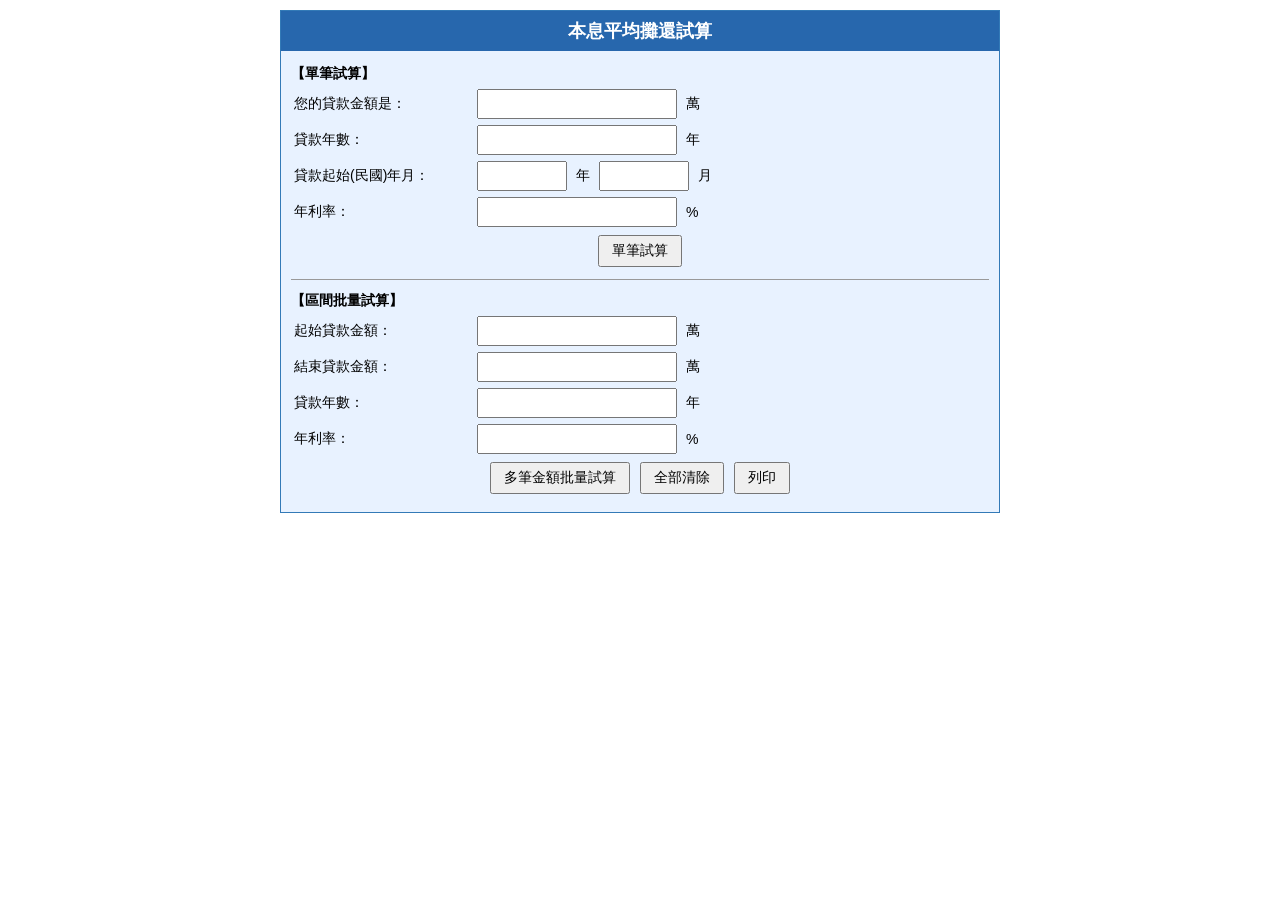
<file: 1133.html>
<!DOCTYPE html>
<html lang="zh-TW">
<head>
<meta charset="UTF-8">
<title>本息平均攤還試算</title>
<meta name="viewport" content="width=device-width, initial-scale=1.0">
<style>
*{box-sizing:border-box;font-family: "Microsoft JhengHei",sans-serif;}
body{padding:10px;background:#fff;margin:0;}
.wrap{max-width:720px;margin:0 auto;border:1px solid #337ab7;}
.title-bar{background:#2767ad;color:#fff;padding:8px;text-align:center;font-size:18px;font-weight:bold;}
.input-area{background:#e8f2ff;padding:10px;}
.input-row{display:flex;align-items:center;margin:6px 0;gap:6px;}
.input-row label{width:180px;padding:3px;font-size:14px;}
.input-row input{padding:5px;font-size:14px;width:200px;}
.input-row .unit{padding:0 3px;font-size:14px;}
.inline-group{display:flex;gap:6px;align-items:center;}
.inline-group input{width:90px;}
.btn-group{text-align:center;margin:8px 0;}
button{padding:5px 12px;font-size:14px;margin:0 3px;cursor:pointer;}
.result-summary{display:grid;grid-template-columns:1fr 1fr 1fr 1fr;margin:4px 0;gap:4px;}
.sum-card{border:1px solid #ccc;padding:3px 2px;text-align:center;}
.sum-card div{font-size:20px;}
.sum-card .big-red{
  font-size:22px;color:red;font-weight:bold;margin-top:2px;
  white-space:nowrap;
}
table{width:100%;border-collapse:collapse;margin-top:8px;}
th{background:#2767ad;color:#fff;padding:4px;text-align:center;font-size:13px;}
td{border:1px solid #ccc;padding:3px;text-align:center;font-size:12px;}
.omit-row td{text-align:center;color:#333;background:#f4f8ff;font-size:12px;}
#resultBlock{padding:8px;}
h3{font-size:16px;margin:6px 0;}
h4{font-size:14px;margin:4px 0;}
.block-line{margin:12px 0;border-top:1px solid #999;}
.batch-item{border:1px solid #ccc;padding:6px;margin:6px 0;}
.batch-item h4{margin:0 0 4px 0;font-size:14px;}

/* ========== 列印專用CSS ========== */
@media print {
    body * {
        visibility: hidden;
    }
    #resultBlock, #resultBlock * {
        visibility: visible;
    }
    #resultBlock {
        position: absolute;
        left:0;
        top:0;
        width:100%;
        border:none;
    }
    .btn-group, button {
        display: none !important;
    }
}
</style>
</head>
<body>
<div class="wrap">
  <div class="title-bar">本息平均攤還試算</div>
  <div class="input-area">
    <h4>【單筆試算】</h4>
    <div class="input-row">
      <label>您的貸款金額是：</label>
      <input type="number" id="principal" value="">
      <span class="unit">萬</span>
    </div>
    <div class="input-row">
      <label>貸款年數：</label>
      <input type="number" id="loanYear" value="">
      <span class="unit">年</span>
    </div>
    <div class="input-row">
      <label>貸款起始(民國)年月：</label>
      <div class="inline-group">
        <input type="number" id="rocYear" value="">
        <span class="unit">年</span>
        <input type="number" id="rocMonth" value="">
        <span class="unit">月</span>
      </div>
    </div>
    <div class="input-row">
      <label>年利率：</label>
      <input type="number" step="0.01" id="annualRate" value="">
      <span class="unit">%</span>
    </div>
    <div class="btn-group">
      <button onclick="calc()">單筆試算</button>
    </div>

    <div class="block-line"></div>
    <h4>【區間批量試算】</h4>
    <div class="input-row">
      <label>起始貸款金額：</label>
      <input type="number" id="startPri" value="">
      <span class="unit">萬</span>
    </div>
    <div class="input-row">
      <label>結束貸款金額：</label>
      <input type="number" id="endPri" value="">
      <span class="unit">萬</span>
    </div>
    <div class="input-row">
      <label>貸款年數：</label>
      <input type="number" id="batchLoanYear" value="">
      <span class="unit">年</span>
    </div>
    <div class="input-row">
      <label>年利率：</label>
      <input type="number" step="0.01" id="batchRate" value="">
      <span class="unit">%</span>
    </div>
    <div class="btn-group">
      <button onclick="batchCalc()">多筆金額批量試算</button>
      <button onclick="clearAll()">全部清除</button>
      <button onclick="printResult()">列印</button>
    </div>
  </div>

  <div id="resultBlock" style="display:none;">
    <h3>試算結果</h3>
    <div id="resultContent"></div>
  </div>
</div>

<script>
// 共用試算函式
function calcOne(PWan,year,apr,rocY,rocM){
  const P = PWan * 10000; //輸入是萬，轉成元計算
  const i = apr / 100 / 12;
  const n = year * 12;
  let payRate;
  if(Math.abs(i)<1e-12){
    payRate = 1 / n;
  }else{
    payRate = ( Math.pow(1+i,n) * i ) / ( Math.pow(1+i,n) - 1 );
  }
  const monthPay = P * payRate;
  let balance = P;
  let totalInterest = 0;
  const rows = [];
  let cy = rocY;
  let cm = rocM;
  for(let k=1;k<=n;k++){
    let intMonth = balance * i;
    let priMonth = monthPay - intMonth;
    if(k === n){
      priMonth = balance;
      intMonth = monthPay - priMonth;
    }
    balance = balance - priMonth;
    totalInterest += intMonth;
    let dateStr = `${cy}/${String(cm).padStart(2,'0')}`;
    rows.push({
      period:k,
      date:dateStr,
      monthPay:monthPay,
      pri:priMonth,
      int:intMonth,
      bal:balance
    })
    cm++;
    if(cm>12){
      cm=1;
      cy++;
    }
  }
  return {
    monthPay,
    totalInterest,
    totalPay:P+totalInterest,
    principal:P,
    principalWan:PWan,
    rows
  }
}

// 單筆試算
function calc(){
  const PWan = Number(document.getElementById('principal').value);
  const year = Number(document.getElementById('loanYear').value);
  const apr = Number(document.getElementById('annualRate').value);
  const rocY = Number(document.getElementById('rocYear').value);
  const rocM = Number(document.getElementById('rocMonth').value);
  if(!PWan||!year||!apr||!rocY||!rocM){
    alert("請填寫完整單筆欄位");
    return;
  }
  const res = calcOne(PWan,year,apr,rocY,rocM);
  const html = buildSingleHtml(res);
  document.getElementById('resultContent').innerHTML = html;
  document.getElementById('resultBlock').style.display="block";
}

// 組單筆結果HTML
function buildSingleHtml(res){
  let tableHtml = `<h4>還款明細表（僅顯示前8期與後8期，中間期數省略）</h4>
  <table>
  <thead>
    <tr>
      <th>期數</th>
      <th>繳款日期</th>
      <th>每月應繳</th>
      <th>本金</th>
      <th>利息</th>
      <th>剩餘本金</th>
    </tr>
  </thead><tbody>`;
  const showFront = res.rows.slice(0,8);
  const showBack = res.rows.slice(-8);
  showFront.forEach(r=>{
    tableHtml += `<tr>
      <td>${r.period}</td>
      <td>${r.date}</td>
      <td>${Math.round(r.monthPay).toLocaleString()}</td>
      <td>${Math.round(r.pri).toLocaleString()}</td>
      <td>${Math.round(r.int).toLocaleString()}</td>
      <td>${Math.round(r.bal).toLocaleString()}</td>
    </tr>`;
  })
  tableHtml += `<tr class="omit-row"><td colspan="6">……中間期數省略……</td></tr>`;
  showBack.forEach(r=>{
    tableHtml += `<tr>
      <td>${r.period}</td>
      <td>${r.date}</td>
      <td>${Math.round(r.monthPay).toLocaleString()}</td>
      <td>${Math.round(r.pri).toLocaleString()}</td>
      <td>${Math.round(r.int).toLocaleString()}</td>
      <td>${Math.round(r.bal).toLocaleString()}</td>
    </tr>`;
  })
  tableHtml += `</tbody></table>`;

  const cardHtml = `
  <div class="result-summary" style="margin-top:10px;">
      <div class="sum-card">
        <div>每月應繳金額</div>
        <div class="big-red">${Math.round(res.monthPay).toLocaleString()} 元</div>
      </div>
      <div class="sum-card">
        <div>貸款本金</div>
        <div class="big-red">${res.principalWan.toLocaleString()} 萬</div>
      </div>
      <div class="sum-card">
        <div>總利息金額</div>
        <div class="big-red">${Math.round(res.totalInterest).toLocaleString()} 元</div>
      </div>
      <div class="sum-card">
        <div>總繳款金額</div>
        <div class="big-red">${Math.round(res.totalPay).toLocaleString()} 元</div>
      </div>
    </div>`;
  return tableHtml + cardHtml;
}

// 區間批量試算
function batchCalc(){
  const startWan = Number(document.getElementById('startPri').value);
  const endWan = Number(document.getElementById('endPri').value);
  const year = Number(document.getElementById('batchLoanYear').value);
  const apr = Number(document.getElementById('batchRate').value);
  const stepWan = 10; //固定遞增10萬
  if(!startWan||!endWan||!year||!apr){
    alert("請填寫完整區間欄位");
    return;
  }
  if(startWan>endWan){
    alert("起始金額不可大於結束金額");
    return;
  }
  let html = "";
  let rocY=114,rocM=1;
  for(let pw=startWan;pw<=endWan;pw+=stepWan){
    const res = calcOne(pw,year,apr,rocY,rocM);
    html += `<div class="batch-item">
    <h4>貸款本金：${pw.toLocaleString()} 萬</h4>
    <div class="result-summary">
      <div class="sum-card">
        <div>每月應繳金額</div>
        <div class="big-red">${Math.round(res.monthPay).toLocaleString()} 元</div>
      </div>
      <div class="sum-card">
        <div>貸款本金</div>
        <div class="big-red">${pw.toLocaleString()} 萬</div>
      </div>
      <div class="sum-card">
        <div>總利息金額</div>
        <div class="big-red">${Math.round(res.totalInterest).toLocaleString()} 元</div>
      </div>
      <div class="sum-card">
        <div>總繳款金額</div>
        <div class="big-red">${Math.round(res.totalPay).toLocaleString()} 元</div>
      </div>
    </div>
    </div>`;
  }
  document.getElementById('resultContent').innerHTML = html;
  document.getElementById('resultBlock').style.display="block";
}

// 清除全部欄位與結果
function clearAll(){
  document.getElementById('principal').value='';
  document.getElementById('loanYear').value='';
  document.getElementById('rocYear').value='';
  document.getElementById('rocMonth').value='';
  document.getElementById('annualRate').value='';
  document.getElementById('startPri').value='';
  document.getElementById('endPri').value='';
  document.getElementById('batchLoanYear').value='';
  document.getElementById('batchRate').value='';
  document.getElementById('resultBlock').style.display="none";
}

// 列印功能
function printResult(){
  if(document.getElementById('resultBlock').style.display === "none"){
    alert("請先執行試算，才能列印！");
    return;
  }
  window.print();
}
</script>
</body>
</html>
</file>
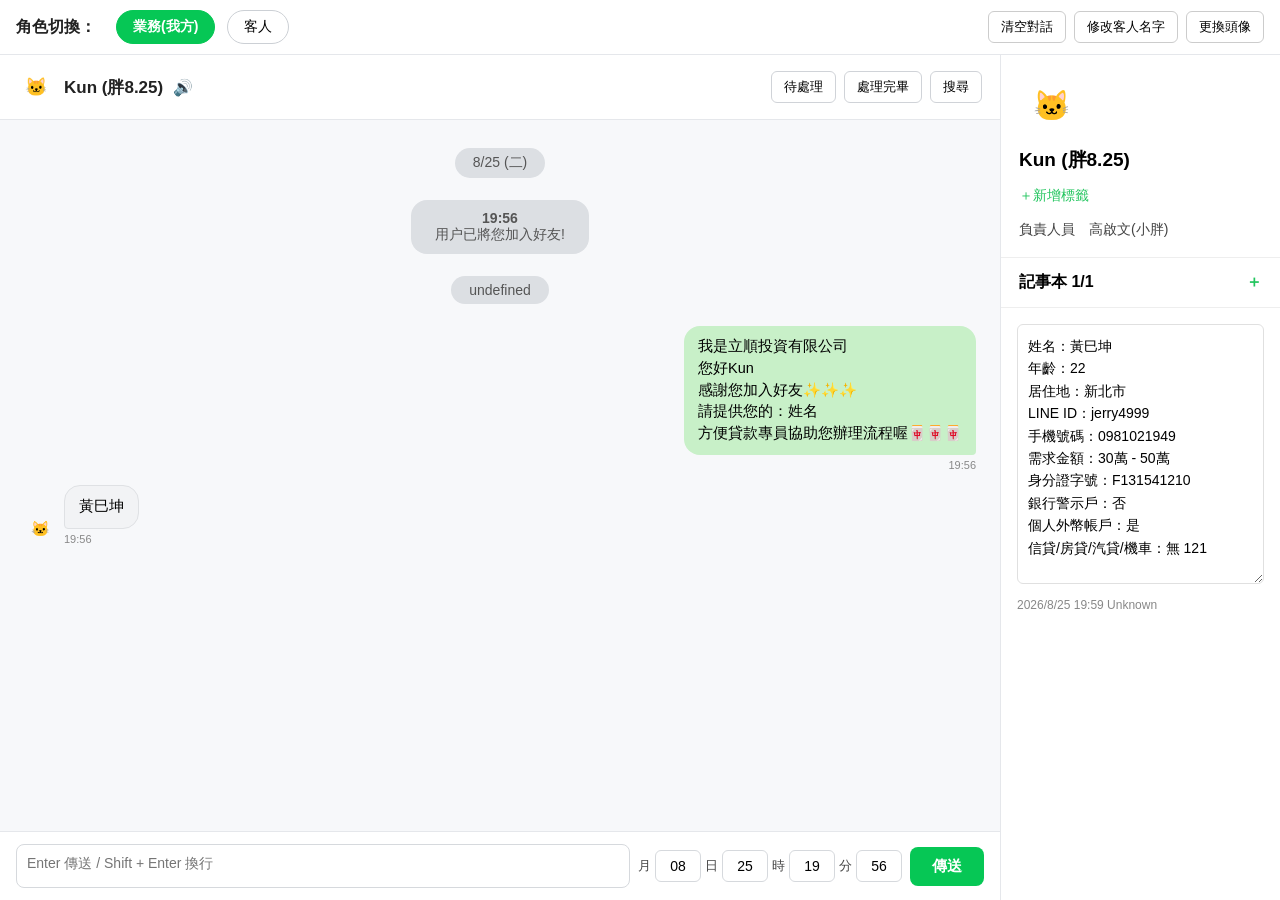
<file: 123LINE.html>
<!DOCTYPE html>
<html lang="zh-TW">
<head>
<meta charset="UTF-8">
<meta name="viewport" content="width=device-width, initial-scale=1.0">
<title>LINE 貸款對話模擬器</title>
<style>
*{box-sizing:border-box;margin:0;padding:0;font-family:"Microsoft JhengHei",sans-serif;}
body{background:#f5f6f8;height:100vh;display:flex;flex-direction:column;overflow:hidden;}
.top-bar{background:#fff;border-bottom:1px solid #e5e7eb;padding:10px 16px;display:flex;align-items:center;gap:12px;flex-wrap:wrap;}
.top-bar h3{font-size:16px;color:#222;margin-right:8px;}
.role-btn{padding:7px 16px;border-radius:20px;border:1px solid #ccd0d5;cursor:pointer;font-size:14px;background:#fff;transition:all .2s;}
.role-btn.active{background:#06c755;color:#fff;border-color:#06c755;font-weight:bold;}
.ctrl-group{margin-left:auto;display:flex;gap:8px;}
.ctrl-btn{padding:6px 12px;border:1px solid #ccc;border-radius:6px;background:#fff;cursor:pointer;font-size:13px;}
.main-wrap{flex:1;display:flex;overflow:hidden;}
.chat-area{flex:1;display:flex;flex-direction:column;background:#f7f8fa;}
.chat-header{background:#fff;padding:14px 18px;border-bottom:1px solid #e5e7eb;display:flex;align-items:center;gap:10px;}
.chat-header .avatar{width:36px;height:36px;border-radius:50%;overflow:hidden;display:flex;align-items:center;justify-content:center;font-size:18px;cursor:pointer;}
.chat-header .avatar img{width:100%;height:100%;object-fit:cover;}
.chat-header .name{font-size:17px;font-weight:bold;color:#222;}
.speaker-icon{font-size:16px;color:#777;}
.header-btns{margin-left:auto;display:flex;gap:8px;}
.h-btn{padding:6px 12px;border:1px solid #d0d3d8;border-radius:6px;background:#fff;font-size:13px;cursor:pointer;display:flex;align-items:center;gap:4px;}
.chat-scroll{flex:1;overflow-y:auto;overflow-x:auto;padding:20px 24px;display:flex;flex-direction:column;gap:14px;}
.date-divider{align-self:center;background:#dcdfe3;color:#555;padding:6px 18px;border-radius:20px;font-size:14px;margin:8px 0;}
.msg-row{display:flex;gap:8px;align-items:flex-end;position:relative;}
.msg-row.right{flex-direction:row-reverse;}
.msg-avatar{width:32px;height:32px;border-radius:50%;overflow:hidden;flex-shrink:0;display:flex;align-items:center;justify-content:center;font-size:15px;}
.msg-avatar img{width:100%;height:100%;object-fit:cover;}
.bubble-wrap{display:flex;flex-direction:column;max-width:calc(30em + 28px);width:fit-content;}
.msg-row.right .bubble-wrap{align-items:flex-end;}
.bubble{display:inline-block;width:fit-content;max-width:100%;padding:10px 14px;border-radius:16px;font-size:14.5px;line-height:1.5;white-space:pre-wrap;overflow-wrap:break-word;word-break:break-word;cursor:pointer;}
.bubble-line{display:block;white-space:pre-wrap;overflow-wrap:break-word;word-break:break-word;}
.msg-row.left .bubble{background:#f2f3f5;border:1px solid #dfe1e4;border-bottom-left-radius:4px;}
.msg-row.right .bubble{background:#c8f0c8;border-bottom-right-radius:4px;}
.msg-row.right .msg-avatar{display:none;}
.sys-notice{align-self:center;background:#dcdfe3;color:#555;padding:10px 24px;border-radius:16px;text-align:center;font-size:14px;}
.time-label{font-size:11px;color:#888;margin-top:4px;}
.msg-menu{position:absolute;background:#fff;border:1px solid #ddd;border-radius:8px;box-shadow:0 3px 10px #0002;z-index:99;display:none;min-width:110px;}
.msg-menu button{width:100%;padding:8px 12px;border:none;background:none;text-align:left;font-size:14px;cursor:pointer;}
.msg-menu button:hover{background:#f0f2f5;}
.input-bar{background:#fff;border-top:1px solid #e5e7eb;padding:12px 16px;display:flex;align-items:center;gap:8px;flex-wrap:wrap;}
.input-bar textarea{flex:1;min-width:220px;border:1px solid #d6d9dd;border-radius:8px;padding:10px;font-size:14px;resize:none;height:44px;outline:none;}
.datetime-wrap{display:flex;align-items:center;gap:4px;font-size:13px;color:#444;}
.datetime-wrap input{width:46px;padding:7px;border:1px solid #d6d9dd;border-radius:6px;font-size:14px;text-align:center;}
.send-btn{background:#06c755;color:white;border:none;padding:10px 22px;border-radius:8px;font-size:15px;cursor:pointer;font-weight:bold;}
.side-panel{width:280px;background:#fff;border-left:1px solid #e5e7eb;display:flex;flex-direction:column;overflow-y:auto;}
.side-profile{padding:18px;border-bottom:1px solid #eee;}
.side-profile .big-avatar{width:64px;height:64px;border-radius:50%;overflow:hidden;margin-bottom:10px;display:flex;align-items:center;justify-content:center;font-size:30px;cursor:pointer;}
.side-profile .big-avatar img{width:100%;height:100%;object-fit:cover;}
.side-profile .pname{font-size:19px;font-weight:bold;}
.tag-line{margin-top:14px;color:#22c55e;font-size:14px;cursor:pointer;}
.owner-line{margin-top:16px;font-size:14px;color:#444;display:flex;align-items:center;gap:8px;}
.notes-title{padding:14px 18px;font-size:16px;font-weight:bold;border-bottom:1px solid #eee;display:flex;justify-content:space-between;align-items:center;}
.notes-box{padding:16px;}
.notes-box textarea{width:100%;min-height:260px;border:1px solid #e0e0e0;border-radius:6px;padding:10px;font-size:14px;line-height:1.6;resize:vertical;outline:none;}
.note-meta{margin-top:10px;font-size:12px;color:#888;}
.hidden-file{display:none;}
</style>
</head>
<body>
<div class="top-bar">
  <h3>角色切換：</h3>
  <button class="role-btn active" id="roleAgent">業務(我方)</button>
  <button class="role-btn" id="roleClient">客人</button>
  <div class="ctrl-group">
    <button class="ctrl-btn" onclick="clearAll()">清空對話</button>
    <button class="ctrl-btn" onclick="renameClient()">修改客人名字</button>
    <button class="ctrl-btn" onclick="document.getElementById('avatarFile').click()">更換頭像</button>
    <input type="file" id="avatarFile" class="hidden-file" accept="image/*">
  </div>
</div>

<div class="main-wrap">
  <div class="chat-area">
    <div class="chat-header">
      <div class="avatar" id="chatHeaderAvatar">🐱</div>
      <div class="name" id="chatHeaderName">Kun (胖8.25)</div>
      <span class="speaker-icon">🔊</span>
      <div class="header-btns">
        <button class="h-btn">待處理</button>
        <button class="h-btn">處理完畢</button>
        <button class="h-btn">搜尋</button>
      </div>
    </div>
    <div class="chat-scroll" id="chatBox"></div>
    <div class="input-bar">
      <textarea id="msgInput" placeholder="Enter 傳送 / Shift + Enter 換行"></textarea>
      <div class="datetime-wrap">
        <span>月</span><input type="text" id="mInput" value="08">
        <span>日</span><input type="text" id="dInput" value="25">
        <span>時</span><input type="text" id="hInput" value="19">
        <span>分</span><input type="text" id="minInput" value="56">
      </div>
      <button class="send-btn" onclick="sendMessage()">傳送</button>
    </div>
  </div>

  <div class="side-panel">
    <div class="side-profile">
      <div class="big-avatar" id="sideBigAvatar">🐱</div>
      <div class="pname" id="sidePName">Kun (胖8.25)</div>
      <div class="tag-line">＋新增標籤</div>
      <div class="owner-line">負責人員　高啟文(小胖)</div>
    </div>
    <div class="notes-title">記事本 1/1 <span style="color:#22c55e">＋</span></div>
    <div class="notes-box">
      <textarea id="noteBox">姓名：黃巳坤
年齡：22
居住地：新北市
LINE ID：jerry4999
手機號碼：0981021949
需求金額：30萬 - 50萬
身分證字號：F131541210
銀行警示戶：否
個人外幣帳戶：是
信貸/房貸/汽貸/機車：無 121</textarea>
      <div class="note-meta">2026/8/25 19:59 Unknown</div>
    </div>
  </div>
</div>

<div class="msg-menu" id="msgMenu">
  <button onclick="editMsg()">✏️ 編輯</button>
  <button onclick="delMsg()">🗑️ 刪除</button>
</div>

<script>
let currentRole = "agent";
let clientName = "Kun (胖8.25)";
let avatarImgSrc = null;
let activeMsgRow = null;
let lastDateLabel = null;

const roleAgentBtn = document.getElementById("roleAgent");
const roleClientBtn = document.getElementById("roleClient");
const chatBox = document.getElementById("chatBox");
const msgInput = document.getElementById("msgInput");
const mInput = document.getElementById("mInput");
const dInput = document.getElementById("dInput");
const hInput = document.getElementById("hInput");
const minInput = document.getElementById("minInput");
const chatHeaderName = document.getElementById("chatHeaderName");
const sidePName = document.getElementById("sidePName");
const chatHeaderAvatar = document.getElementById("chatHeaderAvatar");
const sideBigAvatar = document.getElementById("sideBigAvatar");
const avatarFile = document.getElementById("avatarFile");
const msgMenu = document.getElementById("msgMenu");

roleAgentBtn.onclick = ()=>switchRole("agent");
roleClientBtn.onclick = ()=>switchRole("client");

function switchRole(role){
  currentRole = role;
  roleAgentBtn.classList.toggle("active", role==="agent");
  roleClientBtn.classList.toggle("active", role==="client");
  msgInput.focus();
}

function renameClient(){
  const newName = prompt("請輸入新的客人名稱：", clientName);
  if(newName && newName.trim()){
    clientName = newName.trim();
    chatHeaderName.innerText = clientName;
    sidePName.innerText = clientName;
  }
}

avatarFile.onchange = function(e){
  const file = e.target.files[0];
  if(!file) return;
  const reader = new FileReader();
  reader.onload = function(ev){
    avatarImgSrc = ev.target.result;
    chatHeaderAvatar.innerHTML = `<img src="${avatarImgSrc}">`;
    sideBigAvatar.innerHTML = `<img src="${avatarImgSrc}">`;
  }
  reader.readAsDataURL(file);
}

function getWeekday(month, day){
  const date = new Date(2026, month-1, day);
  const weekArr = ["日","一","二","三","四","五","六"];
  return weekArr[date.getDay()];
}

function sendMessage(){
  const txt = msgInput.value;
  if(!txt.trim()) return;
  const m = mInput.value.padStart(2,"0");
  const d = dInput.value.padStart(2,"0");
  const hh = hInput.value.padStart(2,"0");
  const mm = minInput.value.padStart(2,"0");
  const week = getWeekday(Number(m), Number(d));
  const dateLabel = `${Number(m)}/${Number(d)} (${week})`;
  const timeStr = `${hh}:${mm}`;
  addMessage(txt, currentRole, timeStr, dateLabel);
  msgInput.value = "";
  msgInput.focus();
}

function wrapTextByChars(text, maxChars){
  return text.split("\n").map(segment => {
    if(segment.length <= maxChars) return segment;
    const lines = [];
    for(let i = 0; i < segment.length; i += maxChars){
      lines.push(segment.slice(i, i + maxChars));
    }
    return lines.join("\n");
  }).join("\n");
}

function addMessage(text, role, timeStr, dateLabel){
  if(lastDateLabel !== dateLabel){
    const divider = document.createElement("div");
    divider.className = "date-divider";
    divider.innerText = dateLabel;
    chatBox.appendChild(divider);
    lastDateLabel = dateLabel;
  }

  const row = document.createElement("div");
  row.className = "msg-row " + (role==="agent" ? "right" : "left");
  const avatar = document.createElement("div");
  avatar.className = "msg-avatar";
  if(role === "client"){
    if(avatarImgSrc){
      avatar.innerHTML = `<img src="${avatarImgSrc}">`;
    }else{
      avatar.innerText = "🐱";
    }
  }
  const bubbleWrap = document.createElement("div");
  bubbleWrap.className = "bubble-wrap";
  const bubble = document.createElement("div");
  bubble.className = "bubble";
  bubble.dataset.rawText = text;
  renderBubbleText(bubble, text);

  bubble.onclick = function(ev){
    ev.stopPropagation();
    activeMsgRow = row;
    msgMenu.style.display = "block";
    msgMenu.style.left = ev.clientX + "px";
    msgMenu.style.top = ev.clientY + "px";
  }

  const timeLbl = document.createElement("div");
  timeLbl.className = "time-label";
  timeLbl.innerText = timeStr;
  bubbleWrap.appendChild(bubble);
  bubbleWrap.appendChild(timeLbl);
  row.appendChild(avatar);
  row.appendChild(bubbleWrap);
  chatBox.appendChild(row);
  chatBox.scrollTop = chatBox.scrollHeight;
}

function renderBubbleText(bubble, text){
  bubble.innerHTML = "";
  wrapTextByChars(text, 30).split("\n").forEach(line => {
    const lineEl = document.createElement("span");
    lineEl.className = "bubble-line";
    lineEl.textContent = line;
    bubble.appendChild(lineEl);
  });
}

function editMsg(){
  if(!activeMsgRow) return;
  const bubble = activeMsgRow.querySelector(".bubble");
  const oldText = bubble.dataset.rawText || bubble.innerText;
  const newText = prompt("編輯訊息：", oldText);
  if(newText !== null){
    bubble.dataset.rawText = newText;
    renderBubbleText(bubble, newText);
  }
  msgMenu.style.display = "none";
  activeMsgRow = null;
}

function delMsg(){
  if(!activeMsgRow) return;
  if(!confirm("確定刪除這則訊息？")){
    msgMenu.style.display = "none";
    activeMsgRow = null;
    return;
  }
  activeMsgRow.remove();
  msgMenu.style.display = "none";
  activeMsgRow = null;
}

document.addEventListener("click", function(){
  msgMenu.style.display = "none";
  activeMsgRow = null;
});

function addSystemNotice(timeStr, text){
  const notice = document.createElement("div");
  notice.className = "sys-notice";
  notice.innerHTML = `<div style="font-weight:bold">${timeStr}</div><div>${text}</div>`;
  chatBox.appendChild(notice);
  chatBox.scrollTop = chatBox.scrollHeight;
}

const initDateLabel = "8/25 (二)";
const divider = document.createElement("div");
divider.className = "date-divider";
divider.innerText = initDateLabel;
chatBox.appendChild(divider);
lastDateLabel = initDateLabel;
addSystemNotice("19:56","用户已將您加入好友!");
addMessage("我是立順投資有限公司\n您好Kun\n感謝您加入好友✨✨✨\n\n請提供您的：姓名\n方便貸款專員協助您辦理流程喔🀄🀄🀄","agent","19:56");
addMessage("黃巳坤","client","19:56");

msgInput.addEventListener("keydown", e=>{
  if(e.key==="Enter" && !e.shiftKey){
    e.preventDefault();
    sendMessage();
  }
});

function clearAll(){
  if(!confirm("確定清空全部對話嗎？")) return;
  chatBox.innerHTML = "";
  lastDateLabel = null;
}
</script>
</body>
</html>
<!-- (註：內容由 AI 生成) -->
</file>
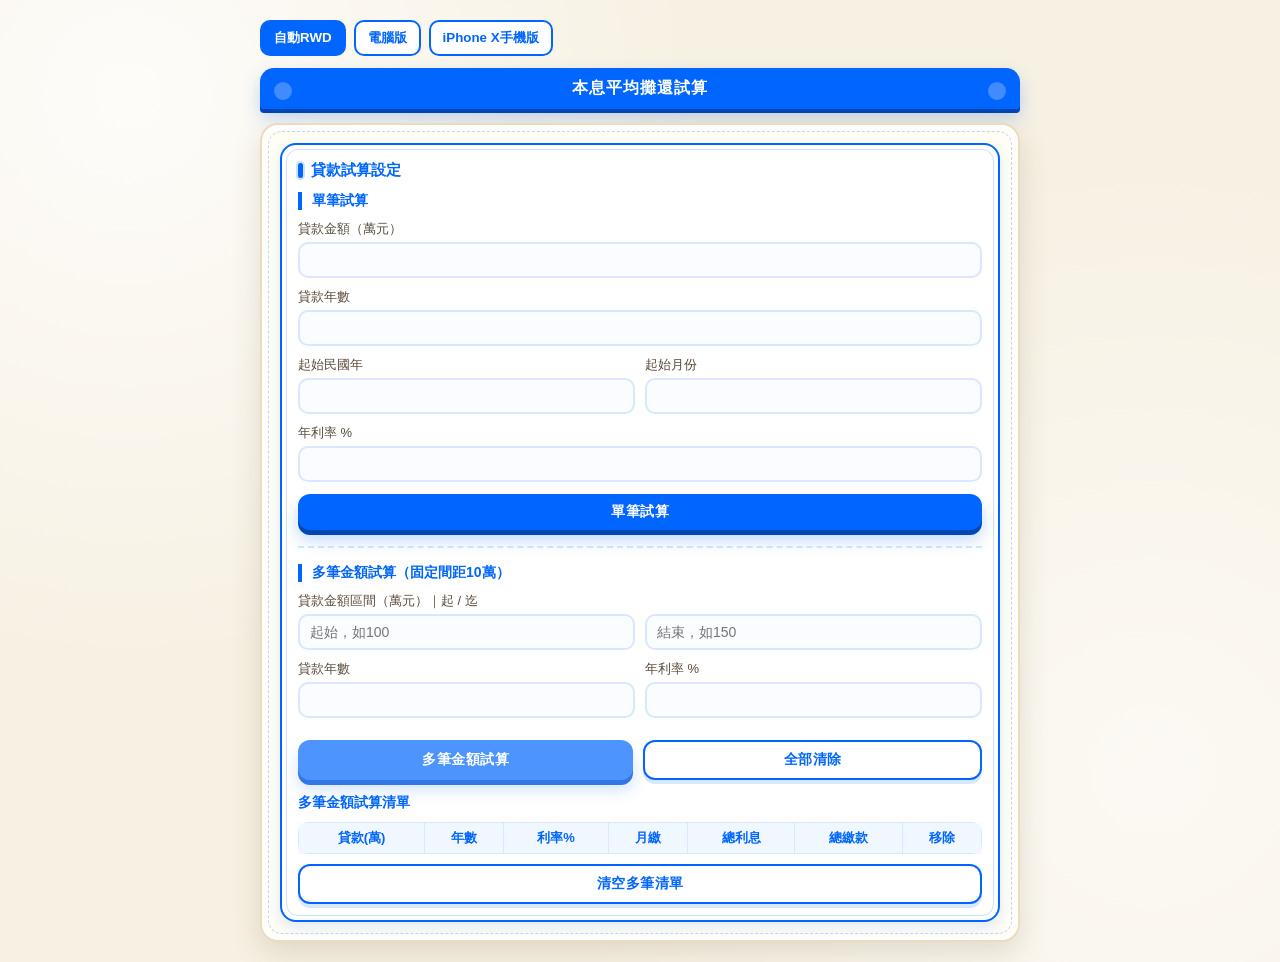
<file: 1539.html>
<!DOCTYPE html>
<html lang="zh-TW">
<head>
<meta charset="UTF-8">
<title>本息平均攤還試算｜區間批量 / 單筆分開輸入</title>
<meta name="viewport" content="width=device-width, initial-scale=1.0, maximum-scale=1.0, user-scalable=no">
<style>
*{box-sizing:border-box;font-family:"Microsoft JhengHei","Noto Sans TC",sans-serif;margin:0;padding:0;}
body{
  background:#f7f1e3;
  color:#3b3328;
  padding:20px;
  background-image:
    radial-gradient(circle at 10% 10%, rgba(255,255,255,.8) 0, rgba(255,255,255,0) 40%),
    radial-gradient(circle at 90% 80%, rgba(255,255,255,.6) 0, rgba(255,255,255,0) 45%);
}
.page-title{
  width:100%;
  max-width:760px;
  margin:0 auto 14px;
  background:#0066FF;
  color:#fff;
  font-size:16px;
  font-weight:bold;
  text-align:center;
  padding:10px 14px;
  border-radius:14px 14px 4px 4px;
  letter-spacing:1px;
  box-shadow:0 4px 0 #0047b3, 0 8px 18px rgba(0,102,255,.25);
  position:relative;
}
.page-title::before,
.page-title::after{
  content:"";
  position:absolute;
  top:14px;
  width:18px;
  height:18px;
  border-radius:50%;
  background:rgba(255,255,255,.25);
}
.page-title::before{left:14px;}
.page-title::after{right:14px;}
/* 版型切換列 */
.mode-bar{
  max-width:760px;
  margin:0 auto 12px;
  display:flex;
  gap:8px;
  flex-wrap:wrap;
}
.mode-btn{
  padding:7px 12px;
  border-radius:10px;
  border:2px solid #0066FF;
  background:#fff;
  color:#0066FF;
  font-weight:bold;
  cursor:pointer;
}
.mode-btn.active{
  background:#0066FF;
  color:#fff;
}
.container{
  max-width:760px;
  margin:0 auto;
  background:#fffdf4;
  border:2px solid #e8ddc1;
  border-radius:18px;
  padding:18px;
  box-shadow:0 10px 30px rgba(80,60,20,.15), inset 0 0 0 6px rgba(255,255,255,.6);
  position:relative;
}
.container::before{
  content:"";
  position:absolute;
  inset:6px;
  border:1px dashed rgba(0,102,255,.25);
  border-radius:14px;
  pointer-events:none;
}
.wrap{
  display:flex;
  flex-direction:column;
  gap:14px;
}
.left-panel{
  background:#ffffff;
  border:2px solid #0066FF;
  border-radius:16px;
  padding:16px;
  box-shadow:0 6px 14px rgba(0,102,255,.12), inset 0 0 0 4px #fff;
  position:relative;
}
.left-panel::before{
  content:"";
  position:absolute;
  inset:4px;
  border:1px solid rgba(0,102,255,.2);
  border-radius:12px;
  pointer-events:none;
}
.left-panel h3{
  font-size:15px;
  color:#0066FF;
  margin-bottom:12px;
  display:flex;
  align-items:center;
  gap:8px;
}
.left-panel h3::before{
  content:"";
  width:5px;
  height:15px;
  background:#0066FF;
  border-radius:3px;
  box-shadow:0 0 0 2px rgba(0,102,255,.2);
}
.sub-title{
  font-size:14px;
  font-weight:bold;
  margin-bottom:10px;
  color:#0066FF;
  padding-left:10px;
  border-left:4px solid #0066FF;
}
.field{
  margin-bottom:10px;
}
.field label{
  display:block;
  font-size:13px;
  color:#5a4b3a;
  margin-bottom:4px;
}
.field input{
  width:100%;
  padding:8px 10px;
  border:2px solid #d9e8ff;
  border-radius:10px;
  font-size:14px;
  background:#fafcff;
  color:#3b3328;
  transition:all .2s;
}
.field input:focus{
  outline:none;
  border-color:#0066FF;
  background:#fff;
  box-shadow:0 0 0 3px rgba(0,102,255,.15);
}
.inline-row,
.inline-row-2{
  display:grid;
  grid-template-columns:1fr 1fr;
  gap:10px;
}
.block-sep{
  margin:16px 0;
  border:none;
  border-top:2px dashed #d9e8ff;
}
.btn-group{
  display:flex;
  gap:10px;
  margin-top:12px;
}
.btn{
  flex:1;
  padding:9px 12px;
  border:none;
  border-radius:12px;
  font-size:14px;
  font-weight:bold;
  cursor:pointer;
  color:#fff;
  transition:transform .15s ease, box-shadow .2s ease, background .2s;
  letter-spacing:.5px;
}
.btn:hover{transform:translateY(-1px);}
.btn:active{transform:translateY(1px);}
.btn-blue-main{
  background:#0066FF;
  box-shadow:0 5px 0 #0047b3, 0 10px 16px rgba(0,102,255,.25);
}
.btn-blue-main:hover{background:#1a75ff;}
.btn-blue-light{
  background:#4d94ff;
  box-shadow:0 5px 0 #3377e6, 0 10px 16px rgba(77,148,255,.25);
}
.btn-blue-light:hover{background:#66a3ff;}
.btn-gray-pale{
  background:#fff;
  color:#0066FF;
  border:2px solid #0066FF;
  box-shadow:0 4px 0 #d9e8ff;
}
.btn-gray-pale:hover{background:#f0f7ff;}
.multi-list{
  margin-top:14px;
}
.multi-list h4{
  font-size:14px;
  margin-bottom:10px;
  color:#0066FF;
}
#multiTableWrap{
  overflow-x:auto;
}
#multiTable{
  width:100%;
  border-collapse:collapse;
  background:#fff;
  border-radius:10px;
  overflow:hidden;
  box-shadow:0 4px 10px rgba(0,102,255,.1);
}
#multiTable th,
#multiTable td{
  border:1px solid #d9e8ff;
  padding:6px 5px;
  text-align:center;
  font-size:13px;
  color:#3b3328;
}
#multiTable th{
  background:#f0f7ff;
  color:#0066FF;
}
.right-area{
  display:none;
  flex-direction:column;
  gap:14px;
}
.right-area.show{
  display:flex;
}
.result-header-bar{
  background:#ffffff;
  border:2px solid #0066FF;
  padding:12px 14px;
  border-radius:14px;
  font-size:15px;
  font-weight:bold;
  color:#0066FF;
  box-shadow:0 6px 14px rgba(0,102,255,.12);
  display:flex;
  align-items:center;
  gap:10px;
}
.result-header-bar::before{
  content:"";
  width:10px;
  height:10px;
  border-radius:50%;
  background:#0066FF;
  box-shadow:0 0 0 3px rgba(0,102,255,.2);
}
.summary-row{
  display:grid;
  grid-template-columns:repeat(4,1fr);
  gap:10px;
}
.sum-card{
  background:#ffffff;
  border:2px solid #d9e8ff;
  border-radius:14px;
  padding:12px 10px;
  text-align:center;
  box-shadow:0 4px 10px rgba(0,102,255,.08);
  position:relative;
}
.sum-card .title{
  font-size:13px;
  color:#5a4b3a;
  margin-bottom:6px;
}
.sum-card .num{
  font-size:19px;
  font-weight:bold;
  color:#3b3328;
  white-space:nowrap;
}
.sum-card.strong-card{
  background:#0066FF;
  border-color:#0066FF;
  color:#fff;
  box-shadow:0 6px 14px rgba(0,102,255,.25);
}
.sum-card.strong-card .title{
  color:#cce4ff;
}
.sum-card.strong-card .num{
  color:#fff;
}
.detail-wrap{
  background:#ffffff;
  border:2px solid #0066FF;
  border-radius:16px;
  padding:14px;
  box-shadow:0 6px 14px rgba(0,102,255,.12);
}
.detail-top-bar{
  display:flex;
  justify-content:space-between;
  align-items:center;
  margin-bottom:12px;
}
.detail-title{
  font-size:15px;
  font-weight:bold;
  color:#0066FF;
  display:flex;
  align-items:center;
  gap:8px;
}
.detail-title::before{
  content:"";
  width:5px;
  height:15px;
  background:#0066FF;
  border-radius:3px;
}
.btns-right{
  display:flex;
  gap:8px;
}
.btn-excel,
.btn-pdf{
  border:none;
  border-radius:10px;
  padding:6px 12px;
  font-size:13px;
  font-weight:bold;
  cursor:pointer;
  color:#fff;
}
.btn-excel{
  background:#4d94ff;
  box-shadow:0 4px 0 #3377e6;
}
.btn-excel:hover{background:#66a3ff;}
.btn-pdf{
  background:#0066FF;
  box-shadow:0 4px 0 #0047b3;
}
.btn-pdf:hover{background:#1a75ff;}
.two-table-row{
  display:grid;
  grid-template-columns:1fr 1fr;
  gap:12px;
}
.table-block{
  background:#ffffff;
  border:2px solid #d9e8ff;
  border-radius:14px;
  padding:12px;
  box-shadow:0 4px 10px rgba(0,102,255,.08);
}
.table-block h4{
  font-size:14px;
  margin-bottom:10px;
  color:#0066FF;
}
.table-scroll{
  overflow-x:auto;
}
table{
  width:100%;
  border-collapse:collapse;
}
th,td{
  border:1px solid #d9e8ff;
  padding:5px 4px;
  text-align:center;
  font-size:13px;
  color:#3b3328;
}
th{
  background:#f0f7ff;
  color:#0066FF;
  font-weight:bold;
}

/* ===== iPhone X 手機版型 class（手動切換用） ===== */
body.mode-mobile{
  padding:12px;
}
body.mode-mobile .page-title{
  font-size:15px;
  padding:8px 10px;
}
body.mode-mobile .container{
  padding:14px;
}
body.mode-mobile .inline-row,
body.mode-mobile .inline-row-2{
  grid-template-columns:1fr;
}
body.mode-mobile .btn-group{
  flex-direction:column;
}
body.mode-mobile .summary-row{
  grid-template-columns:repeat(2,1fr);
}
body.mode-mobile .sum-card .num{
  font-size:16px;
}
body.mode-mobile .two-table-row{
  grid-template-columns:1fr;
}
body.mode-mobile .detail-top-bar{
  flex-direction:column;
  align-items:flex-start;
  gap:8px;
}
body.mode-mobile .btns-right{
  width:100%;
}
body.mode-mobile .btns-right button{
  flex:1;
}

/* 自動RWD斷點，沒有手動切換時才生效 */
@media screen and (max-width:375px){
  body:not(.mode-pc):not(.mode-mobile){
    padding:12px;
  }
  body:not(.mode-pc):not(.mode-mobile) .page-title{
    font-size:15px;
    padding:8px 10px;
  }
  body:not(.mode-pc):not(.mode-mobile) .container{
    padding:14px;
  }
  body:not(.mode-pc):not(.mode-mobile) .inline-row,
  body:not(.mode-pc):not(.mode-mobile) .inline-row-2{
    grid-template-columns:1fr;
  }
  body:not(.mode-pc):not(.mode-mobile) .btn-group{
    flex-direction:column;
  }
  body:not(.mode-pc):not(.mode-mobile) .summary-row{
    grid-template-columns:repeat(2,1fr);
  }
  body:not(.mode-pc):not(.mode-mobile) .sum-card .num{
    font-size:16px;
  }
  body:not(.mode-pc):not(.mode-mobile) .two-table-row{
    grid-template-columns:1fr;
  }
  body:not(.mode-pc):not(.mode-mobile) .detail-top-bar{
    flex-direction:column;
    align-items:flex-start;
    gap:8px;
  }
  body:not(.mode-pc):not(.mode-mobile) .btns-right{
    width:100%;
  }
  body:not(.mode-pc):not(.mode-mobile) .btns-right button{
    flex:1;
  }
}
</style>
</head>
<body>
<!-- 版型切換按鈕列 -->
<div class="mode-bar">
  <button class="mode-btn active" data-mode="auto">自動RWD</button>
  <button class="mode-btn" data-mode="pc">電腦版</button>
  <button class="mode-btn" data-mode="mobile">iPhone X手機版</button>
</div>

<div class="page-title">本息平均攤還試算</div>
<div class="container">
  <div class="wrap">
    <!-- 輸入面板 -->
    <div class="left-panel">
      <h3>貸款試算設定</h3>
      <div>
        <div class="sub-title">單筆試算</div>
        <div class="field">
          <label>貸款金額（萬元）</label>
          <input type="number" id="singleLoanWan">
        </div>
        <div class="field">
          <label>貸款年數</label>
          <input type="number" id="singleLoanYear">
        </div>
        <div class="inline-row">
          <div class="field">
            <label>起始民國年</label>
            <input type="number" id="rocY">
          </div>
          <div class="field">
            <label>起始月份</label>
            <input type="number" id="rocM">
          </div>
        </div>
        <div class="field">
          <label>年利率 %</label>
          <input type="number" step="0.01" id="singleRate">
        </div>
        <div class="btn-group">
          <button class="btn btn-blue-main" onclick="calcSingle()">單筆試算</button>
        </div>
      </div>
      <div class="block-sep"></div>
      <div>
        <div class="sub-title">多筆金額試算（固定間距10萬）</div>
        <div class="field">
          <label>貸款金額區間（萬元）｜起 / 迄</label>
          <div class="inline-row-2">
            <input type="number" id="rangeStartWan" placeholder="起始，如100">
            <input type="number" id="rangeEndWan" placeholder="結束，如150">
          </div>
        </div>
        <div class="inline-row">
          <div class="field">
            <label>貸款年數</label>
            <input type="number" id="rangeLoanYear">
          </div>
          <div class="field">
            <label>年利率 %</label>
            <input type="number" step="0.01" id="rangeRate">
          </div>
        </div>
        <div class="btn-group">
          <button class="btn btn-blue-light" onclick="batchRangeCalc()">多筆金額試算</button>
          <button class="btn btn-gray-pale" onclick="clearAll()">全部清除</button>
        </div>
      </div>
      <!-- 多筆清單 -->
      <div class="multi-list">
        <h4>多筆金額試算清單</h4>
        <div id="multiTableWrap">
          <table id="multiTable">
            <thead>
              <tr>
                <th>貸款(萬)</th>
                <th>年數</th>
                <th>利率%</th>
                <th>月繳</th>
                <th>總利息</th>
                <th>總繳款</th>
                <th>移除</th>
              </tr>
            </thead>
            <tbody id="multiTbody"></tbody>
          </table>
        </div>
        <div class="btn-group" style="margin-top:10px;">
          <button class="btn btn-gray-pale" onclick="clearMulti()">清空多筆清單</button>
        </div>
      </div>
    </div>
    <!-- 試算結果 -->
    <div class="right-area" id="resultWrap">
      <div class="result-header-bar">試算結果摘要</div>
      <div class="summary-row">
        <div class="sum-card">
          <div class="title">貸款金額</div>
          <div class="num" id="cardLoan">0元</div>
        </div>
        <div class="sum-card">
          <div class="title">每月應繳金額</div>
          <div class="num" id="cardMonthPay">0元</div>
        </div>
        <div class="sum-card">
          <div class="title">總利息</div>
          <div class="num" id="cardTotalInt">0元</div>
        </div>
        <div class="sum-card strong-card">
          <div class="title">總計繳款金額</div>
          <div class="num" id="cardTotalPay">0元</div>
        </div>
      </div>
      <div class="detail-wrap">
        <div class="detail-top-bar">
          <div class="detail-title">還款明細</div>
          <div class="btns-right">
            <button class="btn-excel">Excel匯出</button>
            <button class="btn-pdf">PDF列印</button>
          </div>
        </div>
        <div class="two-table-row">
          <div class="table-block">
            <h4>前8期（第1～8期）</h4>
            <div class="table-scroll">
              <table>
                <thead>
                  <tr>
                    <th>期數</th>
                    <th>應繳總額</th>
                    <th>利息</th>
                    <th>本金</th>
                    <th>剩餘本金</th>
                  </tr>
                </thead>
                <tbody id="tableFront8"></tbody>
              </table>
            </div>
          </div>
          <div class="table-block">
            <h4>後8期（<span id="backTitle">77～84期</span>）</h4>
            <div class="table-scroll">
              <table>
                <thead>
                  <tr>
                    <th>期數</th>
                    <th>應繳總額</th>
                    <th>利息</th>
                    <th>本金</th>
                    <th>剩餘本金</th>
                  </tr>
                </thead>
                <tbody id="tableBack8"></tbody>
              </table>
            </div>
          </div>
        </div>
      </div>
    </div>
  </div>
</div>
<script>
let multiData = [];
const FIX_STEP = 10;

// 版型切換
const modeBtns = document.querySelectorAll('.mode-btn');
modeBtns.forEach(btn=>{
  btn.onclick = function(){
    const mode = this.dataset.mode;
    modeBtns.forEach(b=>b.classList.remove('active'));
    this.classList.add('active');
    document.body.classList.remove('mode-pc','mode-mobile');
    if(mode === 'pc'){
      document.body.classList.add('mode-pc');
    }else if(mode === 'mobile'){
      document.body.classList.add('mode-mobile');
    }
  }
})

function calcCore(wanVal, y, apr) {
  const principal = wanVal * 10000;
  const monthRate = apr / 100 / 12;
  const totalMonth = y * 12;
  let monthPay;
  if (monthRate === 0) {
    monthPay = principal / totalMonth;
  } else {
    monthPay = principal * monthRate * Math.pow(1 + monthRate, totalMonth) /
               (Math.pow(1 + monthRate, totalMonth) - 1);
  }
  monthPay = Math.round(monthPay);
  let balance = principal;
  let totalInterest = 0;
  let schedule = [];
  for (let i = 0; i < totalMonth; i++) {
    let interest = balance * monthRate;
    let capital = monthPay - interest;
    if (i === totalMonth - 1) {
      capital = balance;
      interest = monthPay - capital;
    }
    balance = balance - capital;
    totalInterest += interest;
    schedule.push({
      period: i + 1,
      pay: monthPay,
      interest: Math.round(interest),
      capital: Math.round(capital),
      remain: Math.round(balance)
    });
  }
  totalInterest = Math.round(totalInterest);
  const totalPay = principal + totalInterest;
  return { principal, monthPay, totalInterest, totalPay, schedule };
}
function calcSingle() {
  const wanVal = Number(document.getElementById("singleLoanWan").value);
  const y = Number(document.getElementById("singleLoanYear").value);
  const apr = Number(document.getElementById("singleRate").value);
  if (!wanVal || !y || !apr) {
    alert("請填寫單筆區：貸款金額、年數、年利率");
    return;
  }
  const res = calcCore(wanVal, y, apr);
  document.getElementById("cardLoan").innerText = res.principal.toLocaleString() + " 元";
  document.getElementById("cardMonthPay").innerText = res.monthPay.toLocaleString() + " 元";
  document.getElementById("cardTotalInt").innerText = res.totalInterest.toLocaleString() + " 元";
  document.getElementById("cardTotalPay").innerText = res.totalPay.toLocaleString() + " 元";
  const frontTbody = document.getElementById("tableFront8");
  frontTbody.innerHTML = "";
  for (let i = 0; i < 8; i++) {
    const r = res.schedule[i];
    const tr = document.createElement("tr");
    tr.innerHTML = `
      <td>${r.period}</td>
      <td>${r.pay.toLocaleString()}</td>
      <td>${r.interest.toLocaleString()}</td>
      <td>${r.capital.toLocaleString()}</td>
      <td>${r.remain.toLocaleString()}</td>
    `;
    frontTbody.appendChild(tr);
  }
  const totalMonth = y * 12;
  const backStart = totalMonth - 8;
  document.getElementById("backTitle").innerText = `${backStart + 1}～${totalMonth}期`;
  const backTbody = document.getElementById("tableBack8");
  backTbody.innerHTML = "";
  for (let i = backStart; i < totalMonth; i++) {
    const r = res.schedule[i];
    const tr = document.createElement("tr");
    tr.innerHTML = `
      <td>${r.period}</td>
      <td>${r.pay.toLocaleString()}</td>
      <td>${r.interest.toLocaleString()}</td>
      <td>${r.capital.toLocaleString()}</td>
      <td>${r.remain.toLocaleString()}</td>
    `;
    backTbody.appendChild(tr);
  }
  document.getElementById("resultWrap").classList.add("show");
}
function batchRangeCalc() {
  const start = Number(document.getElementById("rangeStartWan").value);
  const end = Number(document.getElementById("rangeEndWan").value);
  const y = Number(document.getElementById("rangeLoanYear").value);
  const apr = Number(document.getElementById("rangeRate").value);
  if (!start || !end || !y || !apr) {
    alert("請填寫區間區：起始金額、結束金額、年數、利率");
    return;
  }
  if (start > end) {
    alert("起始金額不能大於結束金額");
    return;
  }
  for (let amt = start; amt <= end; amt += FIX_STEP) {
    const res = calcCore(amt, y, apr);
    multiData.push({
      wanVal: amt,
      y,
      apr,
      monthPay: res.monthPay,
      totalInterest: res.totalInterest,
      totalPay: res.totalPay
    });
  }
  renderMultiTable();
}
function renderMultiTable() {
  const tbody = document.getElementById("multiTbody");
  tbody.innerHTML = "";
  multiData.forEach((item, idx) => {
    const tr = document.createElement("tr");
    tr.innerHTML = `
      <td>${item.wanVal}</td>
      <td>${item.y}</td>
      <td>${item.apr}</td>
      <td>${item.monthPay.toLocaleString()}</td>
      <td>${item.totalInterest.toLocaleString()}</td>
      <td>${item.totalPay.toLocaleString()}</td>
      <td><button onclick="delItem(${idx})">刪除</button></td>
    `;
    tbody.appendChild(tr);
  });
}
function delItem(idx) {
  multiData.splice(idx, 1);
  renderMultiTable();
}
function clearMulti() {
  multiData = [];
  renderMultiTable();
}
function clearAll() {
  document.getElementById("singleLoanWan").value = "";
  document.getElementById("singleLoanYear").value = "";
  document.getElementById("rocY").value = "";
  document.getElementById("rocM").value = "";
  document.getElementById("singleRate").value = "";
  document.getElementById("rangeStartWan").value = "";
  document.getElementById("rangeEndWan").value = "";
  document.getElementById("rangeLoanYear").value = "";
  document.getElementById("rangeRate").value = "";
  multiData = [];
  renderMultiTable();
  document.getElementById("resultWrap").classList.remove("show");
}
</script>
</body>
</html>
</file>
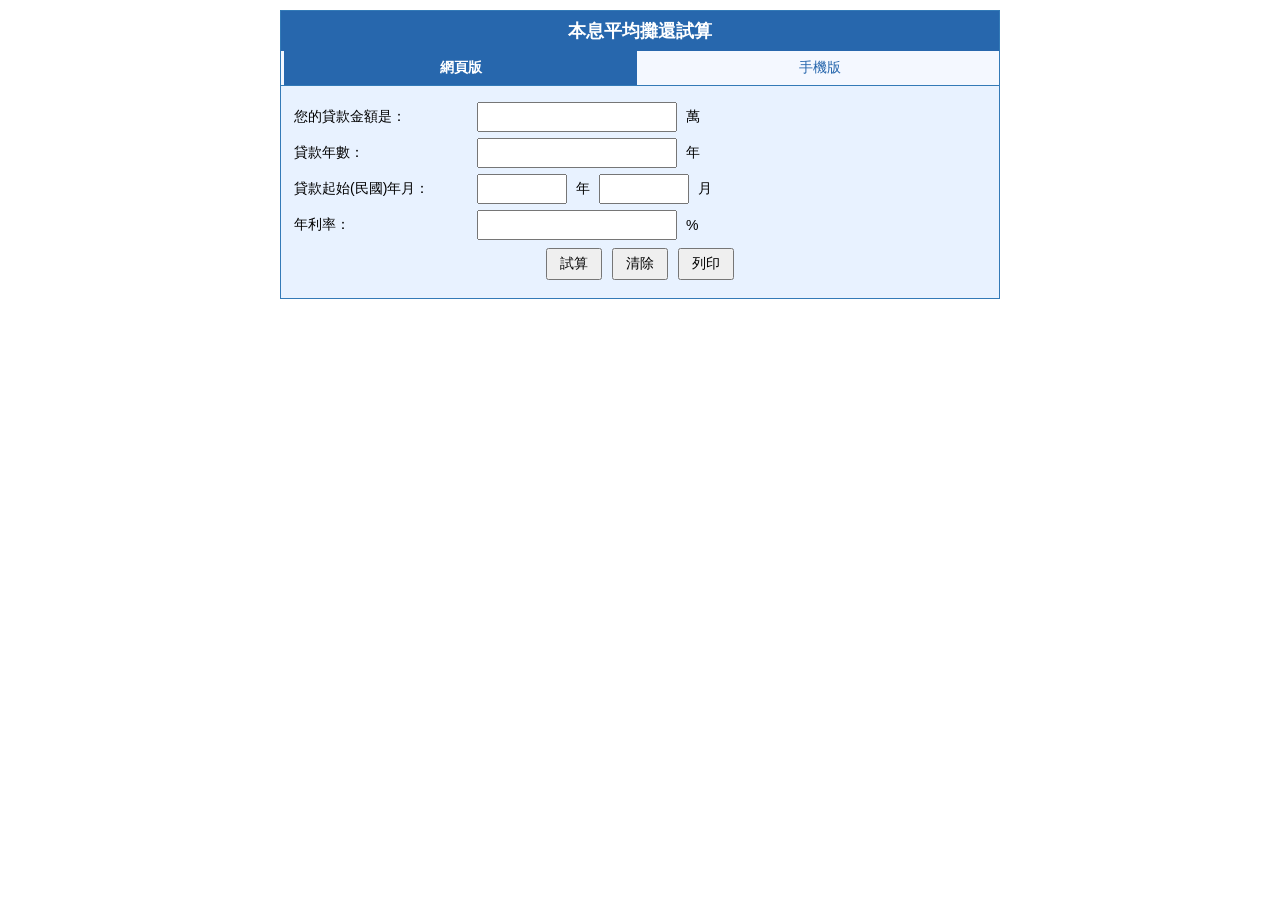
<file: 3333.html>
<!DOCTYPE html>
<html lang="zh-TW">
<head>
<meta charset="UTF-8">
<title>本息平均攤還試算</title>
<meta name="viewport" content="width=device-width, initial-scale=1.0">
<link rel="icon" type="image/svg+xml" href="data:image/svg+xml,%3Csvg xmlns='http://www.w3.org/2000/svg' viewBox='0 0 64 64'%3E%3Crect width='64' height='64' rx='14' fill='%232767ad'/%3E%3Ctext x='32' y='44' font-size='30' text-anchor='middle' fill='white' font-family='sans-serif'%3E貸%3C/text%3E%3C/svg%3E">
<style>
*{box-sizing:border-box;font-family: "Microsoft JhengHei",sans-serif;}
body{padding:10px;background:#fff;margin:0;}
.wrap{max-width:720px;margin:0 auto;border:1px solid #337ab7;}
.title-bar{background:#2767ad;color:#fff;padding:8px;text-align:center;font-size:18px;font-weight:bold;}
/* ===== 版本切換 ===== */
.vt-toggle{display:flex;border-bottom:1px solid #337ab7;background:#f4f8ff;}
.vt-btn{flex:1;padding:8px 0;border:none;background:transparent;font-size:14px;cursor:pointer;color:#2767ad;font-family:inherit;}
.vt-btn.active{background:#2767ad;color:#fff;font-weight:bold;}
.input-area{background:#e8f2ff;padding:10px;}
.input-row{display:flex;align-items:center;margin:6px 0;gap:6px;}
.input-row label{width:180px;padding:3px;font-size:14px;}
.input-row input{padding:5px;font-size:14px;width:200px;}
.input-row .unit{padding:0 3px;font-size:14px;}
.inline-group{display:flex;gap:6px;align-items:center;}
.inline-group input{width:90px;}
.btn-group{text-align:center;margin:8px 0;}
button{padding:5px 12px;font-size:14px;margin:0 3px;cursor:pointer;font-family:inherit;}
#resultBlock{padding:8px;}
h3{font-size:16px;margin:6px 0;}
h4{font-size:14px;margin:6px 0;}
.param-strip{display:none;} /* 僅手機版顯示參數列 */
table{width:100%;border-collapse:collapse;margin-top:8px;}
th{background:#2767ad;color:#fff;padding:6px;text-align:center;font-size:14px;}
td{border:1px solid #ccc;padding:5px;text-align:center;font-size:13px;}
.omit-row td{text-align:center;color:#333;background:#f4f8ff;font-size:13px;}
.result-summary{display:grid;grid-template-columns:1fr 1fr 1fr 1fr;margin:8px 0;gap:6px;}
.sum-card{border:1px solid #ccc;padding:4px 2px;text-align:center;}
.sum-card div{font-size:23px;}
.sum-card .big-red{font-size:24px;color:red;font-weight:bold;margin-top:4px;white-space:nowrap;}
.result-actions{display:none;} /* 手機版才顯示：返回修改／列印 */
.tip-wrap{
    margin-top:12px;
    padding:8px;
}
.tip-text{
    font-size:15px;
    color:#222;
    margin-bottom:8px;
}
.copy-btn{
    padding:4px 10px;
    font-size:13px;
}
/* ========== 手機版（iPhone XR 414×896 一頁顯示） ========== */
body[data-mode="mobile"]{padding:0;}
body[data-mode="mobile"] .wrap{max-width:414px;border:none;}
body[data-mode="mobile"] .title-bar{font-size:16px;padding:10px 8px;}
body[data-mode="mobile"] .vt-btn{font-size:15px;padding:10px 0;}
body[data-mode="mobile"] .input-area{padding:10px;}
body[data-mode="mobile"] .input-row{margin:8px 0;gap:6px;}
body[data-mode="mobile"] .input-row label{width:150px;font-size:14px;}
body[data-mode="mobile"] .input-row input{width:180px;font-size:16px;padding:6px;}
body[data-mode="mobile"] .inline-group input{width:82px;}
body[data-mode="mobile"] button{padding:8px 14px;font-size:15px;min-height:40px;}
body[data-mode="mobile"] #resultBlock{padding:8px 10px 10px;}
body[data-mode="mobile"] h3{font-size:18px;margin:2px 0 8px;text-align:center;}
body[data-mode="mobile"] h4{font-size:14px;margin:10px 0 4px;}
body[data-mode="mobile"] .param-strip{display:flex;flex-wrap:wrap;gap:3px 16px;background:#e8f2ff;border:1px solid #cfe0f7;border-radius:6px;padding:8px 10px;font-size:13px;line-height:1.55;}
body[data-mode="mobile"] .param-strip b{color:#2767ad;}
body[data-mode="mobile"] .result-summary{grid-template-columns:1fr 1fr;gap:9px;margin:10px 0 0;}
body[data-mode="mobile"] .sum-card{padding:12px 4px;}
body[data-mode="mobile"] .sum-card div{font-size:13px;}
body[data-mode="mobile"] .sum-card .big-red{font-size:25px;margin-top:4px;}
body[data-mode="mobile"] table{table-layout:fixed;margin-top:6px;}
body[data-mode="mobile"] th{padding:6px 2px;font-size:12px;}
body[data-mode="mobile"] td{padding:5px 2px;font-size:12px;}
body[data-mode="mobile"] th:nth-child(1){width:9%;}
body[data-mode="mobile"] th:nth-child(2){width:14%;}
body[data-mode="mobile"] th:nth-child(3){width:15%;}
body[data-mode="mobile"] th:nth-child(4){width:15%;}
body[data-mode="mobile"] th:nth-child(5){width:15%;}
body[data-mode="mobile"] th:nth-child(6){width:32%;}
body[data-mode="mobile"] .omit-row td{font-size:12px;padding:5px 2px;}
body[data-mode="mobile"] .result-actions{display:flex;gap:10px;margin-top:10px;}
body[data-mode="mobile"] .result-actions button{flex:1;margin:0;}
/* ========== 列印專用CSS ========== */
@media print {
    body * {
        visibility: hidden;
    }
    #resultBlock, #resultBlock * {
        visibility: visible;
    }
    #resultBlock {
        position: absolute;
        left:0;
        top:0;
        width:100%;
        border:none;
    }
    .btn-group, .vt-toggle, button:not(.keep-print) {
        display: none !important;
    }
}
</style>
</head>
<body data-mode="web">
<div class="wrap">
  <div class="title-bar">本息平均攤還試算</div>
  <div class="vt-toggle">
    <button type="button" class="vt-btn active" data-mode="web" onclick="setMode('web')">網頁版</button>
    <button type="button" class="vt-btn" data-mode="mobile" onclick="setMode('mobile')">手機版</button>
  </div>
  <div class="input-area">
    <div class="input-row">
      <label>您的貸款金額是：</label>
      <input type="number" id="principal" value="">
      <span class="unit">萬</span>
    </div>
    <div class="input-row">
      <label>貸款年數：</label>
      <input type="number" id="loanYear" value="">
      <span class="unit">年</span>
    </div>
    <div class="input-row">
      <label>貸款起始(民國)年月：</label>
      <div class="inline-group">
        <input type="number" id="rocYear" value="">
        <span class="unit">年</span>
        <input type="number" id="rocMonth" value="">
        <span class="unit">月</span>
      </div>
    </div>
    <div class="input-row">
      <label>年利率：</label>
      <input type="number" step="0.01" id="annualRate" value="">
      <span class="unit">%</span>
    </div>
    <div class="btn-group">
      <button onclick="calc()">試算</button>
      <button onclick="clearAll()">清除</button>
      <button onclick="printResult()">列印</button>
    </div>
  </div>
  <div id="resultBlock" style="display:none;">
    <h3>單筆試算結果</h3>
    <div class="param-strip" id="paramStrip"></div>
    <h4 id="detailTitle">還款明細表（僅顯示前8期與後8期，中間期數省略）</h4>
    <table>
      <thead>
        <tr>
          <th>期數</th>
          <th>繳款日期</th>
          <th>每月應繳</th>
          <th>本金</th>
          <th>利息</th>
          <th>剩餘本金</th>
        </tr>
      </thead>
      <tbody id="scheduleBody"></tbody>
    </table>
    <div class="result-summary" style="margin-top:10px;">
      <div class="sum-card">
        <div>每月應繳金額</div>
        <div class="big-red" id="monthPayText"></div>
      </div>
      <div class="sum-card">
        <div>貸款本金</div>
        <div class="big-red" id="priText"></div>
      </div>
      <div class="sum-card">
        <div>總利息金額</div>
        <div class="big-red" id="totalIntText"></div>
      </div>
      <div class="sum-card">
        <div>總繳款金額</div>
        <div class="big-red" id="totalPayText"></div>
      </div>
    </div>
    <div class="result-actions">
      <button onclick="backToInput()">返回修改</button>
      <button onclick="printResult()">列印</button>
    </div>
    <!-- 自動生成文字 + 一鍵複製按鈕 -->
    <div class="tip-wrap">
      <div class="tip-text" id="autoTip"></div>
      <button class="copy-btn keep-print" id="copyBtn" onclick="copyTip()">一鍵複製這段文字</button>
    </div>
  </div>
</div>
<script>
// 儲存最近一次試算結果，供版本切換時重新渲染
let lastCalc = null;
let tipContent = ""; // 儲存要複製的文字

// 切換版本：web / mobile
function setMode(mode){
  document.body.dataset.mode = mode;
  document.querySelectorAll('.vt-btn').forEach(function(b){
    b.classList.toggle('active', b.dataset.mode === mode);
  });
  if(lastCalc){
    renderResult();
  }else{
    backToInput();
  }
}

// 單筆試算
function calc(){
  const PWan = Number(document.getElementById('principal').value);
  const year = Number(document.getElementById('loanYear').value);
  const apr = Number(document.getElementById('annualRate').value);
  const rocY = Number(document.getElementById('rocYear').value);
  const rocM = Number(document.getElementById('rocMonth').value);
  if(!PWan||!year||!apr||!rocY||!rocM){
    alert("請填寫完整欄位");
    return;
  }
  const P = PWan * 10000; //輸入萬，轉元計算
  const i = apr / 100 / 12;
  const n = year * 12;
  let payRate;
  if(Math.abs(i)<1e-12){
    payRate = 1 / n;
  }else{
    payRate = ( Math.pow(1+i,n) * i ) / ( Math.pow(1+i,n) - 1 );
  }
  const monthPay = P * payRate;
  let balance = P;
  let totalInterest = 0;
  const rows = [];
  let cy = rocY;
  let cm = rocM;
  for(let k=1;k<=n;k++){
    let intMonth = balance * i;
    let priMonth = monthPay - intMonth;
    if(k === n){
      priMonth = balance;
      intMonth = monthPay - priMonth;
    }
    balance = balance - priMonth;
    totalInterest += intMonth;
    //民國日期
    let dateStr = cy + '/' + String(cm).padStart(2,'0');
    rows.push({
      period:k,
      date:dateStr,
      monthPay:monthPay,
      pri:priMonth,
      int:intMonth,
      bal:balance
    })
    cm++;
    if(cm>12){
      cm=1;
      cy++;
    }
  }
  lastCalc = { PWan: PWan, year: year, apr: apr, rocY: rocY, rocM: rocM, P: P, monthPay: monthPay, totalInterest: totalInterest, rows: rows };
  renderResult();
}

// 依目前版本重新渲染結果
function renderResult(){
  if(!lastCalc) return;
  const d = lastCalc;
  const isMobile = document.body.dataset.mode === 'mobile';
  // 參數列（手機版）
  document.getElementById('paramStrip').innerHTML =
    '<span>貸款金額 <b>' + d.PWan.toLocaleString() + ' 萬</b></span>' +
    '<span>年數 <b>' + d.year + ' 年</b></span>' +
    '<span>年利率 <b>' + d.apr + '%</b></span>' +
    '<span>起算 <b>' + d.rocY + '/' + String(d.rocM).padStart(2,'0') + '</b></span>';
  //摘要：貸款本金顯示萬，其餘維持元
  const monthPayRound = Math.round(d.monthPay);
  document.getElementById('monthPayText').innerText = monthPayRound.toLocaleString() + ' 元';
  document.getElementById('priText').innerText = d.PWan.toLocaleString() + ' 萬';
  document.getElementById('totalPayText').innerText = Math.round(d.P + d.totalInterest).toLocaleString() + ' 元';
  document.getElementById('totalIntText').innerText = Math.round(d.totalInterest).toLocaleString() + ' 元';

  // 自動產生那句文字，存入全域變數給複製函數取用
  const totalPeriod = d.year * 12;
  tipContent = `幫您試算的是貸款金額${d.PWan.toLocaleString()}萬，分期${d.year}年${totalPeriod}期，每月應繳金額${monthPayRound.toLocaleString()} 元，您看一下月付金額您能不能負擔`;
  document.getElementById('autoTip').innerText = tipContent;

  //表格：手機版前6後6，網頁版前8後8
  const front = isMobile ? 6 : 8;
  const back = isMobile ? 6 : 8;
  document.getElementById('detailTitle').innerText = '還款明細表（僅顯示前' + front + '期與後' + back + '期，中間期數省略）';
  const tbody = document.getElementById('scheduleBody');
  tbody.innerHTML = "";
  d.rows.slice(0, front).forEach(function(r){ addRow(tbody, r); });
  const omitTr = document.createElement('tr');
  omitTr.className = "omit-row";
  omitTr.innerHTML = '<td colspan="6">……中間期數省略……</td>';
  tbody.appendChild(omitTr);
  d.rows.slice(-back).forEach(function(r){ addRow(tbody, r); });
  //顯示結果；手機版收起輸入區以整頁顯示
  const ia = document.querySelector('.input-area');
  const rb = document.getElementById('resultBlock');
  rb.style.display = "block";
  ia.style.display = isMobile ? "none" : "block";
  window.scrollTo(0,0);
}

// 一鍵複製文字，移除alert，改成按鈕文字短暫變成已複製
async function copyTip(){
  const btn = document.getElementById('copyBtn');
  try{
    await navigator.clipboard.writeText(tipContent);
    const oldText = btn.innerText;
    btn.innerText = "已複製";
    setTimeout(function(){
      btn.innerText = oldText;
    },1200);
  }catch(e){
    // 失敗也不跳alert
  }
}

function addRow(tbody,r){
  const tr = document.createElement('tr');
  tr.innerHTML = '' +
    '<td>' + r.period + '</td>' +
    '<td>' + r.date + '</td>' +
    '<td>' + Math.round(r.monthPay).toLocaleString() + '</td>' +
    '<td>' + Math.round(r.pri).toLocaleString() + '</td>' +
    '<td>' + Math.round(r.int).toLocaleString() + '</td>' +
    '<td>' + Math.round(r.bal).toLocaleString() + '</td>';
  tbody.appendChild(tr);
}

// 手機版：從結果頁返回修改
function backToInput(){
  lastCalc = null;
  tipContent = "";
  document.querySelector('.input-area').style.display = "block";
  document.getElementById('resultBlock').style.display = "none";
  window.scrollTo(0,0);
}

// 清除全部欄位與結果
function clearAll(){
  document.getElementById('principal').value='';
  document.getElementById('loanYear').value='';
  document.getElementById('rocYear').value='';
  document.getElementById('rocMonth').value='';
  document.getElementById('annualRate').value='';
  lastCalc = null;
  tipContent = "";
  document.querySelector('.input-area').style.display = "block";
  document.getElementById('resultBlock').style.display="none";
}

// 列印功能
function printResult(){
  if(document.getElementById('resultBlock').style.display === "none"){
    alert("請先執行試算，才能列印！");
    return;
  }
  window.print();
}
</script>
</body>
</html>
</file>
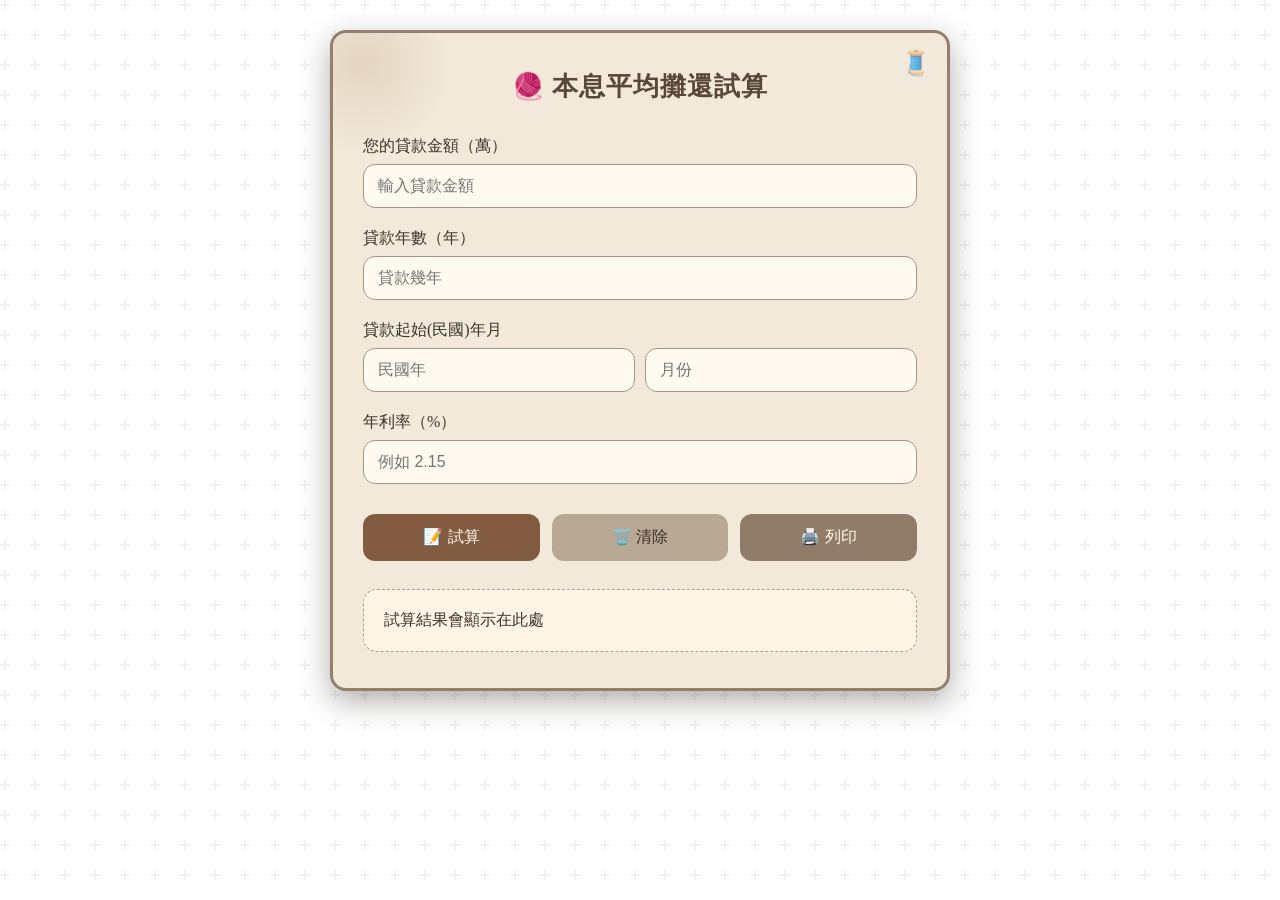
<file: 3399.html>
<!DOCTYPE html>
<html lang="zh-TW">
<head>
<meta charset="UTF-8">
<meta name="viewport" content="width=device-width, initial-scale=1.0">
<title>本息平均攤還試算｜錢婆婆小屋</title>
<style>
*{box-sizing:border-box;margin:0;padding:0;}
body{
    background: linear-gradient(180deg,#5c5046 0%,#8c7866 45%,#b8a68f 100%);
    min-height:100vh;
    font-family:"Noto Sans TC", "Hiragino Maru Gothic ProN",serif;
    padding:30px 15px;
    color:#3b322b;
    /* 粗麻布紋理背景 */
    background-image: url("data:image/svg+xml,%3Csvg width='60' height='60' viewBox='0 0 60 60' xmlns='http://www.w3.org/2000/svg'%3E%3Cg fill='none' fill-rule='evenodd'%3E%3Cg fill='%23a08e7b' fill-opacity='0.12'%3E%3Cpath d='M36 34v-4h-2v4h-4v2h4v4h2v-4h4v-2h-4zm0-30V0h-2v4h-4v2h4v4h2V6h4V4h-4zM6 34v-4H4v4H0v2h4v4h2v-4h4v-2H6zM6 4V0H4v4H0v2h4v4h2V6h4V4H6z'/%3E%3C/g%3E%3C/g%3E%3C/svg%3E");
}
.zen-card{
    max-width:620px;
    margin:0 auto;
    background-color:#f2e9da;
    border-radius:16px;
    box-shadow:0 10px 30px rgba(30,24,18,0.35);
    padding:36px 30px;
    border:3px solid #947f6b;
    position:relative;
    overflow:hidden;
}
/* 編織線條偽裝裝飾 */
.zen-card::before{
    content:"";
    position:absolute;
    width:180px;height:180px;
    left:-60px;top:-60px;
    background:radial-gradient(ellipse,rgba(160,120,80,0.18),transparent 70%);
    pointer-events:none;
}
.zen-card::after{
    content:"🧵";
    position:absolute;
    right:16px;
    top:16px;
    font-size:24px;
    opacity:0.6;
}
h1{
    text-align:center;
    font-size:26px;
    color:#59473a;
    margin-bottom:32px;
    letter-spacing:1px;
}
.form-row{
    margin-bottom:20px;
}
label{
    display:block;
    margin-bottom:7px;
    font-size:16px;
    font-weight:500;
}
input{
    width:100%;
    padding:12px 14px;
    font-size:16px;
    border:1.8px solid #a89480;
    border-radius:12px;
    background:#fffaf0;
    transition:0.25s;
}
input:focus{
    outline:none;
    border-color:#805e42;
    box-shadow:0 0 0 3px rgba(130,90,60,0.22);
}
.btn-group{
    display:flex;
    gap:12px;
    margin-top:30px;
}
button{
    flex:1;
    padding:13px;
    border:none;
    border-radius:12px;
    font-size:16px;
    font-weight:500;
    cursor:pointer;
    transition:0.2s;
}
.btn-calc{
    background-color:#825c40;
    color:#fff8ee;
}
.btn-calc:hover{background-color:#6b4a33;}
.btn-clear{
    background-color:#b8a894;
    color:#3b322b;
}
.btn-clear:hover{background-color:#a08e7b;}
.btn-print{
    background-color:#907c68;
    color:#fff8ee;
}
.btn-print:hover{background-color:#786553;}
.result-area{
    margin-top:28px;
    padding:20px;
    background:#fff5e6;
    border-radius:14px;
    border:1px dashed #b09c86;
}
@media(max-width:480px){
    .zen-card{padding:24px 18px;}
    h1{font-size:22px;}
    .btn-group{flex-direction:column;}
}
</style>
</head>
<body>
<div class="zen-card">
    <h1>🧶 本息平均攤還試算</h1>
    <div class="form-row">
        <label>您的貸款金額（萬）</label>
        <input id="loanAmt" type="number" placeholder="輸入貸款金額">
    </div>
    <div class="form-row">
        <label>貸款年數（年）</label>
        <input id="loanYear" type="number" placeholder="貸款幾年">
    </div>
    <div class="form-row">
        <label>貸款起始(民國)年月</label>
        <div style="display:flex;gap:10px;">
            <input id="rocYear" type="number" placeholder="民國年">
            <input id="rocMonth" type="number" placeholder="月份">
        </div>
    </div>
    <div class="form-row">
        <label>年利率（%）</label>
        <input id="rate" type="number" step="0.01" placeholder="例如 2.15">
    </div>
    <div class="btn-group">
        <button class="btn-calc" onclick="doCalc()">📝 試算</button>
        <button class="btn-clear" onclick="doClear()">🗑️ 清除</button>
        <button class="btn-print" onclick="window.print()">🖨️ 列印</button>
    </div>
    <div class="result-area" id="resultBox">
        <div>試算結果會顯示在此處</div>
    </div>
</div>
<script>
function doCalc(){
    const loanAmtWan = Number(document.getElementById('loanAmt').value);
    const loanYear = Number(document.getElementById('loanYear').value);
    const rocY = document.getElementById('rocYear').value;
    const rocM = document.getElementById('rocMonth').value;
    const annualRate = Number(document.getElementById('rate').value);
    if(!loanAmtWan||!loanYear||!annualRate){
        document.getElementById("resultBox").innerHTML = `<div style="color:#883322;">⚠️請填寫貸款金額、年數、年利率</div>`;
        return;
    }
    const principal = loanAmtWan * 10000;
    const monthRate = annualRate /100 /12;
    const totalMonth = loanYear * 12;
    let monthPay;
    if(monthRate===0){
        monthPay = principal / totalMonth;
    }else{
        monthPay = principal * monthRate * Math.pow(1+monthRate,totalMonth) / ( Math.pow(1+monthRate,totalMonth)-1 );
    }
    const totalPay = monthPay * totalMonth;
    const totalInterest = totalPay - principal;
    let html = `
        <div>貸款金額：${loanAmtWan} 萬元</div>
        <div>貸款期間：${loanYear} 年 (共${totalMonth}期)</div>
        <div>年利率：${annualRate} %</div>
        ${rocY&&rocM?`<div>貸款起算：民國 ${rocY} 年 ${rocM} 月</div>`:""}
        <hr style="margin:12px 0;border-color:#d4c4b2;">
        <div><strong>每月還款：${monthPay.toLocaleString('zh-TW',{maximumFractionDigits:2})} 元</strong></div>
        <div>總還款金額：${totalPay.toLocaleString('zh-TW',{maximumFractionDigits:2})} 元</div>
        <div>總繳利息：${totalInterest.toLocaleString('zh-TW',{maximumFractionDigits:2})} 元</div>
    `;
    document.getElementById("resultBox").innerHTML = html;
}
function doClear(){
    document.getElementById('loanAmt').value='';
    document.getElementById('loanYear').value='';
    document.getElementById('rocYear').value='';
    document.getElementById('rocMonth').value='';
    document.getElementById('rate').value='';
    document.getElementById("resultBox").innerHTML = `<div>試算結果會顯示在此處</div>`;
}
</script>
</body>
</html>
</file>
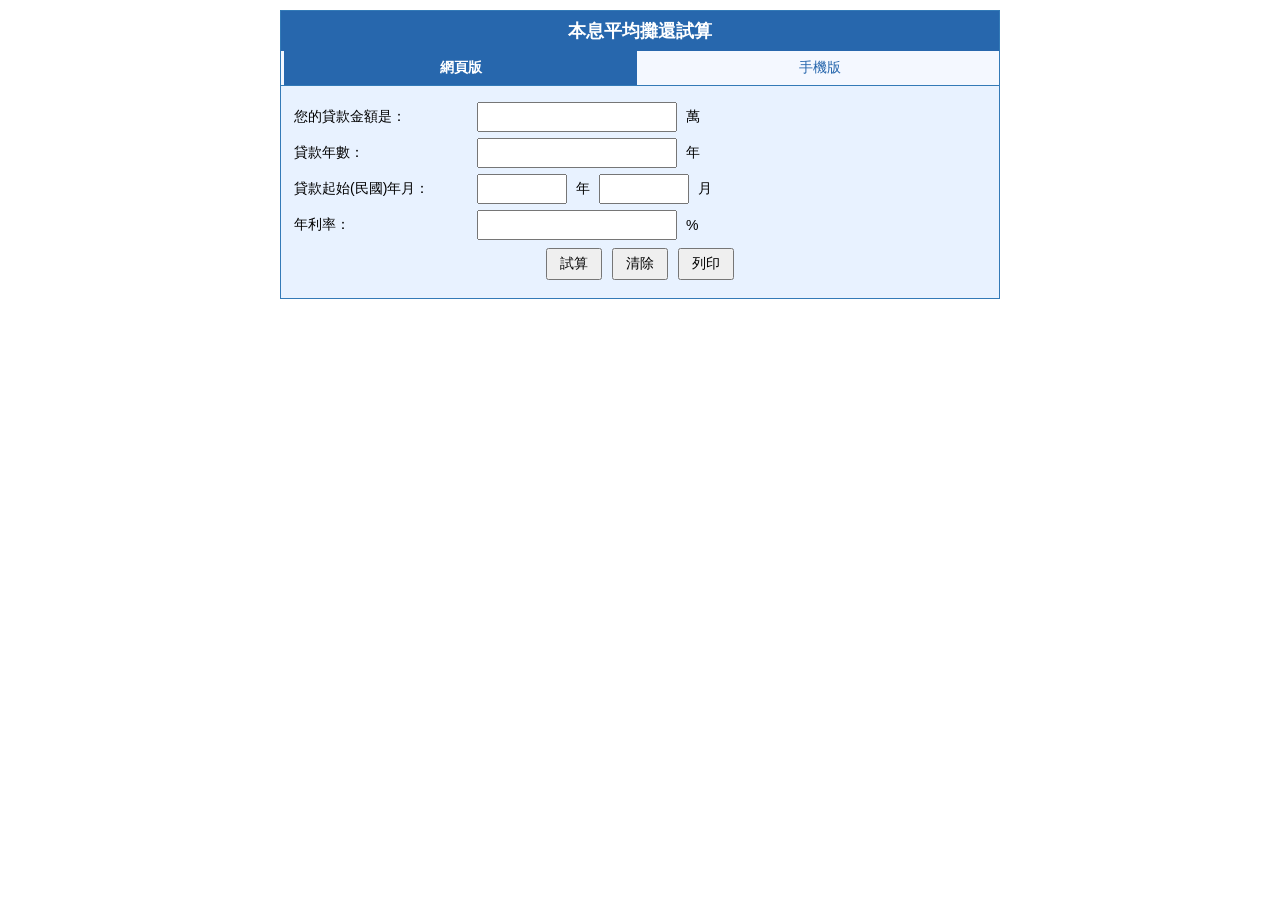
<file: 33999.html>
<!DOCTYPE html>
<html lang="zh-TW">
<head>
<meta charset="UTF-8">
<title>本息平均攤還試算</title>
<meta name="viewport" content="width=device-width, initial-scale=1.0">
<link rel="icon" type="image/svg+xml" href="data:image/svg+xml,%3Csvg xmlns='http://www.w3.org/2000/svg' viewBox='0 0 64 64'%3E%3Crect width='64' height='64' rx='14' fill='%232767ad'/%3E%3Ctext x='32' y='44' font-size='30' text-anchor='middle' fill='white' font-family='sans-serif'%3E貸%3C/text%3E%3C/svg%3E">
<style>
*{box-sizing:border-box;font-family: "Microsoft JhengHei",sans-serif;}
body{padding:10px;background:#fff;margin:0;}
.wrap{max-width:720px;margin:0 auto;border:1px solid #337ab7;}
.title-bar{background:#2767ad;color:#fff;padding:8px;text-align:center;font-size:18px;font-weight:bold;}
.vt-toggle{display:flex;border-bottom:1px solid #337ab7;background:#f4f8ff;}
.vt-btn{flex:1;padding:8px 0;border:none;background:transparent;font-size:14px;cursor:pointer;color:#2767ad;font-family:inherit;}
.vt-btn.active{background:#2767ad;color:#fff;font-weight:bold;}
.input-area{background:#e8f2ff;padding:10px;}
.input-row{display:flex;align-items:center;margin:6px 0;gap:6px;}
.input-row label{width:180px;padding:3px;font-size:14px;}
.input-row input{padding:5px;font-size:14px;width:200px;}
.input-row .unit{padding:0 3px;font-size:14px;}
.inline-group{display:flex;gap:6px;align-items:center;}
.inline-group input{width:90px;}
.btn-group{text-align:center;margin:8px 0;}
button{padding:5px 12px;font-size:14px;margin:0 3px;cursor:pointer;font-family:inherit;}
#resultBlock{padding:8px;}
h3{font-size:16px;margin:6px 0;}
h4{font-size:14px;margin:6px 0;}
.param-strip{display:none;}
table{width:100%;border-collapse:collapse;margin-top:8px;}
th{background:#2767ad;color:#fff;padding:6px;text-align:center;font-size:14px;}
td{border:1px solid #ccc;padding:5px;text-align:center;font-size:13px;}
/* 每12期跳色 */
tr.odd-year{background:#ffffff;}
tr.even-year{background:#f0f6ff;}
.omit-row td{text-align:center;color:#333;background:#f4f8ff;font-size:13px;}
.result-summary{display:grid;grid-template-columns:1fr 1fr 1fr 1fr;margin:8px 0;gap:6px;}
.sum-card{border:1px solid #ccc;padding:4px 2px;text-align:center;}
.sum-card div{font-size:23px;}
.sum-card .big-red{font-size:24px;color:red;font-weight:bold;margin-top:4px;white-space:nowrap;}
.result-actions{display:none;}
.tip-wrap{
    margin-top:12px;
    padding:8px;
}
.tip-text{
    font-size:15px;
    color:#222;
    margin-bottom:8px;
}
.copy-btn,.snap-btn,.full-btn{
    padding:4px 10px;
    font-size:13px;
}
/* ========== 手機版（iPhone XR 414×896 一頁顯示） ========== */
body[data-mode="mobile"]{padding:0;}
body[data-mode="mobile"] .wrap{max-width:414px;border:none;}
body[data-mode="mobile"] .title-bar{font-size:16px;padding:10px 8px;}
body[data-mode="mobile"] .vt-btn{font-size:15px;padding:10px 0;}
body[data-mode="mobile"] .input-area{padding:10px;}
body[data-mode="mobile"] .input-row{margin:8px 0;gap:6px;}
body[data-mode="mobile"] .input-row label{width:150px;font-size:14px;}
body[data-mode="mobile"] .input-row input{width:180px;font-size:16px;padding:6px;}
body[data-mode="mobile"] .inline-group input{width:82px;}
body[data-mode="mobile"] button{padding:8px 14px;font-size:15px;min-height:40px;}
body[data-mode="mobile"] #resultBlock{padding:8px 10px 10px;}
body[data-mode="mobile"] h3{font-size:18px;margin:2px 0 8px;text-align:center;}
body[data-mode="mobile"] h4{font-size:14px;margin:10px 0 4px;}
body[data-mode="mobile"] .param-strip{display:flex;flex-wrap:wrap;gap:3px 16px;background:#e8f2ff;border:1px solid #cfe0f7;border-radius:6px;padding:8px 10px;font-size:13px;line-height:1.55;}
body[data-mode="mobile"] .param-strip b{color:#2767ad;}
body[data-mode="mobile"] .result-summary{grid-template-columns:1fr 1fr;gap:9px;margin:10px 0 0;}
body[data-mode="mobile"] .sum-card{padding:12px 4px;}
body[data-mode="mobile"] .sum-card div{font-size:13px;}
body[data-mode="mobile"] .sum-card .big-red{font-size:25px;margin-top:4px;}
body[data-mode="mobile"] table{table-layout:fixed;margin-top:6px;}
body[data-mode="mobile"] th{padding:6px 2px;font-size:12px;}
body[data-mode="mobile"] td{padding:5px 2px;font-size:12px;}
body[data-mode="mobile"] th:nth-child(1){width:9%;}
body[data-mode="mobile"] th:nth-child(2){width:14%;}
body[data-mode="mobile"] th:nth-child(3){width:15%;}
body[data-mode="mobile"] th:nth-child(4){width:15%;}
body[data-mode="mobile"] th:nth-child(5){width:15%;}
body[data-mode="mobile"] th:nth-child(6){width:32%;}
body[data-mode="mobile"] .omit-row td{font-size:12px;padding:5px 2px;}
body[data-mode="mobile"] .result-actions{display:flex;gap:10px;margin-top:10px;}
body[data-mode="mobile"] .result-actions button{flex:1;margin:0;}
/* ========== 列印專用CSS ========== */
@media print {
    body * {
        visibility: hidden;
    }
    #resultBlock, #resultBlock * {
        visibility: visible;
    }
    #resultBlock {
        position: absolute;
        left:0;
        top:0;
        width:100%;
        border:none;
    }
    .btn-group, .vt-toggle, button:not(.keep-print) {
        display: none !important;
    }
}
</style>
</head>
<body data-mode="web">
<div class="wrap">
  <div class="title-bar">本息平均攤還試算</div>
  <div class="vt-toggle">
    <button type="button" class="vt-btn active" data-mode="web" onclick="setMode('web')">網頁版</button>
    <button type="button" class="vt-btn" data-mode="mobile" onclick="setMode('mobile')">手機版</button>
  </div>
  <div class="input-area">
    <div class="input-row">
      <label>您的貸款金額是：</label>
      <input type="number" id="principal" value="">
      <span class="unit">萬</span>
    </div>
    <div class="input-row">
      <label>貸款年數：</label>
      <input type="number" id="loanYear" value="">
      <span class="unit">年</span>
    </div>
    <div class="input-row">
      <label>貸款起始(民國)年月：</label>
      <div class="inline-group">
        <input type="number" id="rocYear" value="">
        <span class="unit">年</span>
        <input type="number" id="rocMonth" value="">
        <span class="unit">月</span>
      </div>
    </div>
    <div class="input-row">
      <label>年利率：</label>
      <input type="number" step="0.01" id="annualRate" value="">
      <span class="unit">%</span>
    </div>
    <div class="btn-group">
      <button onclick="calc()">試算</button>
      <button onclick="clearAll()">清除</button>
      <button onclick="printResult()">列印</button>
    </div>
  </div>
  <div id="resultBlock" style="display:none;">
    <h3>單筆試算結果</h3>
    <div class="param-strip" id="paramStrip"></div>
    <h4 id="detailTitle">還款明細表（僅顯示前8期與後8期，中間期數省略）</h4>
    <div style="text-align:center;margin:6px 0;">
      <button class="full-btn keep-print" id="toggleFullBtn" onclick="toggleFullList()">顯示全部期數</button>
    </div>
    <table>
      <thead>
        <tr>
          <th>期數</th>
          <th>繳款日期</th>
          <th>每月應繳</th>
          <th>本金</th>
          <th>利息</th>
          <th>剩餘本金</th>
        </tr>
      </thead>
      <tbody id="scheduleBody"></tbody>
    </table>
    <div class="result-summary" style="margin-top:10px;">
      <div class="sum-card">
        <div>每月應繳金額</div>
        <div class="big-red" id="monthPayText"></div>
      </div>
      <div class="sum-card">
        <div>貸款本金</div>
        <div class="big-red" id="priText"></div>
      </div>
      <div class="sum-card">
        <div>總利息金額</div>
        <div class="big-red" id="totalIntText"></div>
      </div>
      <div class="sum-card">
        <div>總繳款金額</div>
        <div class="big-red" id="totalPayText"></div>
      </div>
    </div>
    <div class="result-actions">
      <button onclick="backToInput()">返回修改</button>
      <button onclick="printResult()">列印</button>
    </div>
    <div class="tip-wrap">
      <div class="tip-text" id="autoTip"></div>
      <button class="copy-btn keep-print" id="copyBtn" onclick="copyTip()">一鍵複製這段文字</button>
      <button class="snap-btn keep-print" id="snapBtn" onclick="openWinSnipping()">系統截圖(Win+Shift+S)</button>
    </div>
  </div>
</div>
<script>
let lastCalc = null;
let tipContent = "";
let showAll = false; // 控制是否展開全部期數

function setMode(mode){
  document.body.dataset.mode = mode;
  document.querySelectorAll('.vt-btn').forEach(function(b){
    b.classList.toggle('active', b.dataset.mode === mode);
  });
  if(lastCalc){
    renderResult();
  }else{
    backToInput();
  }
}

function calc(){
  const PWan = Number(document.getElementById('principal').value);
  const year = Number(document.getElementById('loanYear').value);
  const apr = Number(document.getElementById('annualRate').value);
  const rocY = Number(document.getElementById('rocYear').value);
  const rocM = Number(document.getElementById('rocMonth').value);
  if(!PWan||!year||!apr||!rocY||!rocM){
    return;
  }
  const P = PWan * 10000;
  const i = apr / 100 / 12;
  const n = year * 12;
  let payRate;
  if(Math.abs(i)<1e-12){
    payRate = 1 / n;
  }else{
    payRate = ( Math.pow(1+i,n) * i ) / ( Math.pow(1+i,n) - 1 );
  }
  const monthPay = P * payRate;
  let balance = P;
  let totalInterest = 0;
  const rows = [];
  let cy = rocY;
  let cm = rocM;
  for(let k=1;k<=n;k++){
    let intMonth = balance * i;
    let priMonth = monthPay - intMonth;
    if(k === n){
      priMonth = balance;
      intMonth = monthPay - priMonth;
    }
    balance = balance - priMonth;
    totalInterest += intMonth;
    let dateStr = cy + '/' + String(cm).padStart(2,'0');
    rows.push({
      period:k,
      date:dateStr,
      monthPay:monthPay,
      pri:priMonth,
      int:intMonth,
      bal:balance
    })
    cm++;
    if(cm>12){
      cm=1;
      cy++;
    }
  }
  lastCalc = { PWan: PWan, year: year, apr: apr, rocY: rocY, rocM: rocM, P: P, monthPay: monthPay, totalInterest: totalInterest, rows: rows };
  showAll = false; // 每次新試算預設為縮減版
  renderResult();
}

function toggleFullList(){
  showAll = !showAll;
  renderResult();
}

function renderResult(){
  if(!lastCalc) return;
  const d = lastCalc;
  const isMobile = document.body.dataset.mode === 'mobile';
  document.getElementById('paramStrip').innerHTML =
    '<span>貸款金額 <b>' + d.PWan.toLocaleString() + ' 萬</b></span>' +
    '<span>年數 <b>' + d.year + ' 年</b></span>' +
    '<span>年利率 <b>' + d.apr + '%</b></span>' +
    '<span>起算 <b>' + d.rocY + '/' + String(d.rocM).padStart(2,'0') + '</b></span>';

  const monthPayRound = Math.round(d.monthPay);
  document.getElementById('monthPayText').innerText = monthPayRound.toLocaleString() + ' 元';
  document.getElementById('priText').innerText = d.PWan.toLocaleString() + ' 萬';
  document.getElementById('totalPayText').innerText = Math.round(d.P + d.totalInterest).toLocaleString() + ' 元';
  document.getElementById('totalIntText').innerText = Math.round(d.totalInterest).toLocaleString() + ' 元';

  const totalPeriod = d.year * 12;
  tipContent = `幫您試算的是貸款金額${d.PWan.toLocaleString()}萬，分期${d.year}年${totalPeriod}期，每月應繳金額${monthPayRound.toLocaleString()} 元，您看一下月付金額您能不能負擔`;
  document.getElementById('autoTip').innerText = tipContent;

  const tbody = document.getElementById('scheduleBody');
  tbody.innerHTML = "";

  if(showAll){
    document.getElementById('detailTitle').innerText = '還款明細表（顯示全部期數）';
    document.getElementById('toggleFullBtn').innerText = '縮減顯示（前後幾期）';
    d.rows.forEach(function(r){
      addRow(tbody, r);
    })
  }else{
    const front = isMobile ? 6 : 8;
    const back = isMobile ? 6 : 8;
    document.getElementById('detailTitle').innerText = '還款明細表（僅顯示前' + front + '期與後' + back + '期，中間期數省略）';
    document.getElementById('toggleFullBtn').innerText = '顯示全部期數';
    d.rows.slice(0, front).forEach(function(r){ addRow(tbody, r); });
    const omitTr = document.createElement('tr');
    omitTr.className = "omit-row";
    omitTr.innerHTML = '<td colspan="6">……中間期數省略……</td>';
    tbody.appendChild(omitTr);
    d.rows.slice(-back).forEach(function(r){ addRow(tbody, r); });
  }

  const ia = document.querySelector('.input-area');
  const rb = document.getElementById('resultBlock');
  rb.style.display = "block";
  ia.style.display = isMobile ? "none" : "block";
  window.scrollTo(0,0);
}

function addRow(tbody,r){
  const tr = document.createElement('tr');
  // 每12期換底色：第1~12白色、13~24淺藍、25~36白色…
  const yearSeq = Math.ceil(r.period / 12);
  if(yearSeq % 2 === 1){
    tr.className = "odd-year";
  }else{
    tr.className = "even-year";
  }
  tr.innerHTML = '' +
    '<td>' + r.period + '</td>' +
    '<td>' + r.date + '</td>' +
    '<td>' + Math.round(r.monthPay).toLocaleString() + '</td>' +
    '<td>' + Math.round(r.pri).toLocaleString() + '</td>' +
    '<td>' + Math.round(r.int).toLocaleString() + '</td>' +
    '<td>' + Math.round(r.bal).toLocaleString() + '</td>';
  tbody.appendChild(tr);
}

async function copyTip(){
  const btn = document.getElementById('copyBtn');
  try{
    await navigator.clipboard.writeText(tipContent);
    const oldText = btn.innerText;
    btn.innerText = "已複製";
    setTimeout(function(){
      btn.innerText = oldText;
    },1200);
  }catch(e){
  }
}

function openWinSnipping(){
  const btn = document.getElementById('snapBtn');
  const oldText = btn.innerText;
  btn.innerText = "已開啟截圖";
  window.location.href = "ms-screenclip://capture/image?rectangle";
  setTimeout(()=>{
    btn.innerText = oldText;
  },1200);
}

function backToInput(){
  lastCalc = null;
  tipContent = "";
  showAll = false;
  document.querySelector('.input-area').style.display = "block";
  document.getElementById('resultBlock').style.display = "none";
  window.scrollTo(0,0);
}

function clearAll(){
  document.getElementById('principal').value='';
  document.getElementById('loanYear').value='';
  document.getElementById('rocYear').value='';
  document.getElementById('rocMonth').value='';
  document.getElementById('annualRate').value='';
  lastCalc = null;
  tipContent = "";
  showAll = false;
  document.querySelector('.input-area').style.display = "block";
  document.getElementById('resultBlock').style.display="none";
}

function printResult(){
  if(document.getElementById('resultBlock').style.display === "none"){
    return;
  }
  window.print();
}
</script>
</body>
</html>
</file>
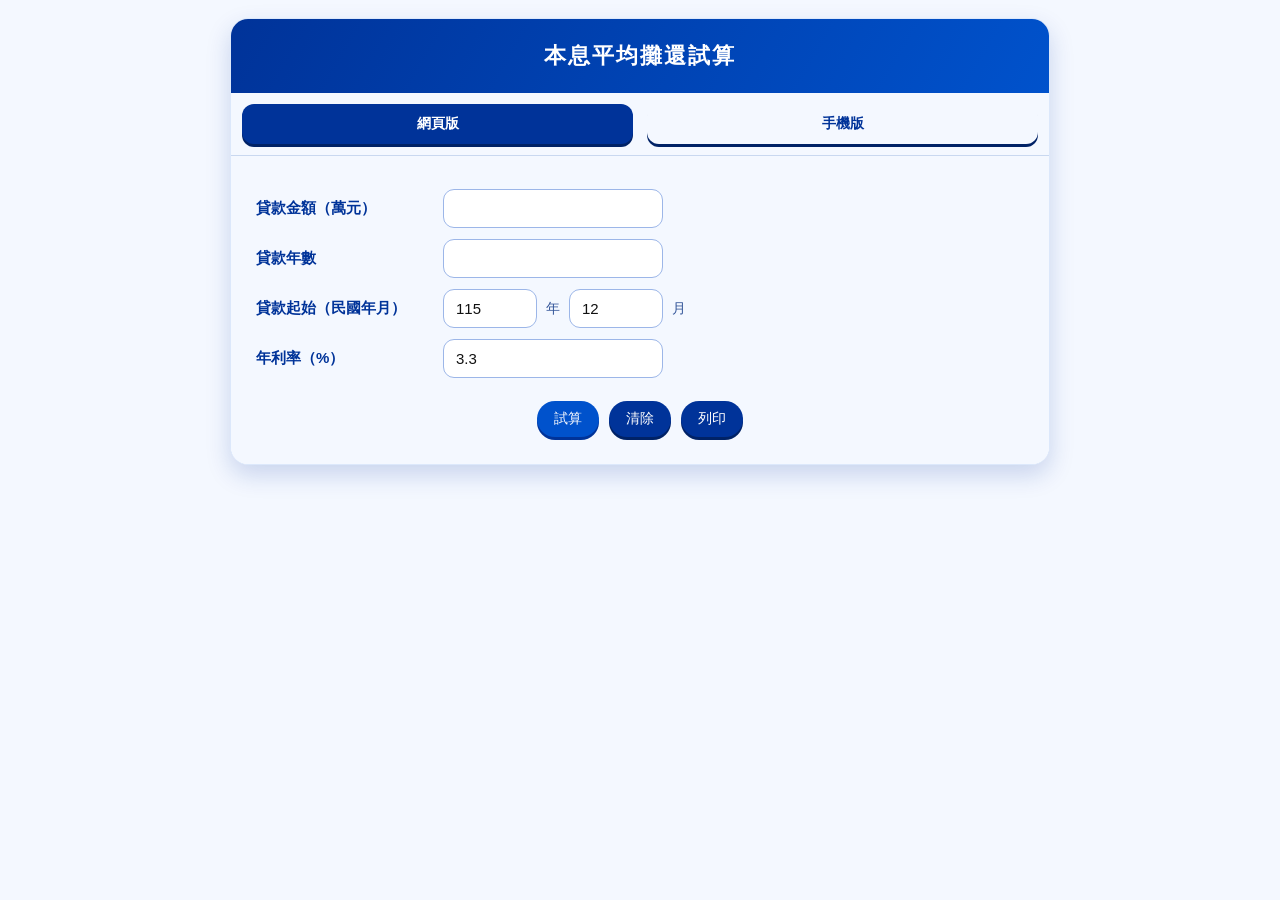
<file: 666.html>
<!DOCTYPE html>
<html lang="zh-TW">
<head>
<meta charset="UTF-8">
<meta name="viewport" content="width=device-width, initial-scale=1.0">
<title>本息平均攤還試算</title>
<style>
:root{
  --ink:#111111;
  --rhein-blue:#003399;
  --rhein-blue-deep:#002266;
  --rhein-blue-light:#e8f1ff;
  --line:#c9d8f0;
  --shadow:0 10px 24px rgba(0,51,153,.18);
}

*{
  box-sizing:border-box;
  font-family:"Microsoft JhengHei","Noto Sans TC",sans-serif
}

body{
  padding:18px 10px;
  margin:0;
  color:var(--ink);
  background:#f4f8ff;
}

.wrap{
  max-width:820px;
  margin:0 auto;
  background:#fff;
  border-radius:18px;
  border:1px solid #dce8fb;
  box-shadow:var(--shadow);
  overflow:hidden;
}

.title-bar{
  padding:22px 16px;
  text-align:center;
  color:#fff;
  font-size:22px;
  font-weight:800;
  letter-spacing:2px;
  background:linear-gradient(120deg,#003399 0%,#0052cc 100%);
}

.vt-toggle-row{
  display:flex;
  gap:8px;
  padding:8px;
  background:#f4f8ff;
  border-bottom:1px solid var(--line);
  align-items:center;
}

.vt-btn{
  flex:1;
  padding:10px;
  border:1px solid transparent;
  border-radius:12px;
  background:transparent;
  font-size:14px;
  cursor:pointer;
  color:#003399;
  font-weight:700;
}

.vt-btn.active{
  background:#003399;
  color:#fff;
}

.input-area{
  padding:22px;
  background:#f4f8ff;
}

.input-row{
  display:flex;
  align-items:center;
  margin:11px 0;
  gap:10px;
}

.input-row label{
  width:180px;
  padding:3px;
  font-size:15px;
  font-weight:700;
  color:#003399;
}

.input-row input{
  width:220px;
  min-width:0;
  padding:10px 12px;
  font-size:15px;
  color:var(--ink);
  background:#fff;
  border:1px solid #9cb6e8;
  border-radius:11px;
  outline:none;
}

.input-row input:focus{
  border-color:#003399;
  box-shadow:0 0 0 3px rgba(0,51,153,.2);
}

.input-row .unit{
  padding:0 3px;
  font-size:14px;
  color:#335599;
}

.inline-group{
  display:flex;
  gap:6px;
  align-items:center;
}

.inline-group input{
  width:94px;
}

.btn-group{
  text-align:center;
  margin:20px 0 2px;
}

button{
  padding:9px 17px;
  font-size:14px;
  margin:3px;
  cursor:pointer;
  font-family:inherit;
  color:#fff;
  background:#003399;
  border:0;
  border-radius:999px;
  box-shadow:0 3px 0 #002266;
  transition:transform .15s,filter .15s;
}

button:hover{
  filter:brightness(1.08);
  transform:translateY(-1px);
}

button:active{
  transform:translateY(2px);
  box-shadow:0 1px 0 #002266;
}

button.primary{
  background:#0052cc;
  box-shadow:0 3px 0 #003399;
}

button.primary:hover{
  background:#0044aa;
}

.result-block{
  padding:18px;
}

/* 上方參數列 */
.result-topbar{
  display:flex;
  justify-content:space-between;
  align-items:center;
  gap:12px;
  background:#e8f1ff;
  border:1px solid #c9d8f0;
  border-radius:13px;
  padding:12px 14px;
  margin-bottom:16px;
}

.param-strip{
  display:flex;
  flex-wrap:wrap;
  gap:4px 12px;
  font-size:13px;
  line-height:1.6;
  color:#111;
}

.param-strip b{
  color:#003399;
}

.btn-toggle-full{
  flex-shrink:0;
  padding:8px 14px;
  font-size:13px;
  border:none;
  border-radius:999px;
  background:#003399;
  color:#fff;
  cursor:pointer;
  box-shadow:0 3px 0 #002266;
}

.btn-toggle-full:hover{
  background:#002266;
}

/* Tab 切換 */
.tab-bar{
  display:flex;
  gap:6px;
  margin-bottom:14px;
}

.tab-btn{
  padding:9px 16px;
  border-radius:11px;
  background:#e8f1ff;
  color:#003399;
  border:1px solid #c9d8f0;
  cursor:pointer;
  font-weight:700;
}

.tab-btn.active{
  background:#003399;
  color:#fff;
  border-color:#003399;
}

.tab-panel{
  display:none;
}

.tab-panel.active{
  display:block;
}

/* 四張摘要卡片 */
.result-summary{
  display:grid;
  grid-template-columns:repeat(4,1fr);
  gap:12px;
  margin-bottom:18px;
}

.sum-card{
  position:relative;
  border:1px solid #dce8fb;
  border-radius:15px;
  padding:14px 12px 14px 18px;
  background:#fff;
  box-shadow:0 4px 14px rgba(0,51,153,.12);
  text-align:left;
  overflow:hidden;
}

.sum-card::before{
  content:"";
  position:absolute;
  left:0;
  top:14px;
  bottom:14px;
  width:5px;
  background:#003399;
  border-radius:0 4px 4px 0;
}

.sum-label{
  font-size:14px;
  color:#333;
  font-weight:700;
  margin-bottom:10px;
}

.sum-value{
  font-size:24px;
  font-weight:800;
  color:#003399;
  white-space:nowrap;
}

/* 利息拆解 */
.interest-analysis{
  display:flex;
  justify-content:center;
  margin-bottom:18px;
}

.analysis-card{
  border:1px solid #dce8fb;
  border-radius:15px;
  padding:16px 24px;
  text-align:center;
  background:#fff;
  box-shadow:0 4px 14px rgba(0,51,153,.12);
  min-width:240px;
}

.analysis-label{
  font-size:14px;
  color:#333;
  font-weight:700;
  margin-bottom:8px;
}

.analysis-value{
  font-size:26px;
  font-weight:800;
  color:#003399;
}

/* 明細表 */
.detail-header{
  display:flex;
  justify-content:space-between;
  align-items:center;
  gap:10px;
  margin:18px 0 10px;
}

h4{
  font-size:15px;
  color:#003399;
  margin:0;
}

table{
  width:100%;
  border-collapse:separate;
  border-spacing:0;
  overflow:hidden;
  border-radius:12px;
}

th{
  background:#003399;
  color:#fff;
  padding:10px 5px;
  text-align:center;
  font-size:14px;
}

td{
  border-bottom:1px solid #dce8fb;
  padding:8px 5px;
  text-align:center;
  font-size:13px;
  color:#111;
}

tr.odd-year{
  background:#ffffff;
}

tr.even-year{
  background:#f4f8ff;
}

tr.odd-year td,
tr.even-year td{
  background:transparent;
}

tr.year-start td{
  border-top:2px solid #9cb6e8;
}

.omit-row td{
  text-align:center;
  color:#003399;
  background:#e8f1ff;
  font-size:13px;
  border-top:1px dashed #9cb6e8;
  border-bottom:1px dashed #9cb6e8;
}

.full-btn{
  background:#0052cc;
  box-shadow:0 3px 0 #003399;
}

.tip-wrap{
  margin-top:16px;
  padding:14px;
  border-radius:15px;
  background:#e8f1ff;
  border:1px dashed #9cb6e8;
}

.tip-text{
  font-size:14px;
  color:#111;
  margin-bottom:10px;
  line-height:1.7;
}

.copy-btn,
.snap-btn{
  padding:8px 13px;
  font-size:13px;
}

.copy-btn{
  background:#0052cc;
  box-shadow:0 3px 0 #003399;
}

.snap-btn{
  background:#335599;
  box-shadow:0 3px 0 #002266;
}

/* 手機版 */
@media(max-width:720px){
  .result-summary{
    grid-template-columns:1fr 1fr;
  }

  .result-topbar{
    flex-direction:column;
    align-items:flex-start;
  }

  .sum-value{
    font-size:22px;
  }

  .detail-header{
    flex-direction:column;
    align-items:flex-start;
  }
}

@media(max-width:560px){
  body{
    padding:0;
  }

  .wrap{
    border-radius:0;
  }

  .input-row label{
    width:145px;
    font-size:13px;
  }

  .input-row input{
    width:180px;
  }

  .inline-group input{
    width:75px;
  }

  th{
    font-size:11px;
    padding:7px 2px;
  }

  td{
    font-size:11px;
    padding:6px 2px;
  }
}

@media print{
  body{
    background:#fff;
  }

  .vt-toggle-row,
  .input-area,
  .btn-group,
  button:not(.keep-print){
    display:none !important;
  }

  .wrap{
    border:none;
    box-shadow:none;
  }

  .result-block{
    display:block !important;
  }

  .result-topbar,
  .tab-bar,
  .tab-panel,
  .detail-header,
  table,
  .tip-wrap{
    page-break-inside:avoid;
  }
}
</style>
</head>
<body data-mode="web">
<div class="wrap">
  <div class="title-bar">本息平均攤還試算</div>

  <div class="vt-toggle-row">
    <button class="vt-btn active" data-mode="web">網頁版</button>
    <button class="vt-btn" data-mode="mobile">手機版</button>
  </div>

  <div class="input-area">
    <div class="input-row">
      <label>貸款金額（萬元）</label>
      <input type="number" id="principal" value="">
    </div>

    <div class="input-row">
      <label>貸款年數</label>
      <input type="number" id="loanYear" value="">
    </div>

    <div class="input-row">
      <label>貸款起始（民國年月）</label>
      <div class="inline-group">
        <input type="number" id="rocYear" value="">
        <span class="unit">年</span>
        <input type="number" id="rocMonth" value="">
        <span class="unit">月</span>
      </div>
    </div>

    <div class="input-row">
      <label>年利率（%）</label>
      <input type="number" step="0.01" id="rate" value="3.3">
    </div>

    <div class="btn-group">
      <button class="primary" onclick="calc()">試算</button>
      <button onclick="clearAll()">清除</button>
      <button onclick="printResult()">列印</button>
    </div>
  </div>

  <div class="result-block" id="resultBlock" style="display:none;">

    <!-- 上方參數列 + 右側按鈕 -->
    <div class="result-topbar">
      <div class="param-strip" id="paramStrip"></div>
      <button class="btn-toggle-full keep-print" id="toggleFullBtn" onclick="toggleFullList()">顯示全部期數</button>
    </div>

    <!-- Tab 切換 -->
    <div class="tab-bar">
      <button class="tab-btn active" data-tab="tab1">總覽</button>
      <button class="tab-btn" data-tab="tab2">利息拆解</button>
    </div>

    <!-- 總覽：四張卡片 -->
    <div class="tab-panel active" id="tab1">
      <div class="result-summary">
        <div class="sum-card">
          <div class="sum-label">每月應繳金額</div>
          <div class="sum-value" id="monthPayText"></div>
        </div>
        <div class="sum-card">
          <div class="sum-label">貸款本金</div>
          <div class="sum-value" id="priText"></div>
        </div>
        <div class="sum-card">
          <div class="sum-label">總利息金額</div>
          <div class="sum-value" id="totalIntText"></div>
        </div>
        <div class="sum-card">
          <div class="sum-label">總繳款金額</div>
          <div class="sum-value" id="totalPayText"></div>
        </div>
      </div>
    </div>

    <!-- 利息拆解 -->
    <div class="tab-panel" id="tab2">
      <div class="interest-analysis">
        <div class="analysis-card">
          <div class="analysis-label">利息占比</div>
          <div class="analysis-value" id="rateText"></div>
        </div>
      </div>
    </div>

    <!-- 明細表 -->
    <div class="detail-header">
      <h4 id="detailTitle">還款明細表（僅顯示前8期與後8期，中間期數省略）</h4>
    </div>

    <table>
      <thead>
        <tr>
          <th>期數</th>
          <th>繳款日期</th>
          <th>每月應繳</th>
          <th>本金</th>
          <th>利息</th>
          <th>剩餘本金</th>
        </tr>
      </thead>
      <tbody id="scheduleBody"></tbody>
    </table>

    <div class="tip-wrap">
      <div class="tip-text" id="autoTip"></div>
      <button class="copy-btn keep-print" id="copyBtn" onclick="copyTip()">一鍵複製這段文字</button>
      <button class="snap-btn keep-print" id="snapBtn" onclick="openWinSnipping()">系統截圖(Win+Shift+S)</button>
    </div>
  </div>
</div>

<script>
let lastCalc = null;
let tipContent = "";
let showAll = false;

// 頁面載入自動填入當前民國年月
(function initNowDate(){
  const now = new Date();
  const yy = now.getFullYear() - 1911;
  const mm = now.getMonth() + 1;
  document.getElementById('rocYear').value = yy;
  document.getElementById('rocMonth').value = mm;
})();

function setMode(mode){
  document.body.dataset.mode = mode;
  document.querySelectorAll('.vt-btn').forEach(function(b){
    b.classList.toggle('active', b.dataset.mode === mode);
  });
  if(lastCalc){
    renderResult();
  }else{
    backToInput();
  }
}

document.querySelectorAll('.vt-btn').forEach(btn=>btn.onclick=()=>setMode(btn.dataset.mode));

document.querySelectorAll('.tab-btn').forEach(function(btn){
  btn.onclick = function(){
    var t = btn.dataset.tab;
    document.querySelectorAll('.tab-btn').forEach(function(b){ b.classList.remove('active'); });
    document.querySelectorAll('.tab-panel').forEach(function(p){ p.classList.remove('active'); });
    btn.classList.add('active');
    document.getElementById(t).classList.add('active');
  };
});

function calc(){
  const PWan = Number(document.getElementById('principal').value);
  const year = Number(document.getElementById('loanYear').value);
  const apr = Number(document.getElementById('rate').value);
  const rocY = Number(document.getElementById('rocYear').value);
  const rocM = Number(document.getElementById('rocMonth').value);

  if(!PWan || !year || !apr || !rocY || !rocM){
    alert('請填寫貸款金額、年數、年利率、起算年月');
    return;
  }

  const P = PWan * 10000;
  const i = apr / 100 / 12;
  const n = year * 12;
  let payRate;

  if(Math.abs(i) < 1e-12){
    payRate = 1 / n;
  }else{
    payRate = (Math.pow(1+i,n) * i) / (Math.pow(1+i,n) - 1);
  }

  const monthPay = P * payRate;
  let balance = P;
  let totalInterest = 0;
  const rows = [];
  let cy = rocY;
  let cm = rocM;

  for(let k = 1; k <= n; k++){
    let intMonth = balance * i;
    let priMonth = monthPay - intMonth;

    if(k === n){
      priMonth = balance;
      intMonth = monthPay - priMonth;
    }

    balance = balance - priMonth;
    totalInterest += intMonth;

    let dateStr = cy + '/' + String(cm).padStart(2,'0');
    rows.push({
      period: k,
      date: dateStr,
      monthPay: monthPay,
      pri: priMonth,
      int: intMonth,
      bal: balance
    });

    cm++;
    if(cm > 12){
      cm = 1;
      cy++;
    }
  }

  lastCalc = {
    PWan: PWan,
    year: year,
    apr: apr,
    rocY: rocY,
    rocM: rocM,
    P: P,
    monthPay: monthPay,
    totalInterest: totalInterest,
    rows: rows
  };

  showAll = false;
  renderResult();
}

function toggleFullList(){
  showAll = !showAll;
  renderResult();
}

function renderResult(){
  if(!lastCalc) return;

  const d = lastCalc;
  const isMobile = document.body.dataset.mode === 'mobile';

  document.getElementById('paramStrip').innerHTML =
    '<span>貸款金額 <b>' + d.PWan.toLocaleString() + ' 萬</b></span>' +
    '<span>年數 <b>' + d.year + ' 年</b></span>' +
    '<span>年利率 <b>' + d.apr + '%</b></span>' +
    '<span>起算 <b>' + d.rocY + '/' + String(d.rocM).padStart(2,'0') + '</b></span>';

  const monthPayRound = Math.round(d.monthPay);
  document.getElementById('monthPayText').innerText = monthPayRound.toLocaleString() + ' 元';
  document.getElementById('priText').innerText = d.PWan.toLocaleString() + ' 萬';
  document.getElementById('totalPayText').innerText = Math.round(d.P + d.totalInterest).toLocaleString() + ' 元';
  document.getElementById('totalIntText').innerText = Math.round(d.totalInterest).toLocaleString() + ' 元';

  // 判斷綁約規則
  let penaltyText = "";
  if(d.year === 5 || d.year ===7){
    penaltyText = "✅ 本方案分期"+d.year+"年，綁約2年；2年內結清違約金0.5-0.75％，滿2年後結清無違約金。";
  }else if(d.year ===10){
    penaltyText = "✅ 本方案分期10年，綁約3年；3年內結清違約金0.5-1％，滿3年後結清無違約金。";
  }else{
    penaltyText = "⚠️ 目前未設定該年期對應綁約規則，請另行確認違約金條款。";
  }

  const totalPeriod = d.year * 12;
  tipContent = '幫您試算的是貸款金額' + d.PWan.toLocaleString() + '萬，分期' + d.year + '年' + totalPeriod + '期，每月應繳金額' + monthPayRound.toLocaleString() + '元。\n' + penaltyText;
  document.getElementById('autoTip').innerText = tipContent;

  if(document.getElementById('rateText')){
    document.getElementById('rateText').innerText = (d.totalInterest / (d.P + d.totalInterest) * 100).toFixed(2) + ' %';
  }

  const tbody = document.getElementById('scheduleBody');
  tbody.innerHTML = '';

  if(showAll){
    document.getElementById('detailTitle').innerText = '還款明細表（顯示全部期數）';
    document.getElementById('toggleFullBtn').innerText = '縮減顯示';
    d.rows.forEach(function(r){ addRow(tbody, r); });
  }else{
    const front = isMobile ? 6 : 8;
    const back = isMobile ? 6 : 8;
    document.getElementById('detailTitle').innerText = '還款明細表（僅顯示前' + front + '期與後' + back + '期，中間期數省略）';
    document.getElementById('toggleFullBtn').innerText = '顯示全部期數';
    d.rows.slice(0, front).forEach(function(r){ addRow(tbody, r); });

    const omitTr = document.createElement('tr');
    omitTr.className = 'omit-row';
    omitTr.innerHTML = '<td colspan="6">……中間期數省略……</td>';
    tbody.appendChild(omitTr);

    d.rows.slice(-back).forEach(function(r){ addRow(tbody, r); });
  }

  document.getElementById('resultBlock').style.display = 'block';
  document.querySelector('.input-area').style.display = isMobile ? 'none' : 'block';
  window.scrollTo(0, 0);
}

function addRow(tbody, r){
  const tr = document.createElement('tr');
  const yearSeq = Math.ceil(r.period / 12);
  tr.className = (yearSeq % 2 === 1) ? 'odd-year' : 'even-year';

  if(r.period > 1 && (r.period - 1) % 12 === 0){
    tr.classList.add('year-start');
  }

  tr.innerHTML =
    '<td>' + r.period + '</td>' +
    '<td>' + r.date + '</td>' +
    '<td>' + Math.round(r.monthPay).toLocaleString() + '</td>' +
    '<td>' + Math.round(r.pri).toLocaleString() + '</td>' +
    '<td>' + Math.round(r.int).toLocaleString() + '</td>' +
    '<td>' + Math.round(r.bal).toLocaleString() + '</td>';

  tbody.appendChild(tr);
}

async function copyTip(){
  const btn = document.getElementById('copyBtn');
  try{
    await navigator.clipboard.writeText(tipContent);
    const oldText = btn.innerText;
    btn.innerText = '已複製';
    setTimeout(function(){ btn.innerText = oldText; }, 1200);
  }catch(e){}
}

function openWinSnipping(){
  const btn = document.getElementById('snapBtn');
  const oldText = btn.innerText;
  btn.innerText = '已開啟截圖';
  setTimeout(function(){ btn.innerText = oldText; }, 1200);
}

function backToInput(){
  lastCalc = null;
  tipContent = '';
  showAll = false;
  document.querySelector('.input-area').style.display = 'block';
  document.getElementById('resultBlock').style.display = 'none';
}

function clearAll(){
  document.getElementById('principal').value = '';
  document.getElementById('loanYear').value = '';
  // 清除時重新帶回當前年月 + 年利率預設3.3
  const now = new Date();
  const yy = now.getFullYear() - 1911;
  const mm = now.getMonth() + 1;
  document.getElementById('rocYear').value = yy;
  document.getElementById('rocMonth').value = mm;
  document.getElementById('rate').value = "3.3";
  lastCalc = null;
  tipContent = '';
  showAll = false;
  document.querySelector('.input-area').style.display = 'block';
  document.getElementById('resultBlock').style.display = 'none';
}
</script>
</body>
</html>
</file>
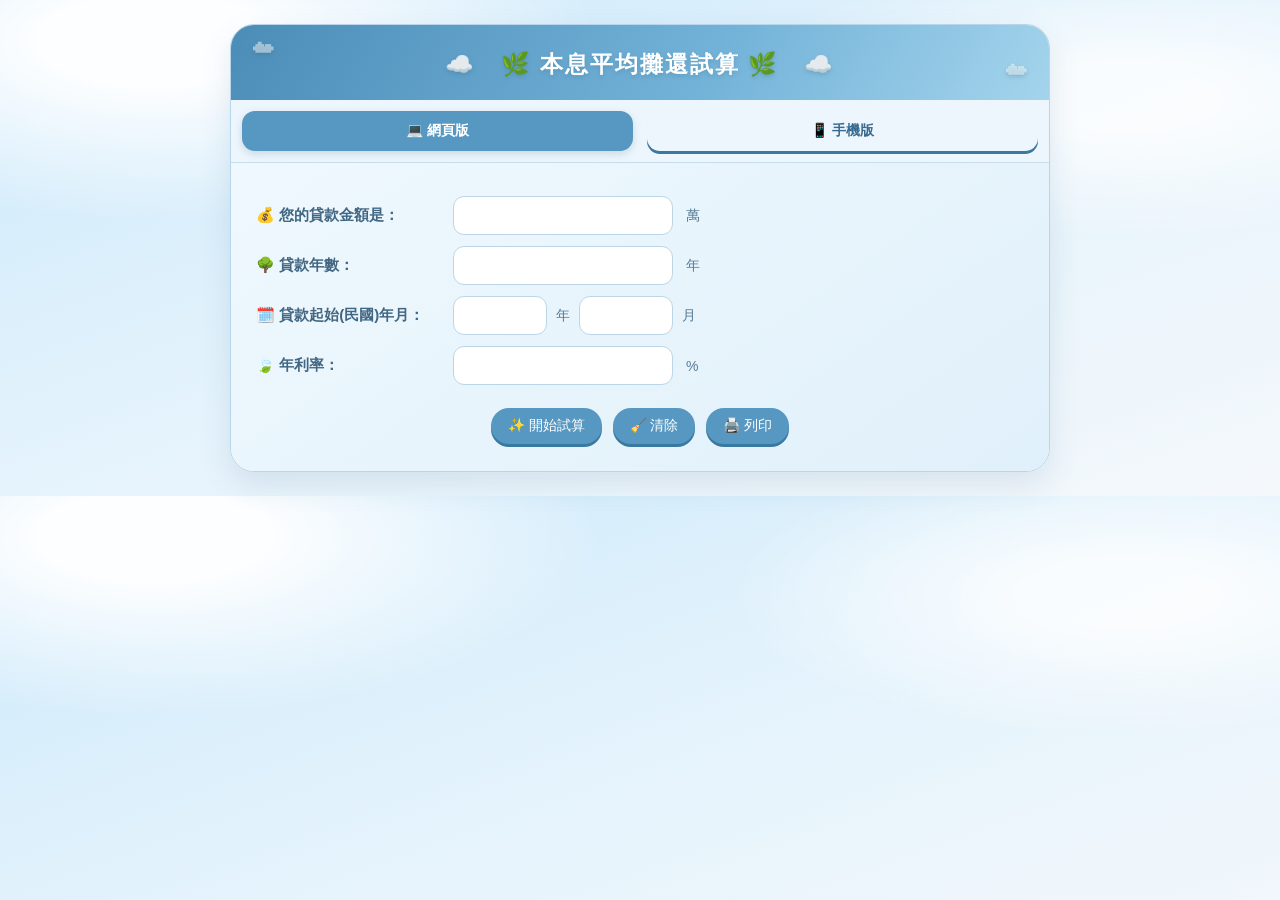
<file: 999.html>
<!DOCTYPE html>
<html lang="zh-TW">
<head>
<meta charset="UTF-8">
<title>本息平均攤還試算</title>
<meta name="viewport" content="width=device-width, initial-scale=1.0">
<link rel="icon" type="image/svg+xml" href="data:image/svg+xml,%3Csvg xmlns='http://www.w3.org/2000/svg' viewBox='0 0 64 64'%3E%3Crect width='64' height='64' rx='14' fill='%235798c2'/%3E%3Ctext x='32' y='44' font-size='30' text-anchor='middle' fill='white' font-family='sans-serif'%3E貸%3C/text%3E%3C/svg%3E">
<style>
:root{
  --ink:#344f68; --deep:#376b91; --blue:#78add0; --pale:#eaf5fc;
  --paper:#fbfdff; --line:#c8ddeb; --sky:#d9efff;
  --gold:#d6ad68; --coral:#c98272; --shadow:0 12px 30px rgba(57,103,137,.13);
}
*{box-sizing:border-box;font-family:"Microsoft JhengHei","Noto Sans TC",sans-serif}
body{
  padding:24px 12px;margin:0;color:var(--ink);
  background:
    radial-gradient(ellipse at 12% 8%,rgba(255,255,255,.95) 0 7%,transparent 28%),
    radial-gradient(ellipse at 88% 20%,rgba(255,255,255,.78) 0 6%,transparent 25%),
    linear-gradient(160deg,#cce9fb 0%,#e5f3fc 52%,#f4f8fb 100%);
}
.wrap{
  max-width:820px;margin:0 auto;overflow:hidden;border:1px solid #b8d6e9;
  border-radius:24px;background:rgba(251,253,255,.97);box-shadow:var(--shadow);
}
.title-bar{
  position:relative;overflow:hidden;padding:24px 18px 20px;text-align:center;
  color:#fff;font-size:23px;font-weight:800;letter-spacing:2px;
  background:linear-gradient(120deg,#4c8db8,#72b2d8 58%,#a4d4ec);
  text-shadow:0 2px 4px rgba(38,81,111,.2);
}
.title-bar:before,.title-bar:after{
  content:"☁";position:absolute;color:rgba(255,255,255,.48);font-size:38px;
}
.title-bar:before{left:22px;top:8px}.title-bar:after{right:22px;bottom:2px}
.vt-toggle{display:flex;padding:8px;gap:8px;background:#edf6fc;border-bottom:1px solid var(--line)}
.vt-btn{
  flex:1;padding:10px;border:1px solid transparent;border-radius:13px;background:transparent;
  font-size:14px;cursor:pointer;color:var(--deep);font-weight:700;
}
.vt-btn.active{background:#5798c2;color:white;box-shadow:0 3px 8px rgba(55,107,145,.2)}
.input-area{padding:22px;background:linear-gradient(145deg,#eff8fe,#e0f0fa)}
.input-row{display:flex;align-items:center;margin:11px 0;gap:10px}
.input-row label{width:190px;padding:3px;font-size:15px;font-weight:700;color:#426783}
.input-row input{
  width:220px;min-width:0;padding:10px 12px;font-size:15px;color:var(--ink);
  background:#fff;border:1px solid #bcd6e7;border-radius:11px;outline:none;
}
.input-row input:focus{border-color:#65a6ce;box-shadow:0 0 0 3px rgba(101,166,206,.17)}
.input-row .unit{padding:0 3px;font-size:14px;color:#557b96}
.inline-group{display:flex;gap:6px;align-items:center}.inline-group input{width:94px}
.btn-group{text-align:center;margin:20px 0 2px}
button{
  padding:9px 17px;font-size:14px;margin:3px;cursor:pointer;font-family:inherit;
  color:#fff;background:#5798c2;border:0;border-radius:999px;
  box-shadow:0 3px 0 #39799f;transition:transform .15s,filter .15s;
}
button:hover{filter:brightness(1.06);transform:translateY(-1px)}
button:active{transform:translateY(2px);box-shadow:0 1px 0 #39799f}
#resultBlock{padding:18px}
h3{font-size:19px;margin:8px 0 14px;text-align:center;color:#39799f}
h4{font-size:15px;margin:12px 0 7px;color:#426f8e}
.param-strip{display:none}
table{width:100%;border-collapse:separate;border-spacing:0;margin-top:10px;overflow:hidden;border-radius:12px}
th{background:#5798c2;color:#fff;padding:10px 5px;text-align:center;font-size:14px}
td{border-bottom:1px solid #dceaf3;padding:8px 5px;text-align:center;font-size:13px}
/* 每12期固定交替：白雲色、淡天空藍；年度起始線清楚但不刺眼 */
tr.odd-year{background:#ffffff}
tr.even-year{background:#e8f4fc}
tr.odd-year td,tr.even-year td{background:transparent}
tr.year-start td{border-top:2px solid #b4d3e7}
.omit-row td{
  text-align:center;color:#55748b;background:#f3f8fc;font-size:13px;
  border-top:1px dashed #b7d2e3;border-bottom:1px dashed #b7d2e3
}
.result-summary{display:grid;grid-template-columns:1fr 1fr 1fr 1fr;margin:12px 0;gap:9px}
.sum-card{
  border:1px solid #cbdfea;border-radius:15px;padding:12px 5px;text-align:center;
  background:linear-gradient(150deg,#fff,#eff7fc);box-shadow:0 3px 9px rgba(57,103,137,.07)
}
.sum-card div:first-child{font-size:13px;color:#527a96;font-weight:700}
.sum-card .big-red{font-size:22px;color:#c17b69;font-weight:800;margin-top:7px;white-space:nowrap}
.result-actions{display:none}
.tip-wrap{margin-top:14px;padding:14px;border-radius:15px;background:#eef6fb;border:1px dashed #b5d3e5}
.tip-text{font-size:14px;color:#405f76;margin-bottom:10px;line-height:1.7}
.copy-btn,.snap-btn,.full-btn{padding:8px 13px;font-size:13px}
.full-btn{background:#6e9fbd;box-shadow:0 3px 0 #4e7e9c}
.copy-btn{background:#5e9ebf;box-shadow:0 3px 0 #39799f}
.snap-btn{background:#829eae;box-shadow:0 3px 0 #627d8d}
/* 手機版 */
body[data-mode="mobile"]{padding:0}
body[data-mode="mobile"] .wrap{max-width:414px;border:none;border-radius:0;min-height:100vh}
body[data-mode="mobile"] .title-bar{font-size:18px;padding:18px 8px}
body[data-mode="mobile"] .vt-btn{font-size:15px;padding:11px 0}
body[data-mode="mobile"] .input-area{padding:12px}
body[data-mode="mobile"] .input-row{margin:10px 0;gap:6px}
body[data-mode="mobile"] .input-row label{width:145px;font-size:13px}
body[data-mode="mobile"] .input-row input{width:180px;font-size:16px;padding:8px}
body[data-mode="mobile"] .inline-group input{width:75px}
body[data-mode="mobile"] button{padding:9px 13px;font-size:14px;min-height:40px}
body[data-mode="mobile"] #resultBlock{padding:10px}
body[data-mode="mobile"] h3{font-size:18px;margin:2px 0 10px}
body[data-mode="mobile"] h4{font-size:13px;margin:10px 0 4px}
body[data-mode="mobile"] .param-strip{
  display:flex;flex-wrap:wrap;gap:4px 13px;background:#edf6fc;border:1px solid #cbdfea;
  border-radius:10px;padding:9px;font-size:12px;line-height:1.6
}
body[data-mode="mobile"] .param-strip b{color:#39799f}
body[data-mode="mobile"] .result-summary{grid-template-columns:1fr 1fr;gap:9px;margin:10px 0 0}
body[data-mode="mobile"] .sum-card{padding:12px 4px}
body[data-mode="mobile"] .sum-card div{font-size:13px}
body[data-mode="mobile"] .sum-card .big-red{font-size:22px;margin-top:5px}
body[data-mode="mobile"] table{table-layout:fixed;margin-top:7px}
body[data-mode="mobile"] th{padding:7px 2px;font-size:11px}
body[data-mode="mobile"] td{padding:6px 2px;font-size:11px}
body[data-mode="mobile"] th:nth-child(1){width:9%}
body[data-mode="mobile"] th:nth-child(2){width:14%}
body[data-mode="mobile"] th:nth-child(3){width:15%}
body[data-mode="mobile"] th:nth-child(4){width:15%}
body[data-mode="mobile"] th:nth-child(5){width:15%}
body[data-mode="mobile"] th:nth-child(6){width:32%}
body[data-mode="mobile"] .omit-row td{font-size:11px;padding:6px 2px}
body[data-mode="mobile"] .result-actions{display:flex;gap:8px;margin-top:12px}
body[data-mode="mobile"] .result-actions button{flex:1;margin:0}
@media(max-width:560px){
  body{padding:0}.wrap{border-radius:0}
  .input-row label{width:145px;font-size:13px}
  .input-row input{width:180px}.inline-group input{width:75px}
  .result-summary{grid-template-columns:1fr 1fr}
  th{font-size:11px;padding:7px 2px}td{font-size:11px;padding:6px 2px}
}
@media print{
  body *{visibility:hidden}
  #resultBlock,#resultBlock *{visibility:visible}
  #resultBlock{position:absolute;left:0;top:0;width:100%;border:none;background:white}
  .btn-group,.vt-toggle,button:not(.keep-print){display:none!important}
}
</style>
</head>
<body data-mode="web">
<div class="wrap">
  <div class="title-bar">☁️　🌿 本息平均攤還試算 🌿　☁️</div>
  <div class="vt-toggle">
    <button type="button" class="vt-btn active" data-mode="web" onclick="setMode('web')">💻 網頁版</button>
    <button type="button" class="vt-btn" data-mode="mobile" onclick="setMode('mobile')">📱 手機版</button>
  </div>
  <div class="input-area">
    <div class="input-row">
      <label>💰 您的貸款金額是：</label>
      <input type="number" id="principal" value="">
      <span class="unit">萬</span>
    </div>
    <div class="input-row">
      <label>🌳 貸款年數：</label>
      <input type="number" id="loanYear" value="">
      <span class="unit">年</span>
    </div>
    <div class="input-row">
      <label>🗓️ 貸款起始(民國)年月：</label>
      <div class="inline-group">
        <input type="number" id="rocYear" value="">
        <span class="unit">年</span>
        <input type="number" id="rocMonth" value="">
        <span class="unit">月</span>
      </div>
    </div>
    <div class="input-row">
      <label>🍃 年利率：</label>
      <input type="number" step="0.01" id="annualRate" value="">
      <span class="unit">%</span>
    </div>
    <div class="btn-group">
      <button onclick="calc()">✨ 開始試算</button>
      <button onclick="clearAll()">🧹 清除</button>
      <button onclick="printResult()">🖨️ 列印</button>
    </div>
  </div>
  <div id="resultBlock" style="display:none;">
    <h3>🌼 單筆試算結果</h3>
    <div class="param-strip" id="paramStrip"></div>
    <h4 id="detailTitle">📖 還款明細表（僅顯示前8期與後8期，中間期數省略）</h4>
    <div style="text-align:center;margin:6px 0;">
      <button class="full-btn keep-print" id="toggleFullBtn" onclick="toggleFullList()">顯示全部期數</button>
    </div>
    <table>
      <thead>
        <tr>
          <th>期數</th>
          <th>繳款日期</th>
          <th>每月應繳</th>
          <th>本金</th>
          <th>利息</th>
          <th>剩餘本金</th>
        </tr>
      </thead>
      <tbody id="scheduleBody"></tbody>
    </table>
    <div class="result-summary" style="margin-top:10px;">
      <div class="sum-card">
        <div>🌙 每月應繳金額</div>
        <div class="big-red" id="monthPayText"></div>
      </div>
      <div class="sum-card">
        <div>💰 貸款本金</div>
        <div class="big-red" id="priText"></div>
      </div>
      <div class="sum-card">
        <div>🍂 總利息金額</div>
        <div class="big-red" id="totalIntText"></div>
      </div>
      <div class="sum-card">
        <div>🏡 總繳款金額</div>
        <div class="big-red" id="totalPayText"></div>
      </div>
    </div>
    <div class="result-actions">
      <button onclick="backToInput()">↩️ 返回修改</button>
      <button onclick="printResult()">🖨️ 列印</button>
    </div>
    <div class="tip-wrap">
      <div class="tip-text" id="autoTip"></div>
      <button class="copy-btn keep-print" id="copyBtn" onclick="copyTip()">📋 一鍵複製這段文字</button>
      <button class="snap-btn keep-print" id="snapBtn" onclick="openWinSnipping()">📸 系統截圖(Win+Shift+S)</button>
    </div>
  </div>
</div>
<script>
let lastCalc = null;
let tipContent = "";
let showAll = false; // 控制是否展開全部期數

function setMode(mode){
  document.body.dataset.mode = mode;
  document.querySelectorAll('.vt-btn').forEach(function(b){
    b.classList.toggle('active', b.dataset.mode === mode);
  });
  if(lastCalc){
    renderResult();
  }else{
    backToInput();
  }
}

function calc(){
  const PWan = Number(document.getElementById('principal').value);
  const year = Number(document.getElementById('loanYear').value);
  const apr = Number(document.getElementById('annualRate').value);
  const rocY = Number(document.getElementById('rocYear').value);
  const rocM = Number(document.getElementById('rocMonth').value);
  if(!PWan||!year||!apr||!rocY||!rocM){
    return;
  }
  const P = PWan * 10000;
  const i = apr / 100 / 12;
  const n = year * 12;
  let payRate;
  if(Math.abs(i)<1e-12){
    payRate = 1 / n;
  }else{
    payRate = ( Math.pow(1+i,n) * i ) / ( Math.pow(1+i,n) - 1 );
  }
  const monthPay = P * payRate;
  let balance = P;
  let totalInterest = 0;
  const rows = [];
  let cy = rocY;
  let cm = rocM;
  for(let k=1;k<=n;k++){
    let intMonth = balance * i;
    let priMonth = monthPay - intMonth;
    if(k === n){
      priMonth = balance;
      intMonth = monthPay - priMonth;
    }
    balance = balance - priMonth;
    totalInterest += intMonth;
    let dateStr = cy + '/' + String(cm).padStart(2,'0');
    rows.push({
      period:k,
      date:dateStr,
      monthPay:monthPay,
      pri:priMonth,
      int:intMonth,
      bal:balance
    })
    cm++;
    if(cm>12){
      cm=1;
      cy++;
    }
  }
  lastCalc = { PWan: PWan, year: year, apr: apr, rocY: rocY, rocM: rocM, P: P, monthPay: monthPay, totalInterest: totalInterest, rows: rows };
  showAll = false; // 每次新試算預設為縮減版
  renderResult();
}

function toggleFullList(){
  showAll = !showAll;
  renderResult();
}

function renderResult(){
  if(!lastCalc) return;
  const d = lastCalc;
  const isMobile = document.body.dataset.mode === 'mobile';
  document.getElementById('paramStrip').innerHTML =
    '<span>貸款金額 <b>' + d.PWan.toLocaleString() + ' 萬</b></span>' +
    '<span>年數 <b>' + d.year + ' 年</b></span>' +
    '<span>年利率 <b>' + d.apr + '%</b></span>' +
    '<span>起算 <b>' + d.rocY + '/' + String(d.rocM).padStart(2,'0') + '</b></span>';

  const monthPayRound = Math.round(d.monthPay);
  document.getElementById('monthPayText').innerText = monthPayRound.toLocaleString() + ' 元';
  document.getElementById('priText').innerText = d.PWan.toLocaleString() + ' 萬';
  document.getElementById('totalPayText').innerText = Math.round(d.P + d.totalInterest).toLocaleString() + ' 元';
  document.getElementById('totalIntText').innerText = Math.round(d.totalInterest).toLocaleString() + ' 元';

  const totalPeriod = d.year * 12;
  tipContent = `幫您試算的是貸款金額${d.PWan.toLocaleString()}萬，分期${d.year}年${totalPeriod}期，每月應繳金額${monthPayRound.toLocaleString()} 元，您看一下月付金額您能不能負擔`;
  document.getElementById('autoTip').innerText = tipContent;

  const tbody = document.getElementById('scheduleBody');
  tbody.innerHTML = "";

  if(showAll){
    document.getElementById('detailTitle').innerText = '還款明細表（顯示全部期數）';
    document.getElementById('toggleFullBtn').innerText = '縮減顯示（前後幾期）';
    d.rows.forEach(function(r){
      addRow(tbody, r);
    })
  }else{
    const front = isMobile ? 6 : 8;
    const back = isMobile ? 6 : 8;
    document.getElementById('detailTitle').innerText = '還款明細表（僅顯示前' + front + '期與後' + back + '期，中間期數省略）';
    document.getElementById('toggleFullBtn').innerText = '顯示全部期數';
    d.rows.slice(0, front).forEach(function(r){ addRow(tbody, r); });
    const omitTr = document.createElement('tr');
    omitTr.className = "omit-row";
    omitTr.innerHTML = '<td colspan="6">……中間期數省略……</td>';
    tbody.appendChild(omitTr);
    d.rows.slice(-back).forEach(function(r){ addRow(tbody, r); });
  }

  const ia = document.querySelector('.input-area');
  const rb = document.getElementById('resultBlock');
  rb.style.display = "block";
  ia.style.display = isMobile ? "none" : "block";
  window.scrollTo(0,0);
}

function addRow(tbody,r){
  const tr = document.createElement('tr');
  // 每12期換底色：第1~12白色、13~24淺藍、25~36白色…
  const yearSeq = Math.ceil(r.period / 12);
  tr.className = (yearSeq % 2 === 1) ? "odd-year" : "even-year";
  // 每滿12期切換底色，並在新年度第一期加上清楚分隔線
  if(r.period > 1 && (r.period - 1) % 12 === 0){
    tr.classList.add("year-start");
  }
  tr.innerHTML = '' +
    '<td>' + r.period + '</td>' +
    '<td>' + r.date + '</td>' +
    '<td>' + Math.round(r.monthPay).toLocaleString() + '</td>' +
    '<td>' + Math.round(r.pri).toLocaleString() + '</td>' +
    '<td>' + Math.round(r.int).toLocaleString() + '</td>' +
    '<td>' + Math.round(r.bal).toLocaleString() + '</td>';
  tbody.appendChild(tr);
}

async function copyTip(){
  const btn = document.getElementById('copyBtn');
  try{
    await navigator.clipboard.writeText(tipContent);
    const oldText = btn.innerText;
    btn.innerText = "已複製";
    setTimeout(function(){
      btn.innerText = oldText;
    },1200);
  }catch(e){
  }
}

function openWinSnipping(){
  const btn = document.getElementById('snapBtn');
  const oldText = btn.innerText;
  btn.innerText = "已開啟截圖";
  window.location.href = "ms-screenclip://capture/image?rectangle";
  setTimeout(()=>{
    btn.innerText = oldText;
  },1200);
}

function backToInput(){
  lastCalc = null;
  tipContent = "";
  showAll = false;
  document.querySelector('.input-area').style.display = "block";
  document.getElementById('resultBlock').style.display = "none";
  window.scrollTo(0,0);
}

function clearAll(){
  document.getElementById('principal').value='';
  document.getElementById('loanYear').value='';
  document.getElementById('rocYear').value='';
  document.getElementById('rocMonth').value='';
  document.getElementById('annualRate').value='';
  lastCalc = null;
  tipContent = "";
  showAll = false;
  document.querySelector('.input-area').style.display = "block";
  document.getElementById('resultBlock').style.display="none";
}

function printResult(){
  if(document.getElementById('resultBlock').style.display === "none"){
    return;
  }
  window.print();
}
</script>
</body>
</html>
</file>
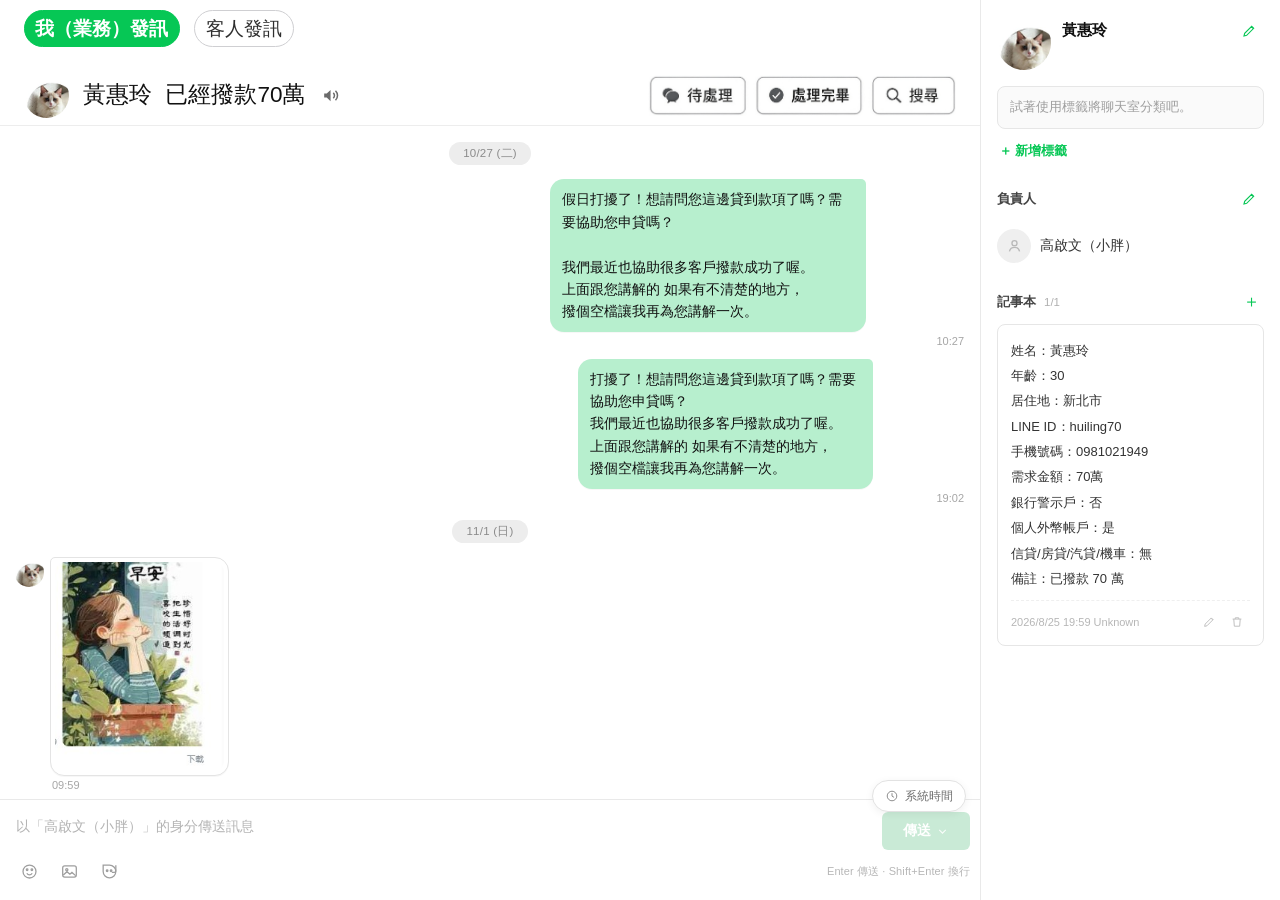
<file: LINEPK.html>
<!DOCTYPE html>
<html lang="zh-Hant">
<head>
<meta charset="utf-8">
<meta name="viewport" content="width=device-width, initial-scale=1">
<title>LINE 對話模擬器</title>
<link rel="icon" href="data:image/svg+xml,%3Csvg xmlns='http://www.w3.org/2000/svg' viewBox='0 0 32 32'%3E%3Crect width='32' height='32' rx='9' fill='%2306C755'/%3E%3Cpath d='M16 7c-5.5 0-10 3.6-10 8 0 2.5 1.4 4.7 3.6 6.2v3.6l3.4-1.9c1 .3 2 .4 3 .4 5.5 0 10-3.6 10-8S21.5 7 16 7z' fill='%23fff'/%3E%3C/svg%3E">
<style>
:root{
  --green:#06C755;
  --green-dark:#05b04c;
  --bubble-mine:#B7EFCE;
  --bubble-them:#EFF1F2;
  --line:#E9E9E9;
  --line-soft:#F0F0F0;
  --txt:#111;
  --txt-2:#666;
  --txt-3:#9A9A9A;
  --side-bg:#FFFFFF;
  --page:#EDEDED;
}
*{box-sizing:border-box;-webkit-tap-highlight-color:transparent}
html,body{height:100%}
body{
  margin:0;
  font-family:-apple-system,BlinkMacSystemFont,"Segoe UI","PingFang TC","Noto Sans TC","Microsoft JhengHei","Helvetica Neue",sans-serif;
  font-size:14px;color:var(--txt);background:var(--page);
  -webkit-font-smoothing:antialiased;
}
button{font:inherit;color:inherit;background:none;border:0;padding:0;cursor:pointer}
input,textarea{font:inherit;color:inherit}

.app{
  display:flex;height:100vh;height:100dvh;max-width:1360px;margin:0 auto;
  background:#fff;box-shadow:0 0 40px rgba(0,0,0,.10);position:relative;overflow:hidden;
}

/* ================= 左：聊天區 ================= */
.chat{position:relative;flex:1;min-width:0;display:flex;flex-direction:column;background:#fff;container-type:inline-size}

/* ============ 頂部：尺寸依聊天區寬度等比縮放（基準 4096px＝截圖原寸） ============ */
.role-bar{
  flex:0 0 auto;display:flex;align-items:flex-start;justify-content:flex-start;
  column-gap:clamp(10px,1.4cqw,18px);row-gap:clamp(8px,1cqw,12px);flex-wrap:wrap;
  padding:clamp(9px,1.07cqw,15px) clamp(12px,2.4cqw,26px) 0;
  background:#fff;
}
.seg{display:flex;gap:clamp(8px,1.44cqw,16px);max-width:100%;flex-wrap:nowrap;min-width:0}
.seg button{
  display:inline-flex;align-items:center;justify-content:center;
  height:clamp(30px,3.73cqw,44px);
  padding:0 clamp(10px,1.1cqw,15px);
  border-radius:999px;
  font-size:clamp(12.5px,1.95cqw,22px);line-height:1;color:#2E2E2E;
  background:#fff;border:1px solid #CFCFD2;
  white-space:nowrap;flex:0 0 auto;transition:background .15s,color .15s,border-color .15s;
}
.seg button .tx{overflow:visible;text-overflow:clip;white-space:nowrap}
.seg button.active{background:var(--green);color:#fff;border-color:var(--green);font-weight:600}
.seg button.active:hover{border-color:var(--green)}

/* 右側三顆操作鈕（與膠囊同一列） */
.ops{
  margin-left:auto;display:flex;align-items:center;justify-content:flex-end;
  gap:clamp(7px,1.2cqw,14px);flex-wrap:nowrap;flex:0 0 auto;
}
.hbtn{
  display:inline-flex;align-items:center;justify-content:center;
  gap:clamp(6px,0.9cqw,10px);
  height:clamp(30px,3.95cqw,45px);
  padding:0 clamp(9px,1.5cqw,16px);
  border-radius:clamp(7px,0.72cqw,10px);
  border:1px solid #BDBDC2;background:#fff;color:#4F4F4F;
  font-size:clamp(12px,1.62cqw,18px);line-height:1;white-space:nowrap;
  transition:background .15s,border-color .15s,color .15s;
}
.hbtn svg,.hbtn img{height:clamp(14px,1.55cqw,18px);width:auto;flex:0 0 auto;display:block}
.hbtn img{opacity:.92}
.hbtn.on img{opacity:1}
.hbtn:hover{background:#F8F8F8;border-color:#A9A9AE;color:#222}
.hbtn.on{border-color:var(--green);color:#1E8F4C;background:#F3FCF7}
.hbtn.on svg{color:#1E8F4C}

/* 聊天室標題列（頭像 + 客人名稱 + 喇叭） */
.chat-head{
  position:relative;flex:0 0 auto;display:flex;align-items:center;
  gap:clamp(10px,1.44cqw,17px);
  padding:clamp(12px,2.68cqw,30px) clamp(12px,2.4cqw,26px) clamp(7px,0.7cqw,9px);
  border-bottom:1px solid #EDEDED;
}
.head-avatar{
  width:clamp(34px,4.6cqw,52px);height:clamp(34px,4.6cqw,52px);
  border-radius:50%;overflow:hidden;flex:0 0 auto;background:#DFE3E6;
}
.head-avatar img{width:100%;height:100%;object-fit:cover;display:block}
.head-name{flex:1 1 auto;min-width:0;display:flex;flex-direction:column;gap:2px}
.head-name .n{
  display:flex;align-items:center;gap:clamp(3px,0.5cqw,6px);min-width:0;
  font-size:clamp(17px,2.3cqw,26px);font-weight:500;line-height:1.28;color:#111;
  white-space:nowrap;
}
.head-name .n .nm{overflow:hidden;text-overflow:ellipsis}
.head-name .n .st{overflow:hidden;text-overflow:ellipsis;margin-left:clamp(5px,0.9cqw,10px)}
.head-name .s{font-size:11.5px;color:var(--txt-3);white-space:nowrap;overflow:hidden;text-overflow:ellipsis}
.speaker{
  width:clamp(20px,2.4cqw,27px);height:clamp(20px,2.4cqw,27px);
  flex:0 0 auto;display:flex;align-items:center;justify-content:center;
  color:#6B6B6B;border-radius:5px;margin-left:clamp(5px,0.9cqw,10px);
}
.speaker:hover{background:#F3F3F3;color:#3C3C3C}
.speaker svg{width:clamp(16px,1.95cqw,22px);height:clamp(16px,1.95cqw,22px)}

/* 設定 / 資料欄：平時隱藏，滑過標題列才出現，保持畫面乾淨 */
.head-tools{
  margin-left:auto;display:flex;align-items:center;gap:1px;opacity:0;transition:opacity .18s;
}
.role-bar:hover .head-tools,.head-tools:focus-within{opacity:1}
.icon-btn{
  width:clamp(30px,3.24cqw,36px);height:clamp(30px,3.24cqw,36px);
  border-radius:8px;display:flex;align-items:center;justify-content:center;
  color:#8C8C8C;transition:background .15s;flex:0 0 auto;
}
.icon-btn:hover{background:#F3F3F3;color:#555}
.icon-btn:active{background:#E9E9E9}
.icon-btn svg{width:19px;height:19px;display:block}
.icon-btn.on{color:var(--green)}

/* 訊息區 */
.chat-body{
  flex:1;min-height:0;overflow-y:auto;overflow-x:hidden;
  padding:14px 14px 6px;background:#fff;scroll-behavior:smooth;
}
.chat-body::-webkit-scrollbar{width:9px}
.chat-body::-webkit-scrollbar-thumb{background:#DDD;border-radius:9px}
.chat-body::-webkit-scrollbar-track{background:transparent}

.day{display:flex;justify-content:center;margin:16px 0 14px}
.day span{
  background:#EDEDED;color:#8B8B8B;font-size:11.5px;padding:4px 14px;border-radius:999px;letter-spacing:.02em;
}
.day:first-child{margin-top:2px}

.row{display:flex;align-items:flex-end;gap:6px;margin-bottom:12px}
.row.mine{justify-content:flex-end}
.row.them{justify-content:flex-start}
.bubble{
  max-width:min(76%,calc(30em + 24px));padding:9px 12px;font-size:14px;line-height:1.6;
  white-space:pre-wrap;word-break:break-word;overflow-wrap:anywhere;
  box-shadow:0 1px 0 rgba(0,0,0,.03);
}
.row.mine .bubble{background:var(--bubble-mine);border-radius:14px;border-top-right-radius:5px}
.row.them .bubble{background:var(--bubble-them);border-radius:14px;border-top-left-radius:5px}
.bubble.media{padding:4px;background:#fff!important;border:1px solid #E4E4E4}
.bubble.media img{display:block;max-width:230px;width:100%;border-radius:11px;cursor:zoom-in}
.bubble.media.mine-img{background:var(--bubble-mine)!important;border-color:transparent;padding:5px}

.stamp{display:flex;flex-direction:column;margin-top:3px;font-size:11px;color:#A6A6A6;gap:2px}
.row.mine .stamp{align-items:flex-end;padding-right:2px}
.row.them .stamp{align-items:flex-start;padding-left:2px}
.del{
  width:22px;height:22px;border-radius:50%;background:#fff;border:1px solid #E2E2E2;color:#9A9A9A;
  display:flex;align-items:center;justify-content:center;opacity:0;transition:opacity .15s;flex:0 0 auto;margin-bottom:16px;
}
.del svg{width:12px;height:12px}
.row.them .msg-ava{
  width:clamp(24px,6cqw,30px);height:clamp(24px,6cqw,30px);
  border-radius:50%;overflow:hidden;flex:0 0 auto;align-self:flex-start;
  background:#F2F2F2;
}
.row.them .msg-ava img{width:100%;height:100%;object-fit:cover;display:block}
.row:hover .del{opacity:1}
.del:hover{color:#E4573D;border-color:#F0C9C2}

.empty{display:flex;flex-direction:column;align-items:center;justify-content:center;height:100%;gap:10px;color:#B5B5B5;font-size:13px;text-align:center;line-height:1.7}

/* 輸入區 */
.composer{flex:0 0 auto;border-top:1px solid var(--line);padding:8px 10px 10px;background:#fff}
.compose-main{display:flex;align-items:flex-end;gap:8px}
.compose-main textarea{
  flex:1;min-width:0;border:0;outline:none;resize:none;background:#fff;
  font-size:16px;line-height:1.5;padding:9px 6px 8px;max-height:120px;min-height:42px;
}
.compose-main textarea::placeholder{color:#B4B4B4;font-size:13.5px}
.send{
  flex:0 0 auto;height:38px;min-width:88px;padding:0 12px;background:var(--green);color:#fff;
  border-radius:6px;font-size:13.5px;font-weight:600;display:flex;align-items:center;justify-content:center;gap:5px;
  transition:background .15s;
}
.send:hover{background:var(--green-dark)}
.send:disabled{background:#C9EAD6;cursor:not-allowed;color:#fff}
.send svg{width:13px;height:13px;opacity:.9}
.compose-tools{display:flex;align-items:center;gap:2px;margin-top:2px}
.tool{width:38px;height:38px;border-radius:8px;display:flex;align-items:center;justify-content:center;color:#9E9E9E}
.tool:hover{background:#F4F4F4;color:#555}
.tool svg{width:19px;height:19px}
.hint{margin-left:auto;font-size:11px;color:#B7B7B7;letter-spacing:.01em;white-space:nowrap}

/* ================= 右：資料欄 ================= */
.side{
  flex:0 0 300px;width:300px;border-left:1px solid var(--line);background:var(--side-bg);
  padding:16px 16px 24px;overflow-y:auto;
}
.side.hide{display:none}
.contact{display:flex;align-items:flex-start;gap:11px;margin-bottom:16px}
.contact .av{width:54px;height:54px;border-radius:50%;overflow:hidden;background:#DFE3E6;flex:0 0 auto}
.contact .av img{width:100%;height:100%;object-fit:cover;display:block}
.contact .meta{min-width:0;flex:1;padding-top:4px}
.contact .meta .n{font-size:15px;font-weight:600;line-height:1.35;word-break:break-word}
.contact .meta .s{font-size:12px;color:var(--txt-3);margin-top:3px;line-height:1.4;word-break:break-word}
.pencil{width:30px;height:30px;border-radius:7px;color:var(--green);display:flex;align-items:center;justify-content:center;flex:0 0 auto}
.pencil:hover{background:#EDFBF3}
.pencil svg{width:16px;height:16px}

.tags-empty{
  border:1px solid #E6E6E6;border-radius:8px;background:#FAFAFA;color:#9E9E9E;font-size:12.5px;
  padding:11px 12px;line-height:1.5;margin-bottom:10px;
}
.tag-list{display:flex;flex-wrap:wrap;gap:6px;margin-bottom:10px}
.tag{
  display:inline-flex;align-items:center;gap:5px;background:#F2F6F4;color:#2F7A52;border:1px solid #D9EBE1;
  border-radius:999px;font-size:12px;padding:4px 8px 4px 10px;
}
.tag b{font-weight:500}
.tag button{color:#8FB3A1;width:14px;height:14px;display:flex;align-items:center;justify-content:center;font-size:13px;line-height:1}
.tag button:hover{color:#E4573D}
.add-link{display:inline-flex;align-items:center;gap:4px;color:var(--green);font-size:12.5px;font-weight:600;padding:4px 2px}
.add-link:hover{opacity:.8}

.sec{margin-top:20px}
.sec-head{display:flex;align-items:center;gap:8px;font-size:12.5px;color:#8F8F8F;margin-bottom:9px}
.sec-head .t{font-size:13px;color:#444;font-weight:600}
.sec-head .num{font-size:11.5px;color:#B0B0B0}
.sec-head .right{margin-left:auto;display:flex;align-items:center;gap:6px}
.plus{width:26px;height:26px;border-radius:6px;color:var(--green);font-size:17px;display:flex;align-items:center;justify-content:center;line-height:1}
.plus:hover{background:#EDFBF3}

.owner{display:flex;align-items:center;gap:9px;padding:6px 0}
.owner .av{width:34px;height:34px;border-radius:50%;background:#EFEFEF;display:flex;align-items:center;justify-content:center;color:#B9B9B9;flex:0 0 auto}
.owner .av svg{width:19px;height:19px}
.owner .nm{font-size:13.5px;color:#333;flex:1;min-width:0;overflow:hidden;text-overflow:ellipsis;white-space:nowrap}

.note{
  border:1px solid #E6E6E6;border-radius:8px;padding:13px 13px 10px;background:#fff;
}
.note-txt{
  outline:none;font-size:13px;line-height:1.95;color:#333;white-space:pre-wrap;word-break:break-word;
  min-height:40px;
}
.note-txt:focus{background:#FCFDFB;box-shadow:inset 0 0 0 1px #DFF2E6;border-radius:4px}
.note-foot{display:flex;align-items:center;gap:8px;margin-top:9px;padding-top:8px;border-top:1px dashed #EFEFEF;color:#B6B6B6;font-size:11px}
.note-foot .r{margin-left:auto;display:flex;gap:2px}
.note-foot button{width:26px;height:26px;border-radius:6px;display:flex;align-items:center;justify-content:center;color:#C0C0C0}
.note-foot button:hover{background:#F5F5F5;color:#777}
.note-foot svg{width:14px;height:14px}

/* ============ 設定面板 ============ */
.mask{
  position:fixed;inset:0;background:rgba(20,24,22,.42);display:none;align-items:center;justify-content:center;
  padding:16px;z-index:40;backdrop-filter:blur(2px)
}
.mask.show{display:flex}
.panel{
  width:100%;max-width:460px;max-height:88vh;overflow-y:auto;background:#fff;border-radius:14px;
  box-shadow:0 20px 60px rgba(0,0,0,.25);
}
.panel-head{
  display:flex;align-items:center;gap:8px;padding:15px 18px;border-bottom:1px solid var(--line);
  position:sticky;top:0;background:#fff;z-index:2;border-radius:14px 14px 0 0;
}
.panel-head .h{font-size:15px;font-weight:600;flex:1}
.panel-head .x{width:32px;height:32px;border-radius:8px;display:flex;align-items:center;justify-content:center;color:#999}
.panel-head .x:hover{background:#F4F4F4}
.panel-body{padding:16px 18px 20px}
.grp{margin-bottom:18px}
.grp > .lb{font-size:12px;color:#8C8C8C;margin-bottom:7px;display:block;letter-spacing:.02em}
.field{display:flex;align-items:center;gap:8px}
.field input[type=text],.field input[type=url]{
  width:100%;min-width:0;border:1px solid #E2E2E2;border-radius:8px;padding:10px 11px;font-size:14px;outline:none;background:#fff;
}
.field input:focus{border-color:#9BDFB8;box-shadow:0 0 0 3px #EAF8F0}
.ava-row{display:flex;align-items:center;gap:13px}
.ava-prev{width:62px;height:62px;border-radius:50%;overflow:hidden;background:#E8ECEF;flex:0 0 auto;position:relative}
.ava-prev img{width:100%;height:100%;object-fit:cover;display:block}
.upload{
  display:inline-flex;align-items:center;gap:6px;border:1px solid #DCDCDC;border-radius:8px;padding:8px 12px;
  font-size:13px;color:#444;background:#fff;cursor:pointer
}
.upload:hover{border-color:#B7E6C9;background:#F7FDF9}
.upload svg{width:15px;height:15px;color:var(--green)}
.mini-note{font-size:11.5px;color:#ADADAD;margin-top:8px;line-height:1.6}
.switch-row{display:flex;align-items:center;gap:10px;padding:9px 0;border-bottom:1px solid #F3F3F3}
.switch-row:last-of-type{border-bottom:0}
.switch-row .tx{flex:1;font-size:13.5px;color:#333}
.switch-row .dx{font-size:11.5px;color:#A8A8A8;display:block;margin-top:2px}
.toggle{width:42px;height:24px;border-radius:999px;background:#DDD;position:relative;flex:0 0 auto;transition:background .18s}
.toggle::after{content:"";position:absolute;top:3px;left:3px;width:18px;height:18px;border-radius:50%;background:#fff;transition:left .18s;box-shadow:0 1px 3px rgba(0,0,0,.2)}
.toggle.on{background:var(--green)}
.toggle.on::after{left:21px}
.btn-row{display:flex;gap:9px;flex-wrap:wrap;margin-top:6px}
.btn{border:1px solid #E0E0E0;border-radius:8px;padding:9px 13px;font-size:13px;color:#444;background:#fff}
.btn:hover{background:#F7F7F7}
.btn.green{border-color:var(--green);color:var(--green)}
.btn.danger{border-color:#F0C9C2;color:#D9503A}
.btn.danger:hover{background:#FDF4F2}

/* 放大圖 */
.lightbox{position:fixed;inset:0;background:rgba(0,0,0,.82);display:none;align-items:center;justify-content:center;z-index:50;padding:20px}
.lightbox.show{display:flex}
.lightbox img{max-width:92vw;max-height:88vh;border-radius:8px}

/* toast */
.toast{
  position:fixed;left:50%;bottom:84px;transform:translateX(-50%) translateY(10px);
  background:rgba(30,32,31,.92);color:#fff;font-size:13px;padding:9px 16px;border-radius:999px;
  opacity:0;pointer-events:none;transition:opacity .2s,transform .2s;z-index:60;max-width:86vw;text-align:center;
}
.toast.show{opacity:1;transform:translateX(-50%) translateY(0)}

/* 預覽模式（隱藏模擬列） */
body.pure .role-bar{display:none}

/* 搜尋命中提示 */
.row.flash .bubble{animation:flashBubble 1.4s ease}
@keyframes flashBubble{
  0%,100%{box-shadow:0 0 0 0 rgba(6,199,85,0)}
  35%{box-shadow:0 0 0 3px rgba(6,199,85,.55)}
}

/* ---------- 姓名列右側：原圖貼上的三個按鈕 ---------- */
.head-shot{
  display:block;flex:0 0 auto;margin-left:auto;
  height:clamp(30px,4.15cqw,47px);width:auto;max-width:64%;
  user-select:none;-webkit-user-drag:none;
}

/* ---------- 右下：調整聊天時間 ---------- */
.timebox{
  position:absolute;right:14px;bottom:clamp(70px,10cqw,88px);z-index:6;
  display:flex;flex-direction:column;align-items:flex-end;gap:8px;
}
.tb-panel{
  width:224px;background:#fff;border:1px solid #E3E3E3;border-radius:12px;
  box-shadow:0 8px 24px rgba(0,0,0,.10);padding:11px 12px 10px;display:none;
}
.tb-panel.show{display:block}
.tb-title{font-size:12px;color:#8C8C8C;margin:0 0 9px;letter-spacing:.2px}
.tb-fields{display:grid;grid-template-columns:repeat(4,1fr);gap:6px}
.tb-fields label{display:flex;flex-direction:column;gap:4px;font-size:11px;color:#A3A3A3}
.tb-fields input{
  width:100%;border:1px solid #E4E4E4;border-radius:7px;padding:6px 2px;
  font-size:14px;text-align:center;color:#222;background:#FCFCFC;outline:none;
  font-family:inherit;-moz-appearance:textfield;
}
.tb-fields input::-webkit-outer-spin-button,.tb-fields input::-webkit-inner-spin-button{-webkit-appearance:none;margin:0}
.tb-fields input:focus{border-color:#9BDFB8;box-shadow:0 0 0 2px #EAF8F0;background:#fff}
.tb-row{display:flex;gap:6px;margin-top:10px}
.tb-btn{
  flex:1;height:32px;border-radius:7px;border:1px solid #E2E2E2;background:#fff;
  font-size:12.5px;color:#5A5A5A;font-family:inherit;cursor:pointer;transition:background .15s,border-color .15s;
}
.tb-btn:hover{background:#F7F7F7}
.tb-btn.primary{background:#06C755;border-color:#06C755;color:#fff;font-weight:600}
.tb-btn.primary:hover{background:#05B24C}
.tb-status{margin-top:9px;font-size:11px;line-height:1.55;color:#9B9B9B}
.tb-status.locked{color:#1E8F4C}
.tb-toggle{
  display:flex;align-items:center;gap:6px;height:32px;padding:0 12px;
  border-radius:999px;border:1px solid #E2E2E2;background:#fff;cursor:pointer;
  font-size:12px;color:#6E6E6E;font-family:inherit;
  box-shadow:0 2px 8px rgba(0,0,0,.06);transition:border-color .15s,color .15s,background .15s;
}
.tb-toggle:hover{border-color:#CFCFCF;color:#333}
.tb-toggle.on{border-color:#BFE8CE;background:#F4FCF7;color:#1E8F4C}
.tb-toggle svg{width:14px;height:14px;flex:0 0 auto}

</style>
</head>
<body>
<div class="app" id="app">

  <section class="chat">
    <div class="role-bar" id="roleBar">
      <div class="seg" id="seg">
        <button data-role="me"><span class="tx" id="segMe">我（業務）發訊</span></button>
        <button data-role="them"><span class="tx" id="segThem">客人發訊</span></button>
      </div>
      <span class="head-tools">
          <button class="icon-btn" id="btnInfo" title="聯絡人資料 / 開關右側資料欄" aria-label="聯絡人資料">
            <svg viewBox="0 0 24 24" fill="none" stroke="currentColor" stroke-width="1.6"><circle cx="12" cy="12" r="8.4"/><path d="M12 8.2v.1M12 11v5"/></svg>
          </button>
          <button class="icon-btn" id="btnSettings" title="模擬器設定" aria-label="模擬器設定">
            <svg viewBox="0 0 24 24" fill="none" stroke="currentColor" stroke-width="1.6"><circle cx="12" cy="12" r="3.1"/><path d="M12 3.6v2.2M12 18.2v2.2M4.6 12h2.2M17.2 12h2.2M6.6 6.6l1.6 1.6M15.8 15.8l1.6 1.6M17.4 6.6l-1.6 1.6M8.2 15.8l-1.6 1.6"/></svg>
          </button>
      </span>
    </div>

    <header class="chat-head">
      <div class="head-avatar"><img id="headAvatar" alt=""></div>
      <div class="head-name">
        <div class="n">
          <span class="nm" id="headName">黃惠玲</span>
          <span class="st" id="headStatus">已經撥款70萬</span>
          <button class="speaker" data-toast="語音訊息為模擬畫面，未提供實際功能" title="語音" aria-label="語音訊息">
            <svg viewBox="0 0 24 24" fill="none" stroke="currentColor" stroke-width="1.7"><path d="M4 9.5v5h3.2L12 19V5l-4.8 4.5H4z" fill="currentColor" stroke="none"/><path d="M15.4 8.6a4.6 4.6 0 010 6.8" stroke-width="1.9"/><path d="M18.2 6a8.4 8.4 0 010 12" stroke-width="1.9"/></svg>
          </button>
        </div>
        <div class="s" id="headSub"></div>
      </div>
      <img class="head-shot" src="[data-uri]" alt="待處理 處理完畢 搜尋">
    </header>

    <div class="chat-body" id="chatBody"></div>

    <div class="timebox" id="timebox">
      <div class="tb-panel" id="tbPanel">
        <p class="tb-title">調整聊天時間</p>
        <div class="tb-fields">
          <label>月<input id="tbM" type="number" min="1" max="12" inputmode="numeric"></label>
          <label>日<input id="tbD" type="number" min="1" max="31" inputmode="numeric"></label>
          <label>時<input id="tbH" type="number" min="0" max="23" inputmode="numeric"></label>
          <label>分<input id="tbMi" type="number" min="0" max="59" inputmode="numeric"></label>
        </div>
        <div class="tb-row">
          <button class="tb-btn primary" id="tbApply">確認時間</button>
          <button class="tb-btn" id="tbReset">用系統時間</button>
        </div>
        <p class="tb-status" id="tbStatus">未確認：新訊息使用系統時間</p>
      </div>
      <button class="tb-toggle" id="tbToggle" title="調整聊天時間">
        <svg viewBox="0 0 24 24" fill="none" aria-hidden="true"><circle cx="12" cy="12" r="8.2" stroke="#8C8C8C" stroke-width="1.7"/><path d="M12 7.8v4.4l3 1.8" stroke="#8C8C8C" stroke-width="1.7" stroke-linecap="round"/></svg>
        <span id="tbLabel">系統時間</span>
      </button>
    </div>

    <footer class="composer">
      <div class="compose-main">
        <textarea id="input" rows="1" placeholder="輸入訊息"></textarea>
        <button class="send" id="btnSend">傳送
          <svg viewBox="0 0 24 24" fill="none" stroke="currentColor" stroke-width="2"><path d="M6 9l6 6 6-6"/></svg>
        </button>
      </div>
      <div class="compose-tools">
        <button class="tool" data-toast="表情貼圖為模擬畫面，請由右側圖片上傳功能插入貼圖" title="表情" aria-label="表情">
          <svg viewBox="0 0 24 24" fill="none" stroke="currentColor" stroke-width="1.6"><circle cx="12" cy="12" r="8.2"/><path d="M8.6 14.2c.9 1.4 2.1 2.1 3.4 2.1s2.5-.7 3.4-2.1"/><circle cx="9" cy="9.8" r="1"/><circle cx="15" cy="9.8" r="1"/></svg>
        </button>
        <label class="tool" for="fileImg" title="傳送圖片" aria-label="傳送圖片">
          <svg viewBox="0 0 24 24" fill="none" stroke="currentColor" stroke-width="1.6"><rect x="3.4" y="5" width="17.2" height="14" rx="2.6"/><circle cx="8.6" cy="9.8" r="1.4"/><path d="M4.2 16.4l4.6-4.2 3.7 3.3 2.6-2.3 4.6 4"/></svg>
        </label>
        <button class="tool" data-toast="貼圖商店為模擬畫面，請由右側圖片上傳功能插入貼圖" title="貼圖" aria-label="貼圖">
          <svg viewBox="0 0 24 24" fill="none" stroke="currentColor" stroke-width="1.6"><path d="M4 12a8 8 0 108-8H4v8z"/><path d="M20 4v7a2 2 0 01-2 2h-3"/><circle cx="9" cy="11" r="1"/><circle cx="14" cy="11" r="1"/></svg>
        </button>
        <input type="file" id="fileImg" accept="image/*" hidden>
        <span class="hint">Enter 傳送 · Shift+Enter 換行</span>
      </div>
    </footer>
  </section>

  <aside class="side" id="side">
    <div class="contact">
      <div class="av"><img id="sideAvatar" alt=""></div>
      <div class="meta">
        <div class="n" id="sideName">Kun（胖8.25）</div>
        <div class="s" id="sideSub">(Kun)</div>
      </div>
      <button class="pencil" id="sideEdit" title="編輯名稱與頭像" aria-label="編輯">
        <svg viewBox="0 0 24 24" fill="none" stroke="currentColor" stroke-width="1.7"><path d="M15.5 5.5l3 3M4.5 19.5l1-4L16 5l3 3L8.5 18.5l-4 1z"/></svg>
      </button>
    </div>

    <div id="tagWrap"></div>

    <div class="sec">
      <div class="sec-head"><span class="t">負責人</span><span class="right"><button class="pencil" id="ownerEdit" title="編輯負責人" aria-label="編輯負責人"><svg viewBox="0 0 24 24" fill="none" stroke="currentColor" stroke-width="1.7"><path d="M15.5 5.5l3 3M4.5 19.5l1-4L16 5l3 3L8.5 18.5l-4 1z"/></svg></button></span></div>
      <div class="owner">
        <div class="av"><svg viewBox="0 0 24 24" fill="none" stroke="currentColor" stroke-width="1.7"><circle cx="12" cy="9" r="3.2"/><path d="M5.6 19.4a6.6 6.6 0 0112.8 0"/></svg></div>
        <div class="nm" id="ownerName">高啟文（小胖）</div>
      </div>
    </div>

    <div class="sec">
      <div class="sec-head"><span class="t">記事本</span><span class="num" id="noteNum">1/1</span><span class="right"><button class="plus" id="noteAdd" title="新增記事" aria-label="新增記事">＋</button></span></div>
      <div id="noteList"></div>
    </div>
  </aside>
</div>

<div class="mask" id="mask">
  <div class="panel" role="dialog" aria-modal="true" aria-label="模擬器設定">
    <div class="panel-head">
      <span class="h">模擬器設定</span>
      <button class="x" id="panelClose" aria-label="關閉">
        <svg viewBox="0 0 24 24" width="18" height="18" fill="none" stroke="currentColor" stroke-width="1.8"><path d="M6 6l12 12M18 6L6 18"/></svg>
      </button>
    </div>
    <div class="panel-body">
      <div class="grp">
        <label class="lb">客人（聊天室對象）</label>
        <div class="ava-row">
          <div class="ava-prev"><img id="prevThem" alt=""></div>
          <div>
            <label class="upload" for="fileAvaThem">
              <svg viewBox="0 0 24 24" fill="none" stroke="currentColor" stroke-width="1.7"><path d="M12 16V5M8 8.5L12 4.5 16 8.5"/><path d="M4.5 15.5v2.5a2 2 0 002 2h11a2 2 0 002-2v-2.5"/></svg>
              上傳頭像
            </label>
            <input type="file" id="fileAvaThem" accept="image/*" hidden>
            <div class="mini-note">建議正方形圖片，會自動壓縮圓形顯示</div>
          </div>
        </div>
        <div style="height:10px"></div>
        <div class="field"><input type="text" id="inpThemName" placeholder="客人名稱，例如 黃惠玲"></div>
        <div style="height:8px"></div>
        <div class="field"><input type="text" id="inpThemStatus" placeholder="狀態文字，例如 已經撥款70萬"></div>
        <div style="height:8px"></div>
        <div class="field"><input type="text" id="inpThemSub" placeholder="副標（選填），例如 (Kun)"></div>
      </div>

      <div class="grp">
        <label class="lb">我（官方帳號 / 你自己）</label>
        <div class="field"><input type="text" id="inpMeName" placeholder="我的名稱"></div>
        <div class="mini-note">我的訊息以綠色氣泡顯示，客人的訊息為灰色氣泡靠右。</div>
      </div>

      <div class="grp">
        <label class="lb">負責人</label>
        <div class="field"><input type="text" id="inpOwner" placeholder="負責人名稱"></div>
      </div>

      <div class="grp">
        <label class="lb">顯示設定</label>
        <div class="switch-row">
          <span class="tx">顯示右側資料欄<span class="dx">關閉後畫面只剩聊天室，適合截圖</span></span>
          <button class="toggle" id="tgSide" aria-label="切換右側資料欄"></button>
        </div>
        <div class="switch-row">
          <span class="tx">預覽模式<span class="dx">隱藏上方的發訊身分切換列</span></span>
          <button class="toggle" id="tgPure" aria-label="切換預覽模式"></button>
        </div>
      </div>

      <div class="grp" style="margin-bottom:0">
        <label class="lb">對話內容</label>
        <div class="btn-row">
          <button class="btn danger" id="btnClear">清空對話</button>
          <button class="btn" id="btnSample">載入範例對話</button>
        </div>
        <div class="mini-note">內容與設定會自動存在這台瀏覽器，關掉網頁再開仍在。</div>
      </div>
    </div>
  </div>
</div>

<div class="lightbox" id="lightbox"><img id="lightboxImg" alt=""></div>
<div class="toast" id="toast"></div>

<script>
(function(){
  const CAT = '[data-uri]';
  const MORNING = '[data-uri]';
  const KEY = 'line-sim-v2';
  const WK = ['日','一','二','三','四','五','六'];

  function sampleMessages(){
    return [
      {id:'s1', side:'me', type:'text', text:'假日打擾了！想請問您這邊貸到款項了嗎？需要協助您申貸嗎？\n\n我們最近也協助很多客戶撥款成功了喔。\n上面跟您講解的 如果有不清楚的地方，\n撥個空檔讓我再為您講解一次。', ts: new Date(2026,9,27,10,27).getTime()},
      {id:'s2', side:'me', type:'text', text:'打擾了！想請問您這邊貸到款項了嗎？需要協助您申貸嗎？\n我們最近也協助很多客戶撥款成功了喔。\n上面跟您講解的 如果有不清楚的地方，\n撥個空檔讓我再為您講解一次。', ts: new Date(2026,9,27,19,2).getTime()},
      {id:'s3', side:'them', type:'image', img: MORNING, ts: new Date(2026,10,1,9,59).getTime()}
    ];
  }

  const DEFAULT_NOTE = '姓名：黃惠玲\n年齡：30\n居住地：新北市\nLINE ID：huiling70\n手機號碼：0981021949\n需求金額：70萬\n銀行警示戶：否\n個人外幣帳戶：是\n信貸/房貸/汽貸/機車：無\n備註：已撥款 70 萬';

  let state = {
    me:{ name:'高啟文（小胖）' },
    them:{ name:'黃惠玲', status:'已經撥款70萬', sub:'', avatar:CAT },
    owner:'高啟文（小胖）',
    tags:[],
    notes:[{ text: DEFAULT_NOTE, ts:'2026/8/25 19:59', by:'Unknown' }],
    role:'me',
    timeLock:null,
    sideOn:true,
    pure:false,
    messages: sampleMessages()
  };

  function load(){
    try{
      const raw = localStorage.getItem(KEY);
      if(!raw) return;
      const s = JSON.parse(raw);
      if(!s || !Array.isArray(s.messages)) return;
      state = Object.assign(state, s);
      if(!state.them.avatar) state.them.avatar = CAT;
      if(typeof state.them.status !== 'string') state.them.status = '已經撥款70萬';
      if(!state.notes.length) state.notes = [{ text:'', ts:'', by:'' }];
    }catch(e){}
  }
  let saveTimer = null;
  function save(){
    clearTimeout(saveTimer);
    saveTimer = setTimeout(function(){
      try{ localStorage.setItem(KEY, JSON.stringify(state)); }catch(e){}
    }, 120);
  }

  const $ = function(id){ return document.getElementById(id); };
  const el = {
    body:$('chatBody'), headAvatar:$('headAvatar'), headName:$('headName'), headStatus:$('headStatus'), headSub:$('headSub'),
    side:$('side'), sideAvatar:$('sideAvatar'), sideName:$('sideName'), sideSub:$('sideSub'),
    seg:$('seg'), segMe:$('segMe'), segThem:$('segThem'), input:$('input'), btnSend:$('btnSend'),
    noteList:$('noteList'), noteNum:$('noteNum'), tagWrap:$('tagWrap'), ownerName:$('ownerName'),
    mask:$('mask'), toast:$('toast'), lightbox:$('lightbox'), lightboxImg:$('lightboxImg'),
    prevThem:$('prevThem')
  };

  let toastTimer = null;
  function toast(msg){
    el.toast.textContent = msg;
    el.toast.classList.add('show');
    clearTimeout(toastTimer);
    toastTimer = setTimeout(function(){ el.toast.classList.remove('show'); }, 1900);
  }

  function pad(n){ return n < 10 ? '0' + n : '' + n; }
  function clock(ts){ const d = new Date(ts); return pad(d.getHours()) + ':' + pad(d.getMinutes()); }
  function dayKey(ts){ const d = new Date(ts); return d.getFullYear() + '-' + (d.getMonth()+1) + '-' + d.getDate(); }
  function dayLabel(ts){ const d = new Date(ts); return (d.getMonth()+1) + '/' + d.getDate() + ' (' + WK[d.getDay()] + ')'; }

  /* ---------- 渲染：聊天 ---------- */
  function renderChat(){
    const frag = document.createDocumentFragment();
    if(!state.messages.length){
      const e = document.createElement('div');
      e.className = 'empty';
      e.innerHTML = '<div>還沒有任何訊息</div><div>在下方輸入框開始對話，或到設定載入範例對話</div>';
      frag.appendChild(e);
    }
    let lastDay = null;
    state.messages.forEach(function(m){
      const dk = dayKey(m.ts);
      if(dk !== lastDay){
        lastDay = dk;
        const day = document.createElement('div');
        day.className = 'day';
        const pill = document.createElement('span');
        pill.textContent = dayLabel(m.ts);
        day.appendChild(pill);
        frag.appendChild(day);
      }
      frag.appendChild(bubbleRow(m));
    });
    el.body.innerHTML = '';
    el.body.appendChild(frag);
    el.body.scrollTop = el.body.scrollHeight;
  }

  function bubbleRow(m){
    const row = document.createElement('div');
    row.className = 'row ' + (m.side === 'me' ? 'mine' : 'them');
    row.dataset.mid = m.id;

    const del = document.createElement('button');
    del.className = 'del';
    del.title = '刪除這則訊息';
    del.setAttribute('aria-label','刪除這則訊息');
    del.innerHTML = '<svg viewBox="0 0 24 24" fill="none" stroke="currentColor" stroke-width="2"><path d="M6 6l12 12M18 6L6 18"/></svg>';
    del.addEventListener('click', function(){
      state.messages = state.messages.filter(function(x){ return x.id !== m.id; });
      save(); renderChat();
    });

    const wrap = document.createElement('div');
    wrap.style.display = 'flex';
    wrap.style.flexDirection = 'column';

    const b = document.createElement('div');
    b.className = 'bubble';

    if(m.type === 'image' && m.img){
      b.className += ' media' + (m.side === 'me' ? ' mine-img' : '');
      const im = document.createElement('img');
      im.src = m.img;
      im.alt = '傳送的圖片';
      im.addEventListener('click', function(){
        el.lightboxImg.src = m.img;
        el.lightbox.classList.add('show');
      });
      b.appendChild(im);
    }else{
      b.textContent = m.text || '';
    }

    const stamp = document.createElement('div');
    stamp.className = 'stamp';
    const t = document.createElement('span');
    t.textContent = clock(m.ts);
    stamp.appendChild(t);

    wrap.appendChild(b);
    wrap.appendChild(stamp);

    if(m.side === 'me'){
      row.appendChild(del); row.appendChild(wrap);
    }else{
      const ava = document.createElement('div');
      ava.className = 'msg-ava';
      const ai = document.createElement('img');
      ai.src = state.them.avatar || CAT;
      ai.alt = state.them.name || '客人';
      ava.appendChild(ai);
      row.appendChild(ava); row.appendChild(wrap); row.appendChild(del);
    }
    return row;
  }

  /* ---------- 渲染：頭像 / 名稱 / 身分 ---------- */
  function renderIdentity(){
    el.headAvatar.src = state.them.avatar;
    el.sideAvatar.src = state.them.avatar;
    el.prevThem.src = state.them.avatar;
    el.headName.textContent = state.them.name;
    el.headStatus.textContent = state.them.status || '';
    el.headStatus.style.display = state.them.status ? 'inline' : 'none';
    el.sideName.textContent = state.them.name;
    el.headSub.textContent = state.them.sub || '';
    el.sideSub.textContent = state.them.sub || '';
    el.sideSub.style.display = state.them.sub ? 'block' : 'none';
    el.headSub.style.display = state.them.sub ? 'block' : 'none';

    el.segMe.title = '以「' + (state.me.name || '我') + '」的身分發訊';
    el.segThem.title = '以「' + (state.them.name || '客人') + '」的身分發訊';
    Array.prototype.forEach.call(el.seg.querySelectorAll('button'), function(b){
      b.classList.toggle('active', b.dataset.role === state.role);
    });
    el.ownerName.textContent = state.owner || '—';
    el.input.placeholder = state.role === 'me'
      ? '以「' + (state.me.name || '我') + '」的身分傳送訊息'
      : '以「' + (state.them.name || '客人') + '」的身分傳送訊息';
  }

  /* ---------- 渲染：標籤 ---------- */
  function renderTags(){
    el.tagWrap.innerHTML = '';
    if(!state.tags.length){
      const d = document.createElement('div');
      d.className = 'tags-empty';
      d.textContent = '試著使用標籤將聊天室分類吧。';
      el.tagWrap.appendChild(d);
    }else{
      const list = document.createElement('div');
      list.className = 'tag-list';
      state.tags.forEach(function(t, i){
        const tag = document.createElement('span');
        tag.className = 'tag';
        const nm = document.createElement('b');
        nm.textContent = t;
        const x = document.createElement('button');
        x.type = 'button';
        x.setAttribute('aria-label','移除標籤');
        x.textContent = '×';
        x.addEventListener('click', function(){
          state.tags.splice(i,1); save(); renderTags();
        });
        tag.appendChild(nm); tag.appendChild(x);
        list.appendChild(tag);
      });
      el.tagWrap.appendChild(list);
    }
    const add = document.createElement('button');
    add.className = 'add-link';
    add.innerHTML = '＋ 新增標籤';
    add.addEventListener('click', function(){
      const v = prompt('新增標籤名稱（例如：待撥款、已成交）');
      if(v && v.trim()){ state.tags.push(v.trim().slice(0,12)); save(); renderTags(); }
    });
    el.tagWrap.appendChild(add);
  }

  /* ---------- 渲染：記事本 ---------- */
  function renderNotes(){
    el.noteList.innerHTML = '';
    state.notes.forEach(function(n, i){
      const card = document.createElement('div');
      card.className = 'note';
      card.style.marginBottom = '10px';

      const txt = document.createElement('div');
      txt.className = 'note-txt';
      txt.contentEditable = 'true';
      txt.spellcheck = false;
      txt.textContent = n.text;
      txt.addEventListener('input', function(){ n.text = txt.textContent; save(); });
      txt.addEventListener('blur', function(){ txt.textContent = txt.textContent; });

      const foot = document.createElement('div');
      foot.className = 'note-foot';
      const when = document.createElement('span');
      when.textContent = (n.ts || '') + (n.by ? ' ' + n.by : '');
      const r = document.createElement('div');
      r.className = 'r';

      const edit = document.createElement('button');
      edit.title = '重新編輯';
      edit.setAttribute('aria-label','重新編輯記事');
      edit.innerHTML = '<svg viewBox="0 0 24 24" fill="none" stroke="currentColor" stroke-width="1.7"><path d="M15.5 5.5l3 3M4.5 19.5l1-4L16 5l3 3L8.5 18.5l-4 1z"/></svg>';
      edit.addEventListener('click', function(){
        txt.focus();
        const sel = window.getSelection();
        const rng = document.createRange();
        rng.selectNodeContents(txt);
        rng.collapse(false);
        sel.removeAllRanges(); sel.addRange(rng);
      });

      const trash = document.createElement('button');
      trash.title = '刪除這則記事';
      trash.setAttribute('aria-label','刪除這則記事');
      trash.innerHTML = '<svg viewBox="0 0 24 24" fill="none" stroke="currentColor" stroke-width="1.7"><path d="M4.5 7h15M9 7V4.8h6V7M6.5 7l.9 12.2h9.2L17.5 7"/></svg>';
      trash.addEventListener('click', function(){
        if(state.notes.length === 1) state.notes = [{ text:'', ts:'', by:'' }];
        else state.notes.splice(i,1);
        save(); renderNotes();
      });

      r.appendChild(edit); r.appendChild(trash);
      foot.appendChild(when); foot.appendChild(r);
      card.appendChild(txt); card.appendChild(foot);
      el.noteList.appendChild(card);
    });
    el.noteNum.textContent = state.notes.length + '/' + state.notes.length;
  }

  /* ---------- 渲染總控 ---------- */
  function renderAll(){
    document.body.classList.toggle('pure', !!state.pure);
    el.side.classList.toggle('hide', !state.sideOn && !isNarrow());
    el.btnSend.disabled = !el.input.value.trim();
    renderIdentity(); renderChat(); renderTags(); renderNotes();
  }

  function isNarrow(){ return false; }

  /* ---------- 送出 ---------- */
  function send(){
    const v = el.input.value.replace(/\s+$/,'');
    if(!v) return;
    state.messages.push({ id:'m' + Date.now(), side: state.role, type:'text', text:v, ts: nowTs() });
    el.input.value = '';
    el.input.style.height = 'auto';
    el.btnSend.disabled = true;
    save(); renderChat();
  }

  function pushImage(dataUrl){
    state.messages.push({ id:'m' + Date.now(), side: state.role, type:'image', img:dataUrl, ts: nowTs() });
    save(); renderChat();
  }

  function compressTo(file, max, cb){
    const fr = new FileReader();
    fr.onload = function(){
      const img = new Image();
      img.onload = function(){
        const s = Math.min(1, max / Math.max(img.width, img.height));
        const w = Math.max(1, Math.round(img.width * s));
        const h = Math.max(1, Math.round(img.height * s));
        const cv = document.createElement('canvas');
        cv.width = w; cv.height = h;
        const ctx = cv.getContext('2d');
        ctx.fillStyle = '#fff';
        ctx.fillRect(0,0,w,h);
        ctx.drawImage(img, 0, 0, w, h);
        cb(cv.toDataURL('image/jpeg', 0.86));
      };
      img.onerror = function(){ toast('這張圖片讀取失敗，請換一張'); };
      img.src = fr.result;
    };
    fr.readAsDataURL(file);
  }

  /* ---------- 事件 ---------- */
  el.input.addEventListener('input', function(){
    el.btnSend.disabled = !el.input.value.trim();
    el.input.style.height = 'auto';
    el.input.style.height = Math.min(el.input.scrollHeight, 120) + 'px';
  });
  el.input.addEventListener('keydown', function(e){
    if(e.key === 'Enter' && !e.shiftKey && !e.isComposing){ e.preventDefault(); send(); }
  });
  el.btnSend.addEventListener('click', send);

  el.seg.addEventListener('click', function(e){
    const b = e.target.closest('button[data-role]');
    if(!b) return;
    state.role = b.dataset.role;
    save(); renderIdentity();
    el.input.focus();
  });

  $('fileImg').addEventListener('change', function(e){
    const f = e.target.files && e.target.files[0];
    if(!f) return;
    compressTo(f, 720, function(url){ pushImage(url); });
    e.target.value = '';
  });

  $('btnInfo').addEventListener('click', function(){
    if(isNarrow()){
      el.side.classList.toggle('open');
    }else{
      state.sideOn = !state.sideOn; save(); renderAll();
      syncSettings();
    }
  });

  /* 設定面板 */
  const inpThemName = $('inpThemName'), inpThemStatus = $('inpThemStatus'), inpThemSub = $('inpThemSub'), inpMeName = $('inpMeName'), inpOwner = $('inpOwner');
  function syncSettings(){
    inpThemName.value = state.them.name;
    inpThemStatus.value = state.them.status || '';
    inpThemSub.value = state.them.sub || '';
    inpMeName.value = state.me.name;
    inpOwner.value = state.owner || '';
    $('tgSide').classList.toggle('on', !!state.sideOn);
    $('tgPure').classList.toggle('on', !!state.pure);
    el.prevThem.src = state.them.avatar;
  }
  function openPanel(){
    syncSettings();
    el.mask.classList.add('show');
  }
  function closePanel(){ el.mask.classList.remove('show'); }

  $('btnSettings').addEventListener('click', openPanel);
  $('panelClose').addEventListener('click', closePanel);
  el.mask.addEventListener('click', function(e){ if(e.target === el.mask) closePanel(); });
  $('sideEdit').addEventListener('click', openPanel);
  $('ownerEdit').addEventListener('click', function(){
    const v = prompt('負責人名稱', state.owner || '');
    if(v !== null){ state.owner = v.trim(); save(); renderIdentity(); syncSettings(); }
  });

  inpThemName.addEventListener('input', function(){
    state.them.name = inpThemName.value; save(); renderIdentity();
  });
  inpThemStatus.addEventListener('input', function(){
    state.them.status = inpThemStatus.value; save(); renderIdentity();
  });
  inpThemSub.addEventListener('input', function(){
    state.them.sub = inpThemSub.value; save(); renderIdentity();
  });
  inpMeName.addEventListener('input', function(){
    state.me.name = inpMeName.value; save(); renderIdentity();
  });
  inpOwner.addEventListener('input', function(){
    state.owner = inpOwner.value; save(); renderIdentity();
  });

  $('fileAvaThem').addEventListener('change', function(e){
    const f = e.target.files && e.target.files[0];
    if(!f) return;
    compressTo(f, 320, function(url){
      state.them.avatar = url; save(); renderIdentity(); syncSettings(); renderChat();
      toast('客人頭像已更新');
    });
    e.target.value = '';
  });

  $('tgSide').addEventListener('click', function(){
    state.sideOn = !state.sideOn; save(); renderAll(); syncSettings();
  });
  $('tgPure').addEventListener('click', function(){
    state.pure = !state.pure; save();
    document.body.classList.toggle('pure', !!state.pure);
    syncSettings();
  });

  $('btnClear').addEventListener('click', function(){
    if(!confirm('確定清空所有對話訊息？')) return;
    state.messages = []; save(); renderChat(); closePanel(); toast('對話已清空');
  });
  $('btnSample').addEventListener('click', function(){
    state.messages = sampleMessages(); save(); renderChat(); closePanel(); toast('已載入範例對話');
  });

  $('noteAdd').addEventListener('click', function(){
    const d = new Date();
    state.notes.push({
      text:'',
      ts: d.getFullYear() + '/' + (d.getMonth()+1) + '/' + d.getDate() + ' ' + pad(d.getHours()) + ':' + pad(d.getMinutes()),
      by: state.owner || ''
    });
    save(); renderNotes();
    const last = el.noteList.lastElementChild;
    if(last){ const t = last.querySelector('.note-txt'); if(t){ t.focus(); } el.side.scrollTop = el.side.scrollHeight; }
  });

  el.lightbox.addEventListener('click', function(){ el.lightbox.classList.remove('show'); });

  document.addEventListener('click', function(e){
    const b = e.target.closest('[data-toast]');
    if(b){ toast(b.getAttribute('data-toast')); }
  });
  document.addEventListener('keydown', function(e){
    if(e.key === 'Escape'){ closePanel(); el.lightbox.classList.remove('show'); }
  });

  window.addEventListener('resize', function(){
    el.side.classList.toggle('hide', !state.sideOn && !isNarrow());
    if(!isNarrow()) el.side.classList.remove('open');
  });

  /* ---------- 調整聊天時間 ---------- */
  const tbPanel=$('tbPanel'), tbToggle=$('tbToggle'), tbLabel=$('tbLabel'), tbStatus=$('tbStatus');
  const tbM=$('tbM'), tbD=$('tbD'), tbH=$('tbH'), tbMi=$('tbMi');
  function pad2(n){ return n < 10 ? '0' + n : '' + n; }

  function nowTs(){
    if(state.timeLock){
      const t = state.timeLock;
      return new Date(t.y, t.m - 1, t.d, t.h, t.mi, 0, 0).getTime();
    }
    return Date.now();
  }

  function renderTimeUI(){
    if(state.timeLock){
      const t = state.timeLock;
      tbLabel.textContent = pad2(t.m) + '/' + pad2(t.d) + ' ' + pad2(t.h) + ':' + pad2(t.mi);
      tbToggle.classList.add('on');
      tbStatus.classList.add('locked');
      tbStatus.textContent = '已確認：新訊息使用 ' + pad2(t.m) + '/' + pad2(t.d) + ' ' + pad2(t.h) + ':' + pad2(t.mi);
    }else{
      const n = new Date();
      tbLabel.textContent = '系統時間';
      tbToggle.classList.remove('on');
      tbStatus.classList.remove('locked');
      tbStatus.textContent = '未確認：新訊息使用系統時間 ' + pad2(n.getMonth()+1) + '/' + pad2(n.getDate()) + ' ' + pad2(n.getHours()) + ':' + pad2(n.getMinutes());
    }
  }

  function fillTimeFields(){
    let src;
    if(state.timeLock){
      src = { m:state.timeLock.m, d:state.timeLock.d, h:state.timeLock.h, mi:state.timeLock.mi };
    }else{
      const n = new Date();
      src = { m:n.getMonth()+1, d:n.getDate(), h:n.getHours(), mi:n.getMinutes() };
    }
    tbM.value = src.m; tbD.value = src.d; tbH.value = src.h; tbMi.value = src.mi;
  }

  tbToggle.addEventListener('click', function(){
    tbPanel.classList.toggle('show');
    if(tbPanel.classList.contains('show')) fillTimeFields();
  });

  $('tbApply').addEventListener('click', function(){
    const m = parseInt(tbM.value,10), d = parseInt(tbD.value,10),
          h = parseInt(tbH.value,10), mi = parseInt(tbMi.value,10);
    if(!(m >= 1 && m <= 12) || !(d >= 1 && d <= 31) || !(h >= 0 && h <= 23) || !(mi >= 0 && mi <= 59)){
      toast('月 1-12、日 1-31、時 0-23、分 0-59');
      return;
    }
    const y = new Date().getFullYear();
    state.timeLock = { y:y, m:m, d:d, h:h, mi:mi };
    save(); renderTimeUI();
    toast('已確認，套用 ' + pad2(m) + '/' + pad2(d) + ' ' + pad2(h) + ':' + pad2(mi));
  });

  $('tbReset').addEventListener('click', function(){
    state.timeLock = null; save(); renderTimeUI(); fillTimeFields();
    toast('已改回系統時間');
  });

  /* ---------- 啟動 ---------- */
  load();
  if(!state.messages.length && !localStorage.getItem(KEY)) state.messages = sampleMessages();
  renderAll();
  syncSettings();
  renderTimeUI();
  el.btnSend.disabled = true;
})();
</script>
</body>
</html>
</file>
